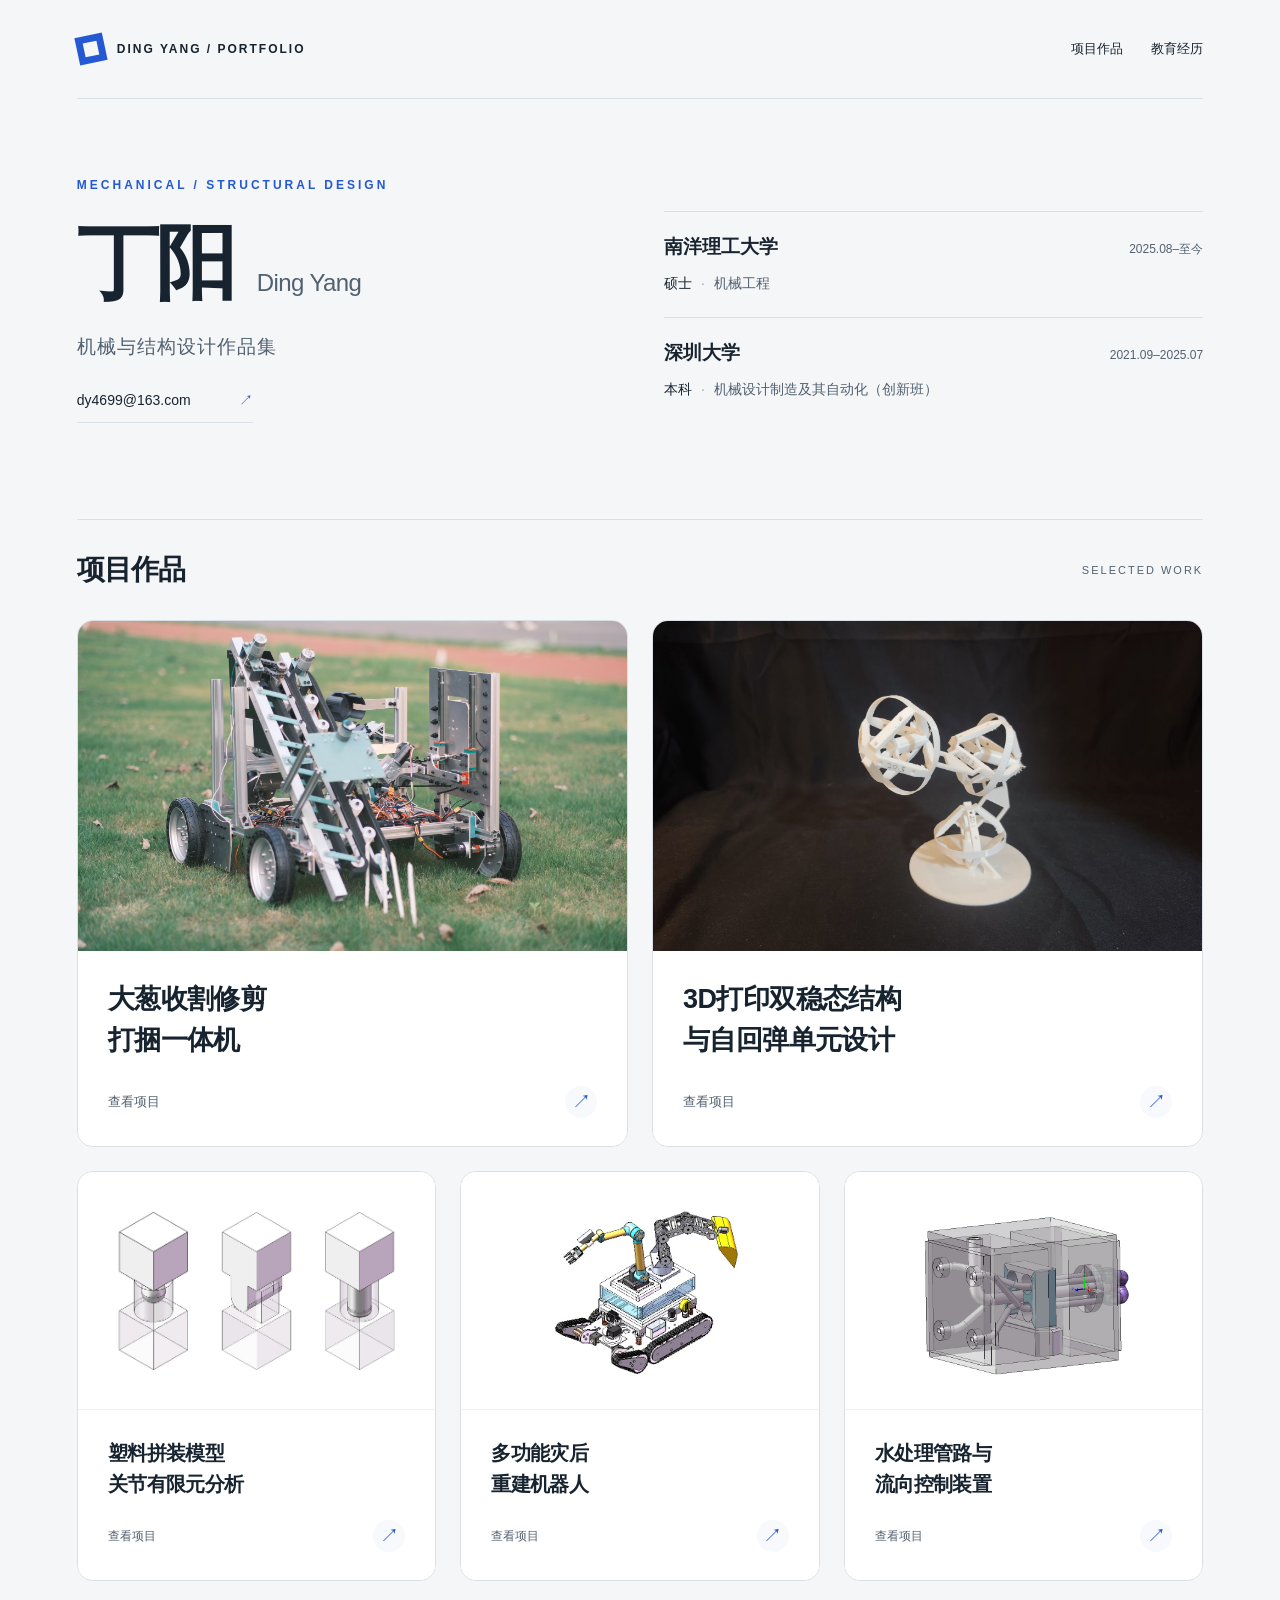
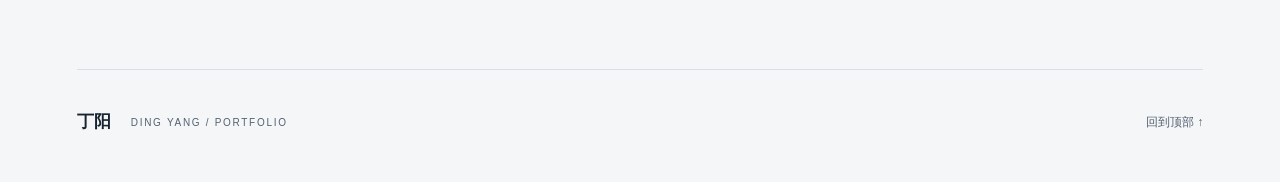
<file: index.html>
<!doctype html>
<html lang="zh-CN">
<head>
  <meta charset="utf-8">
  <meta name="viewport" content="width=device-width, initial-scale=1">
  <meta name="description" content="丁阳的机械与结构设计作品集。教育经历、项目作品及邮箱联系方式。">
  <title>丁阳 · 机械与结构设计作品集</title>
  <link rel="stylesheet" href="style.css?v=5">
  <link rel="stylesheet" href="home.css?v=8">
  <link rel="stylesheet" href="fea.css?v=5">
  <link rel="stylesheet" href="contest.css?v=5">
  <link rel="stylesheet" href="bistable.css?v=5">
<link rel="stylesheet" href="portfolio.css?v=2"><link rel="stylesheet" href="visual.css?v=20261017b"></head>
<body class="home-page"><a class="skip-link" href="#top">跳转到主要内容</a>
  <header class="home-topbar"><a class="home-brand" href="#top"><span class="brand-mark" aria-hidden="true"></span>DING YANG / PORTFOLIO</a><nav aria-label="首页导航"><a href="#projects">项目作品</a><a href="#education">教育经历</a></nav></header><main id="top">
    <section class="home-profile section-wrap">
      <div class="home-name"><p class="home-kicker">MECHANICAL / STRUCTURAL DESIGN</p><div class="home-name-heading"><h1>丁阳</h1><span class="home-name-en">Ding Yang</span></div><p class="home-descriptor">机械与结构设计作品集</p><a class="profile-email" id="contact" href="mailto:dy4699@163.com">dy4699@163.com</a></div>
      <div class="home-education" id="education" aria-label="学校与专业">
        <div class="education-entry"><div class="education-row"><h3>南洋理工大学</h3><time>2025.08–至今</time></div><p><span class="education-degree">硕士</span><span class="education-divider" aria-hidden="true"> · </span>机械工程</p></div>
        <div class="education-entry"><div class="education-row"><h3>深圳大学</h3><time>2021.09–2025.07</time></div><p><span class="education-degree">本科</span><span class="education-divider" aria-hidden="true"> · </span>机械设计制造及其自动化（创新班）</p></div>
      </div>
    </section>
    <section class="home-projects section-wrap" id="projects"><div class="home-projects-heading"><h2>项目作品</h2><span>SELECTED WORK</span></div>
      <a class="project-entry" href="scallion-harvester.html" aria-label="查看大葱收割修剪打捆一体机项目"><img src="assets__hero.jpg" alt="大葱收割修剪打捆一体机实物" fetchpriority="high"><div class="project-entry-copy"><h3>大葱收割修剪<br>打捆一体机</h3><span class="project-entry-link">查看项目<span aria-hidden="true">↗</span></span></div></a>
<a class="project-entry bistable-entry" href="bistable-structures.html" aria-label="查看双稳态结构与自回弹单元设计项目"><img src="assets__bistable__assembly-photo.jpg" alt="双稳态组合单元实物" loading="lazy"><div class="project-entry-copy"><h3>3D打印双稳态结构<br>与自回弹单元设计</h3><span class="project-entry-link">查看项目<span aria-hidden="true">↗</span></span></div></a>
      <div class="secondary-projects">
<a class="project-entry fea-entry" href="plastic-joint-fea.html" aria-label="查看塑料拼装模型关节有限元分析项目"><img src="assets__fea__cover.jpg?v=2" alt="球形关节、C型扣与桩—孔连接的三维模型" loading="lazy"><div class="project-entry-copy"><h3>塑料拼装模型<br>关节有限元分析</h3><span class="project-entry-link">查看项目<span aria-hidden="true">↗</span></span></div></a>
<a class="project-entry contest-entry" href="disaster-reconstruction-robot.html" aria-label="查看多功能灾后重建机器人项目"><img src="assets__contest__robot-whole.jpg" alt="多功能灾后重建机器人三维总装模型" loading="lazy"><div class="project-entry-copy"><h3>多功能灾后<br>重建机器人</h3><span class="project-entry-link">查看项目<span aria-hidden="true">↗</span></span></div></a>
<a class="project-entry contest-entry" href="additive-water-system.html" aria-label="查看水处理管路与流向控制装置项目"><img src="assets__contest__water-whole.jpg" alt="水处理管路与流向控制装置三维总装模型" loading="lazy"><div class="project-entry-copy"><h3>水处理管路与<br>流向控制装置</h3><span class="project-entry-link">查看项目<span aria-hidden="true">↗</span></span></div></a>
</div>
    </section>

  </main>
  <footer><a class="identity" href="#top">丁阳<span>DING YANG / PORTFOLIO</span></a><a class="text-link" href="#top">回到顶部 ↑</a></footer>
</body>
</html>
</file>
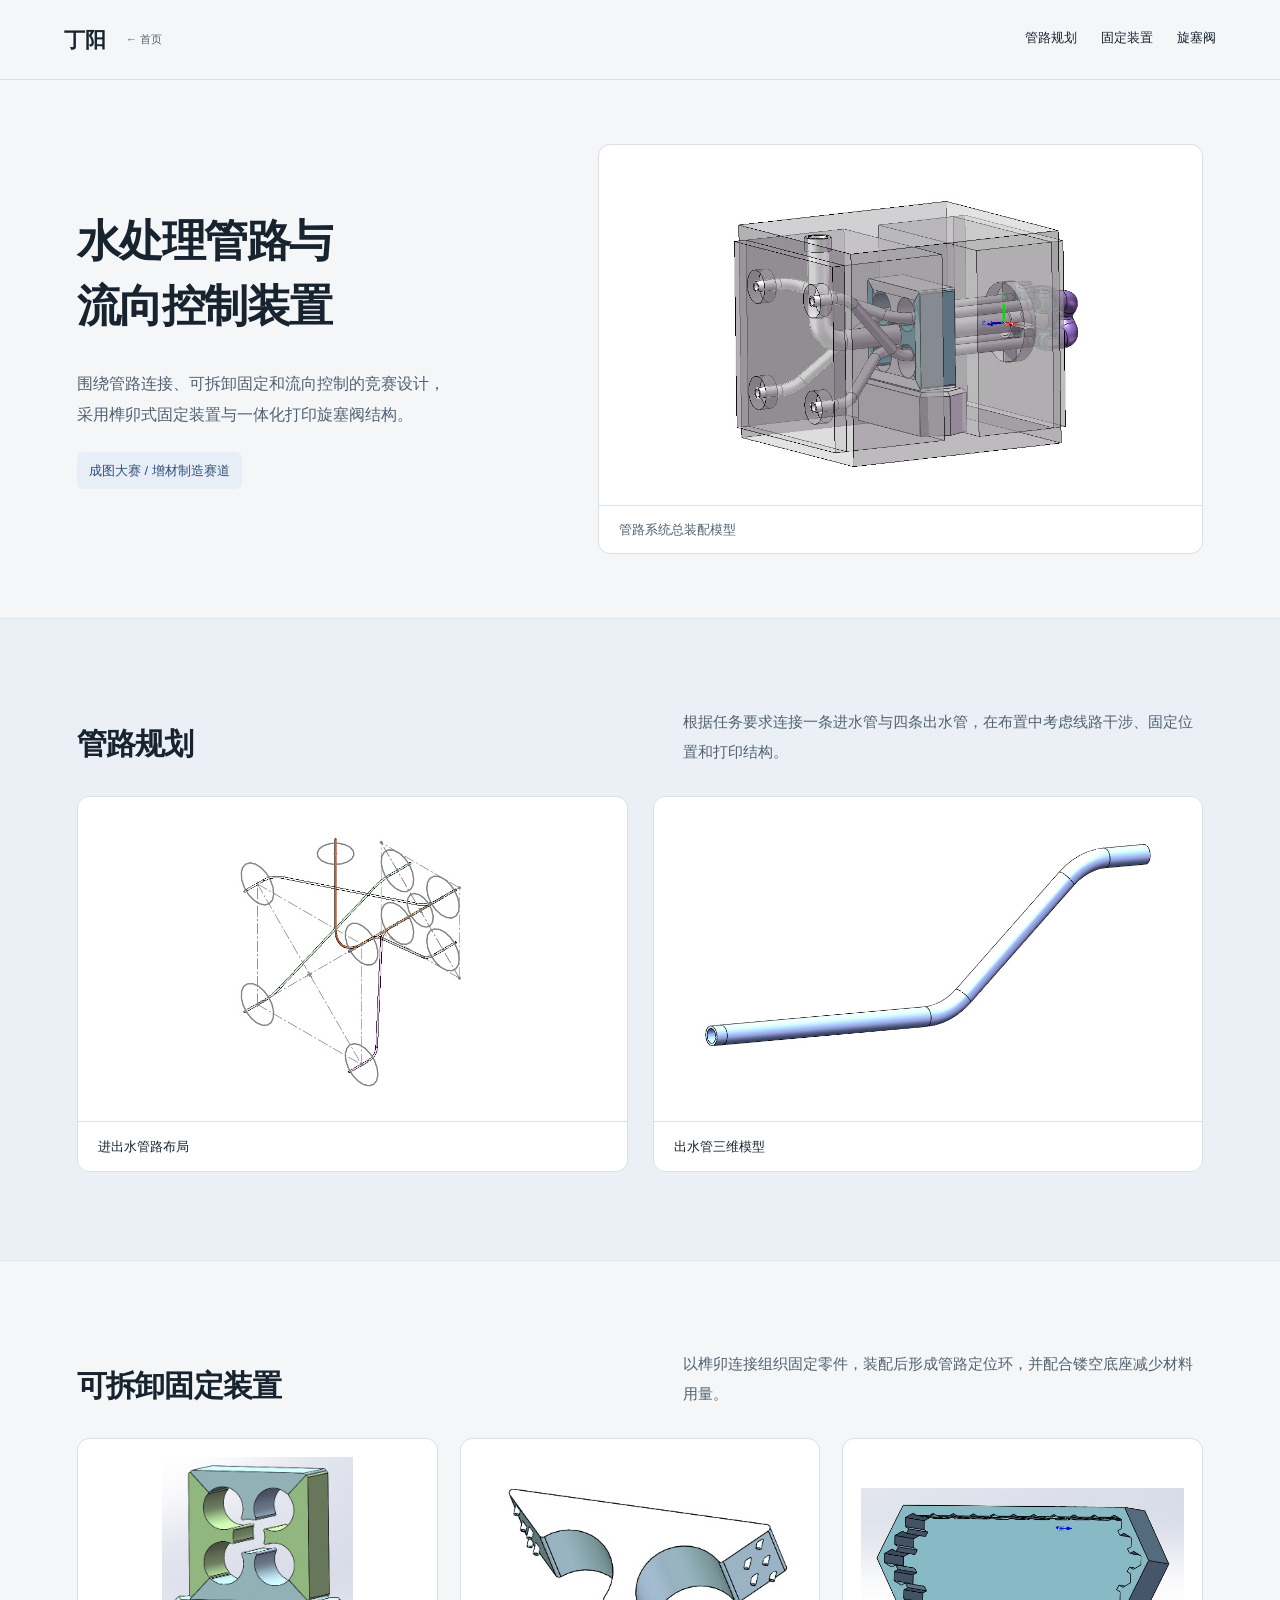
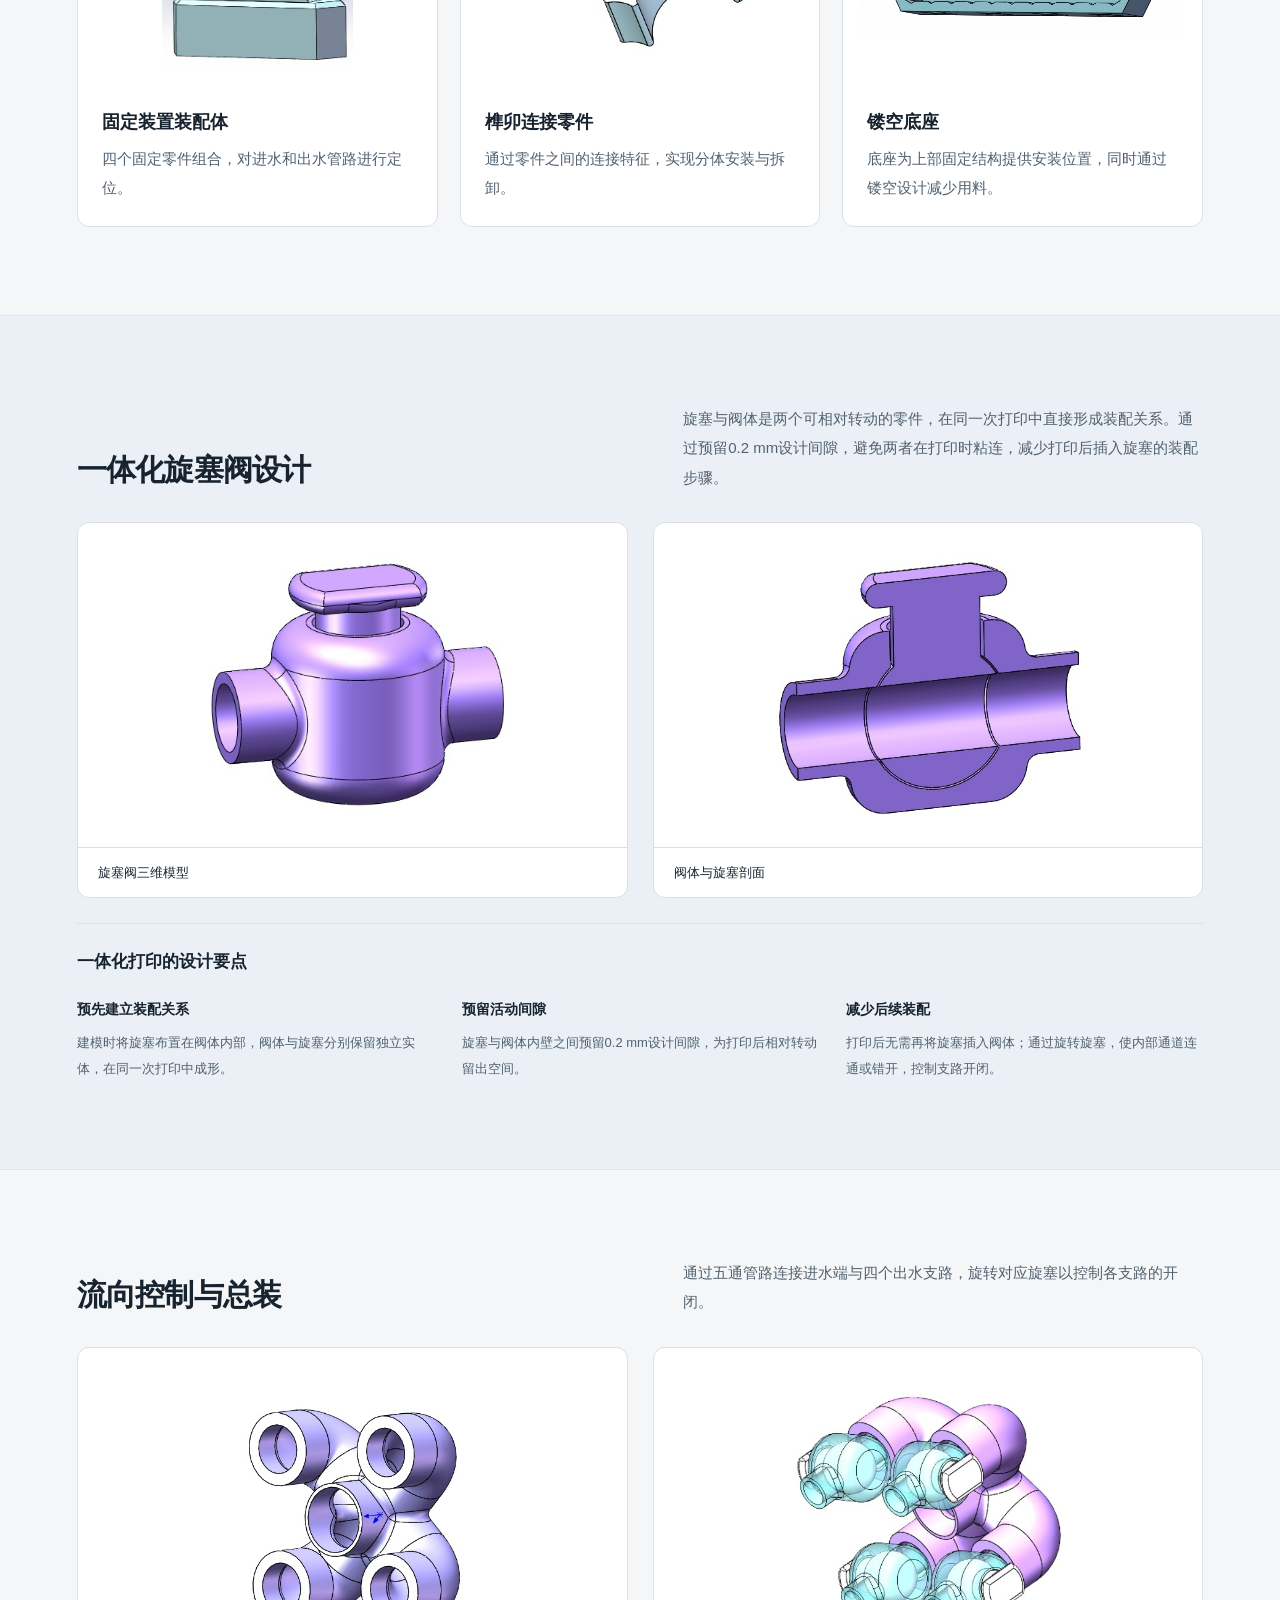
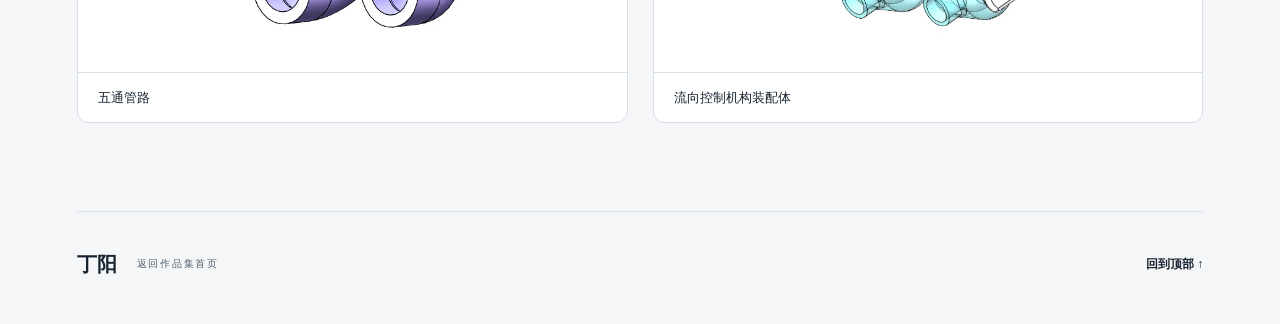
<file: additive-water-system.html>
<!doctype html><html lang="zh-CN"><head><meta charset="utf-8"><meta name="viewport" content="width=device-width, initial-scale=1"><meta name="description" content="水处理管路与流向控制装置：成图大赛项目作品展示。"><title>水处理管路与流向控制装置 · 丁阳作品集</title><link rel="stylesheet" href="style.css?v=5"><link rel="stylesheet" href="home.css?v=5"><link rel="stylesheet" href="contest.css?v=5"><link rel="stylesheet" href="portfolio.css?v=2"><link rel="stylesheet" href="visual.css?v=20261017b"></head><body class="project-page contest-page"><a class="skip-link" href="#top">跳转到主要内容</a><header class="header"><a class="identity" href="index.html" aria-label="返回作品集首页">丁阳<span>← 首页</span></a><nav aria-label="项目导航"><a href="#routing">管路规划</a><a href="#fixture">固定装置</a><a href="#valves">旋塞阀</a></nav></header><main id="top"><section class="contest-intro section-wrap"><div><h1>水处理管路与<br>流向控制装置</h1><p class="intro">围绕管路连接、可拆卸固定和流向控制的竞赛设计，采用榫卯式固定装置与一体化打印旋塞阀结构。</p><p class="contest-status">成图大赛 / 增材制造赛道</p></div><figure class="contest-cover"><button class="image-button" data-image="assets__contest__water-whole.jpg" data-caption="管路系统总装配模型" aria-label="放大管路系统总装配模型"><img src="assets__contest__water-whole.jpg" alt="管路系统总装配模型" loading="lazy"></button><figcaption>管路系统总装配模型</figcaption></figure></section><section id="routing" class="contest-band"><div class="contest-block section-wrap"><div class="contest-heading"><div><h2>管路规划</h2></div><p>根据任务要求连接一条进水管与四条出水管，在布置中考虑线路干涉、固定位置和打印结构。</p></div><div class="contest-pair"><figure><button class="image-button" data-image="assets__contest__water-routing.jpg" data-caption="进出水管路布局" aria-label="放大进出水管路布局"><img src="assets__contest__water-routing.jpg" alt="进出水管路布局" loading="lazy"></button><figcaption>进出水管路布局</figcaption></figure><figure><button class="image-button" data-image="assets__contest__water-outlet.jpg" data-caption="出水管三维模型" aria-label="放大出水管三维模型"><img src="assets__contest__water-outlet.jpg" alt="出水管三维模型" loading="lazy"></button><figcaption>出水管三维模型</figcaption></figure></div></div></section><section id="fixture"><div class="contest-block section-wrap"><div class="contest-heading"><div><h2>可拆卸固定装置</h2></div><p>以榫卯连接组织固定零件，装配后形成管路定位环，并配合镂空底座减少材料用量。</p></div><div class="contest-grid"><figure class="contest-card"><button class="image-button" data-image="assets__contest__water-fixture.jpg" data-caption="固定装置装配体" aria-label="放大固定装置装配体"><img src="assets__contest__water-fixture.jpg" alt="固定装置装配体" loading="lazy"></button><figcaption><h3>固定装置装配体</h3><p>四个固定零件组合，对进水和出水管路进行定位。</p></figcaption></figure><figure class="contest-card"><button class="image-button" data-image="assets__contest__water-fixture-top.jpg" data-caption="榫卯连接零件" aria-label="放大榫卯连接零件"><img src="assets__contest__water-fixture-top.jpg" alt="榫卯连接零件" loading="lazy"></button><figcaption><h3>榫卯连接零件</h3><p>通过零件之间的连接特征，实现分体安装与拆卸。</p></figcaption></figure><figure class="contest-card"><button class="image-button" data-image="assets__contest__water-base.jpg" data-caption="镂空底座" aria-label="放大镂空底座"><img src="assets__contest__water-base.jpg" alt="镂空底座" loading="lazy"></button><figcaption><h3>镂空底座</h3><p>底座为上部固定结构提供安装位置，同时通过镂空设计减少用料。</p></figcaption></figure></div></div></section><section id="valves" class="contest-band"><div class="contest-block section-wrap"><div class="contest-heading"><div><h2>一体化旋塞阀设计</h2></div><p>旋塞与阀体是两个可相对转动的零件，在同一次打印中直接形成装配关系。通过预留0.2 mm设计间隙，避免两者在打印时粘连，减少打印后插入旋塞的装配步骤。</p></div><div class="contest-pair"><figure><button class="image-button" data-image="assets__contest__water-valve.jpg" data-caption="旋塞阀三维模型" aria-label="放大旋塞阀三维模型"><img src="assets__contest__water-valve.jpg" alt="旋塞阀三维模型" loading="lazy"></button><figcaption>旋塞阀三维模型</figcaption></figure><figure><button class="image-button" data-image="assets__contest__water-valve-section.jpg" data-caption="阀体与旋塞剖面" aria-label="放大阀体与旋塞剖面"><img src="assets__contest__water-valve-section.jpg" alt="阀体与旋塞剖面" loading="lazy"></button><figcaption>阀体与旋塞剖面</figcaption></figure></div><div class="print-in-place"><h3>一体化打印的设计要点</h3><div class="print-points"><div><strong>预先建立装配关系</strong><p>建模时将旋塞布置在阀体内部，阀体与旋塞分别保留独立实体，在同一次打印中成形。</p></div><div><strong>预留活动间隙</strong><p>旋塞与阀体内壁之间预留0.2 mm设计间隙，为打印后相对转动留出空间。</p></div><div><strong>减少后续装配</strong><p>打印后无需再将旋塞插入阀体；通过旋转旋塞，使内部通道连通或错开，控制支路开闭。</p></div></div></div></div></section><section id="assembly"><div class="contest-block section-wrap"><div class="contest-heading"><div><h2>流向控制与总装</h2></div><p>通过五通管路连接进水端与四个出水支路，旋转对应旋塞以控制各支路的开闭。</p></div><div class="contest-pair"><figure><button class="image-button" data-image="assets__contest__water-manifold.jpg" data-caption="五通管路" aria-label="放大五通管路"><img src="assets__contest__water-manifold.jpg" alt="五通管路" loading="lazy"></button><figcaption>五通管路</figcaption></figure><figure><button class="image-button" data-image="assets__contest__water-flow-assembly.jpg" data-caption="流向控制机构装配体" aria-label="放大流向控制机构装配体"><img src="assets__contest__water-flow-assembly.jpg" alt="流向控制机构装配体" loading="lazy"></button><figcaption>流向控制机构装配体</figcaption></figure></div></div></section></main><footer><a class="identity" href="index.html">丁阳<span>返回作品集首页</span></a><a class="text-link" href="#top">回到顶部 ↑</a></footer><dialog id="lightbox" aria-label="图片放大查看"><div class="lightbox-bar"><p id="lightbox-caption"></p><div><a id="original-link" target="_blank" rel="noopener">打开原图</a><button id="close-lightbox" aria-label="关闭图片">关闭 ×</button></div></div><div class="lightbox-content"><img id="lightbox-image" alt=""></div></dialog><script src="app.js"></script></body></html>
</file>
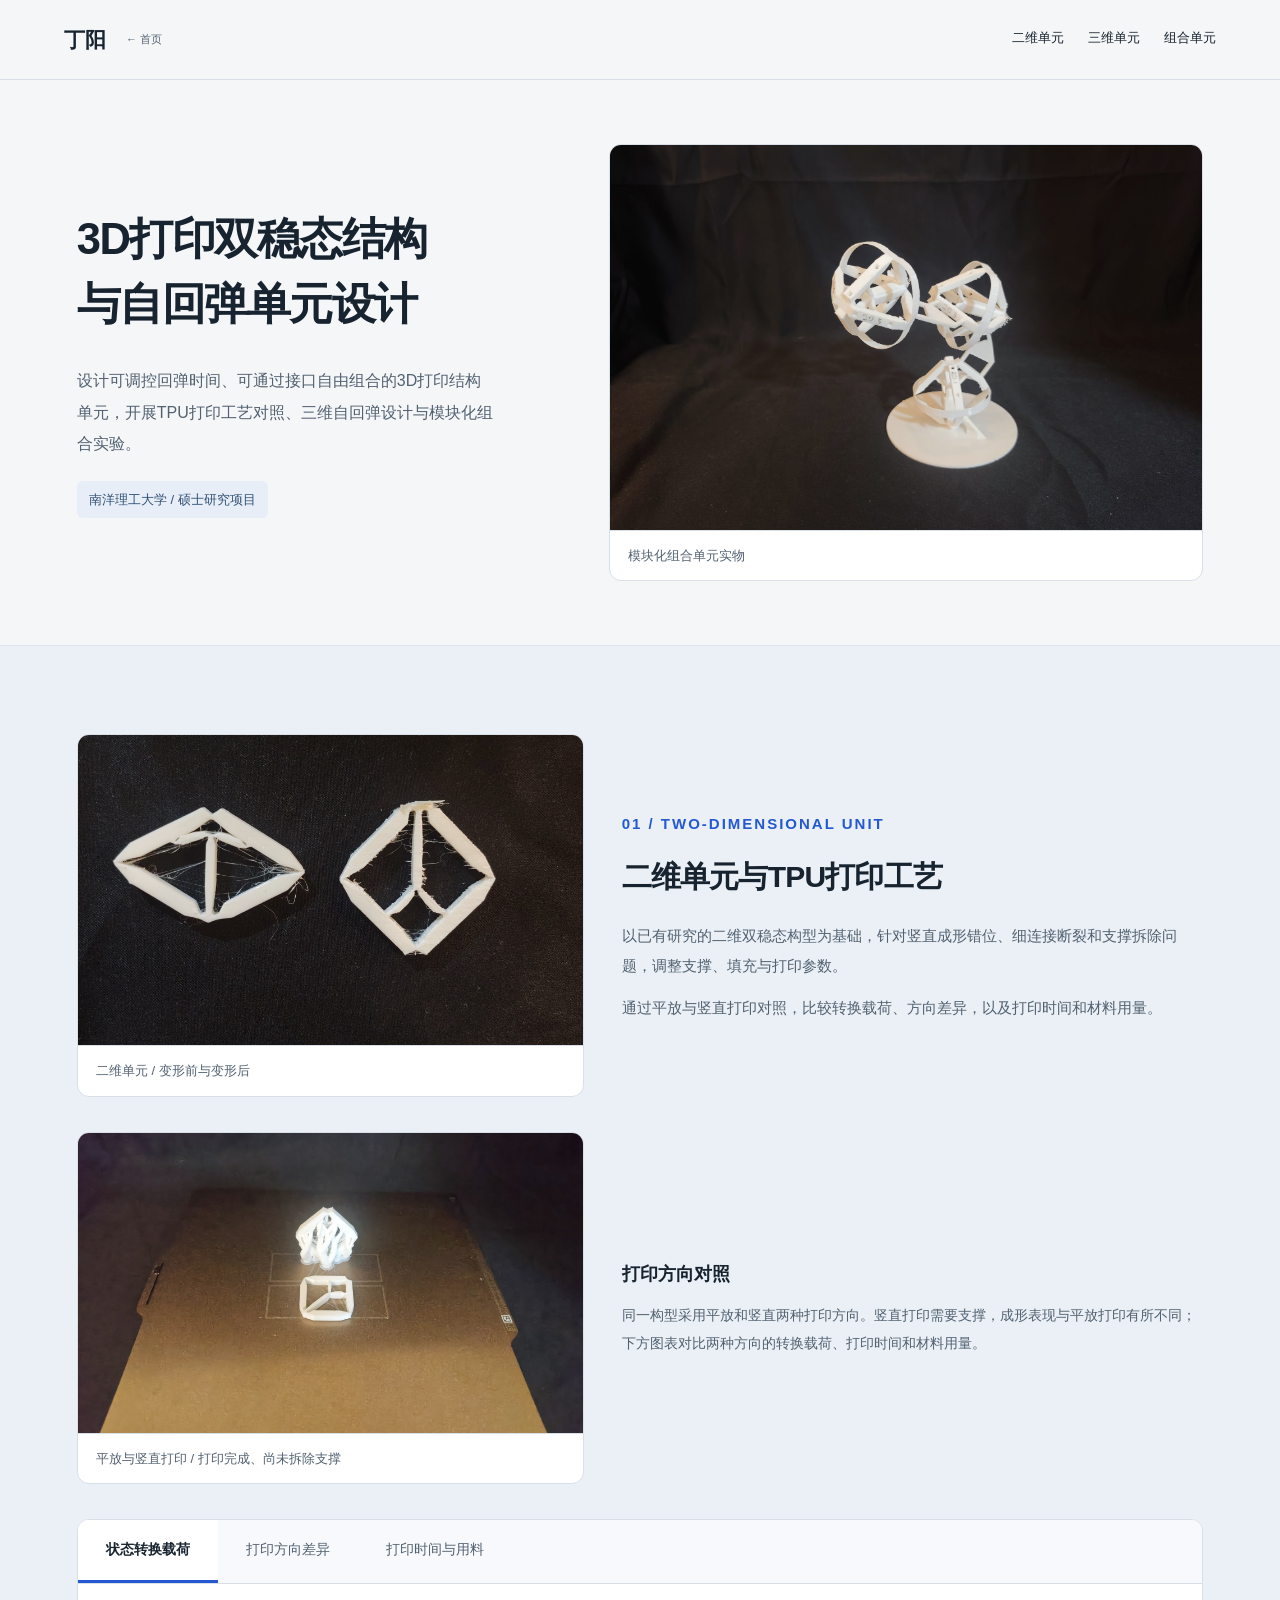
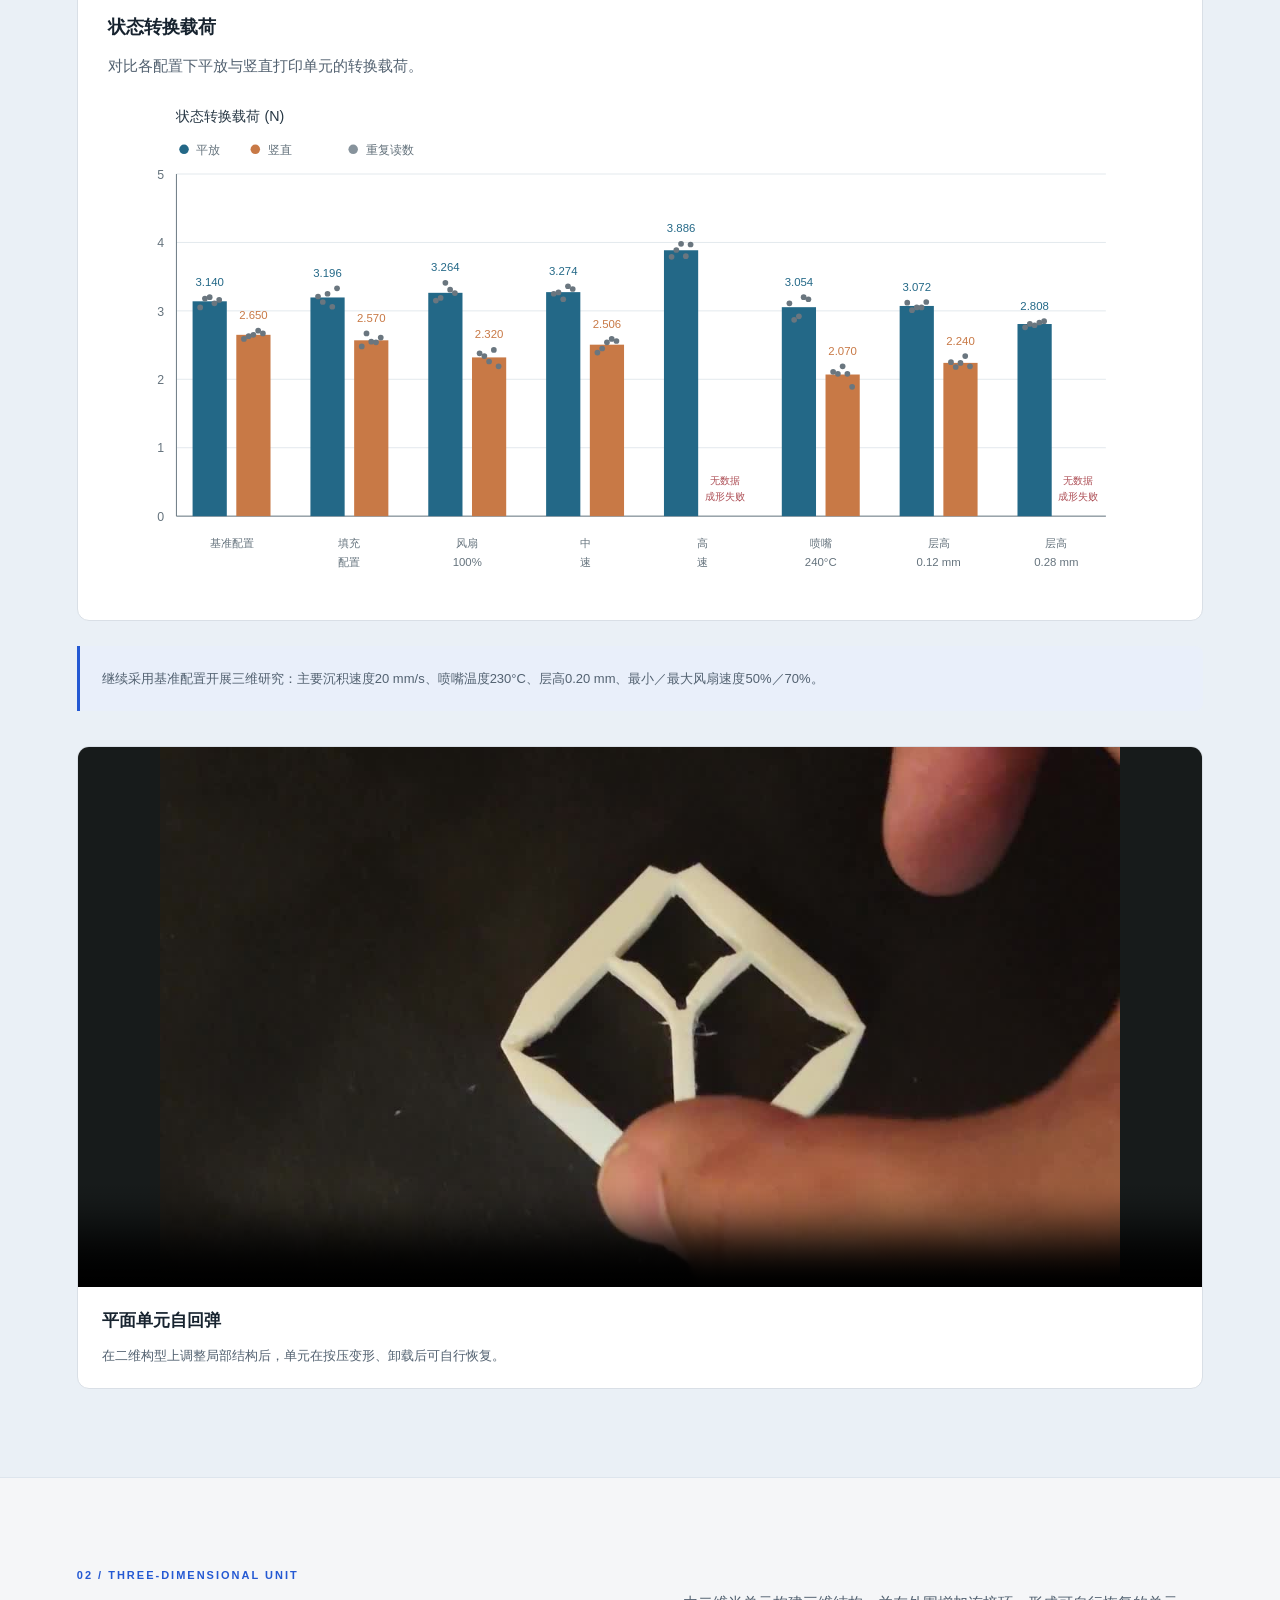
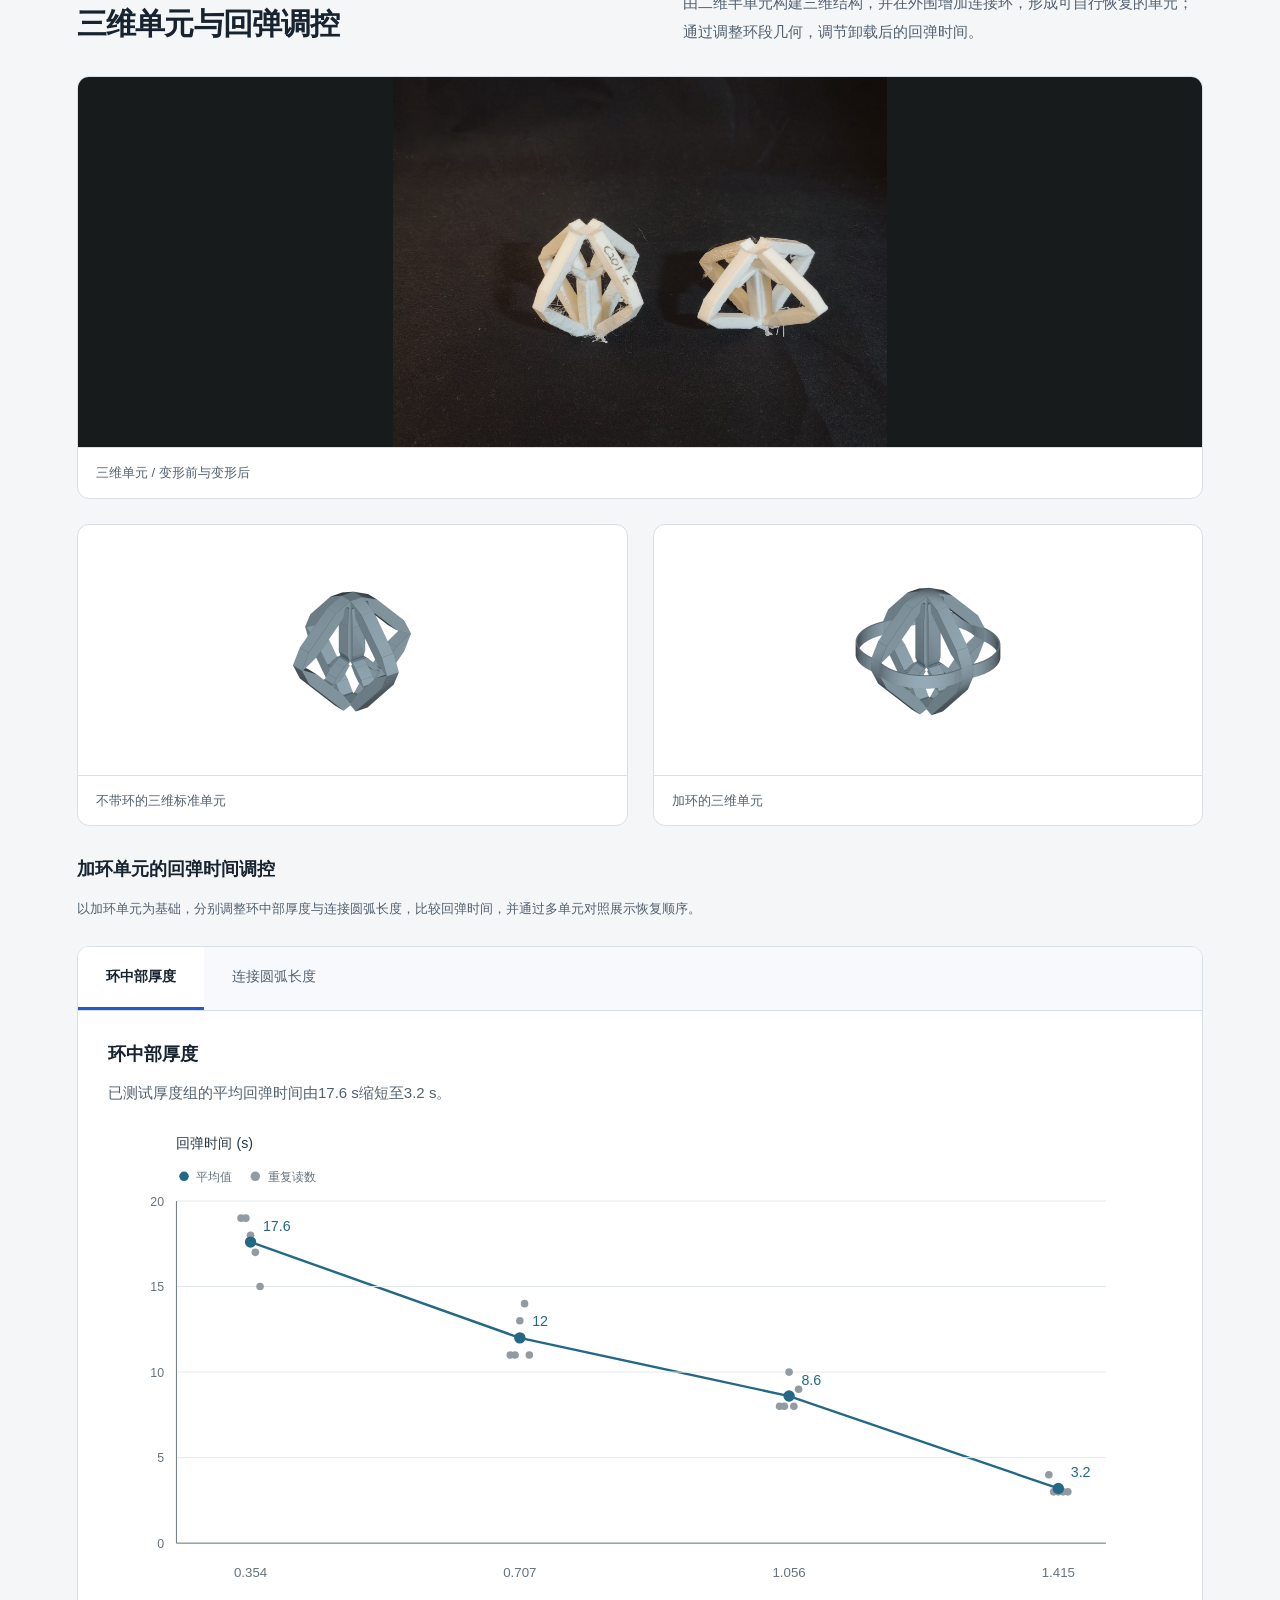
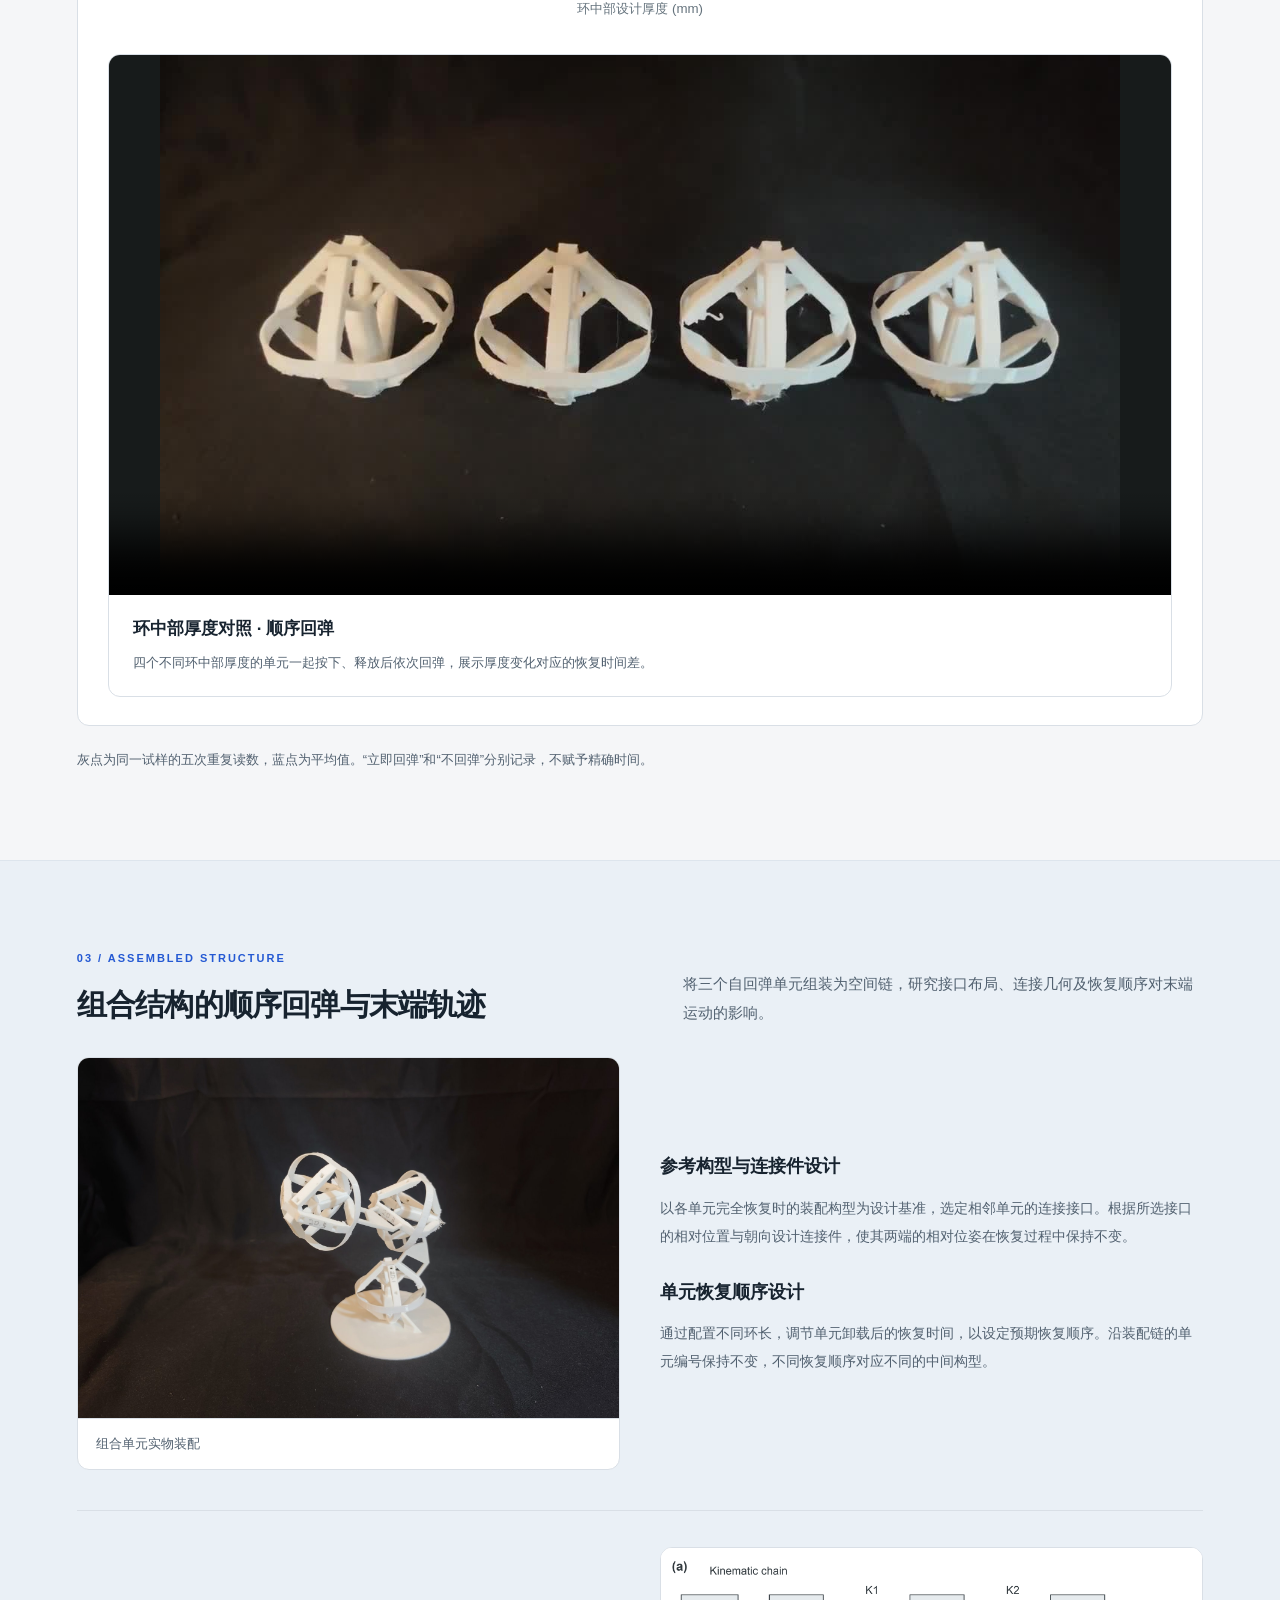
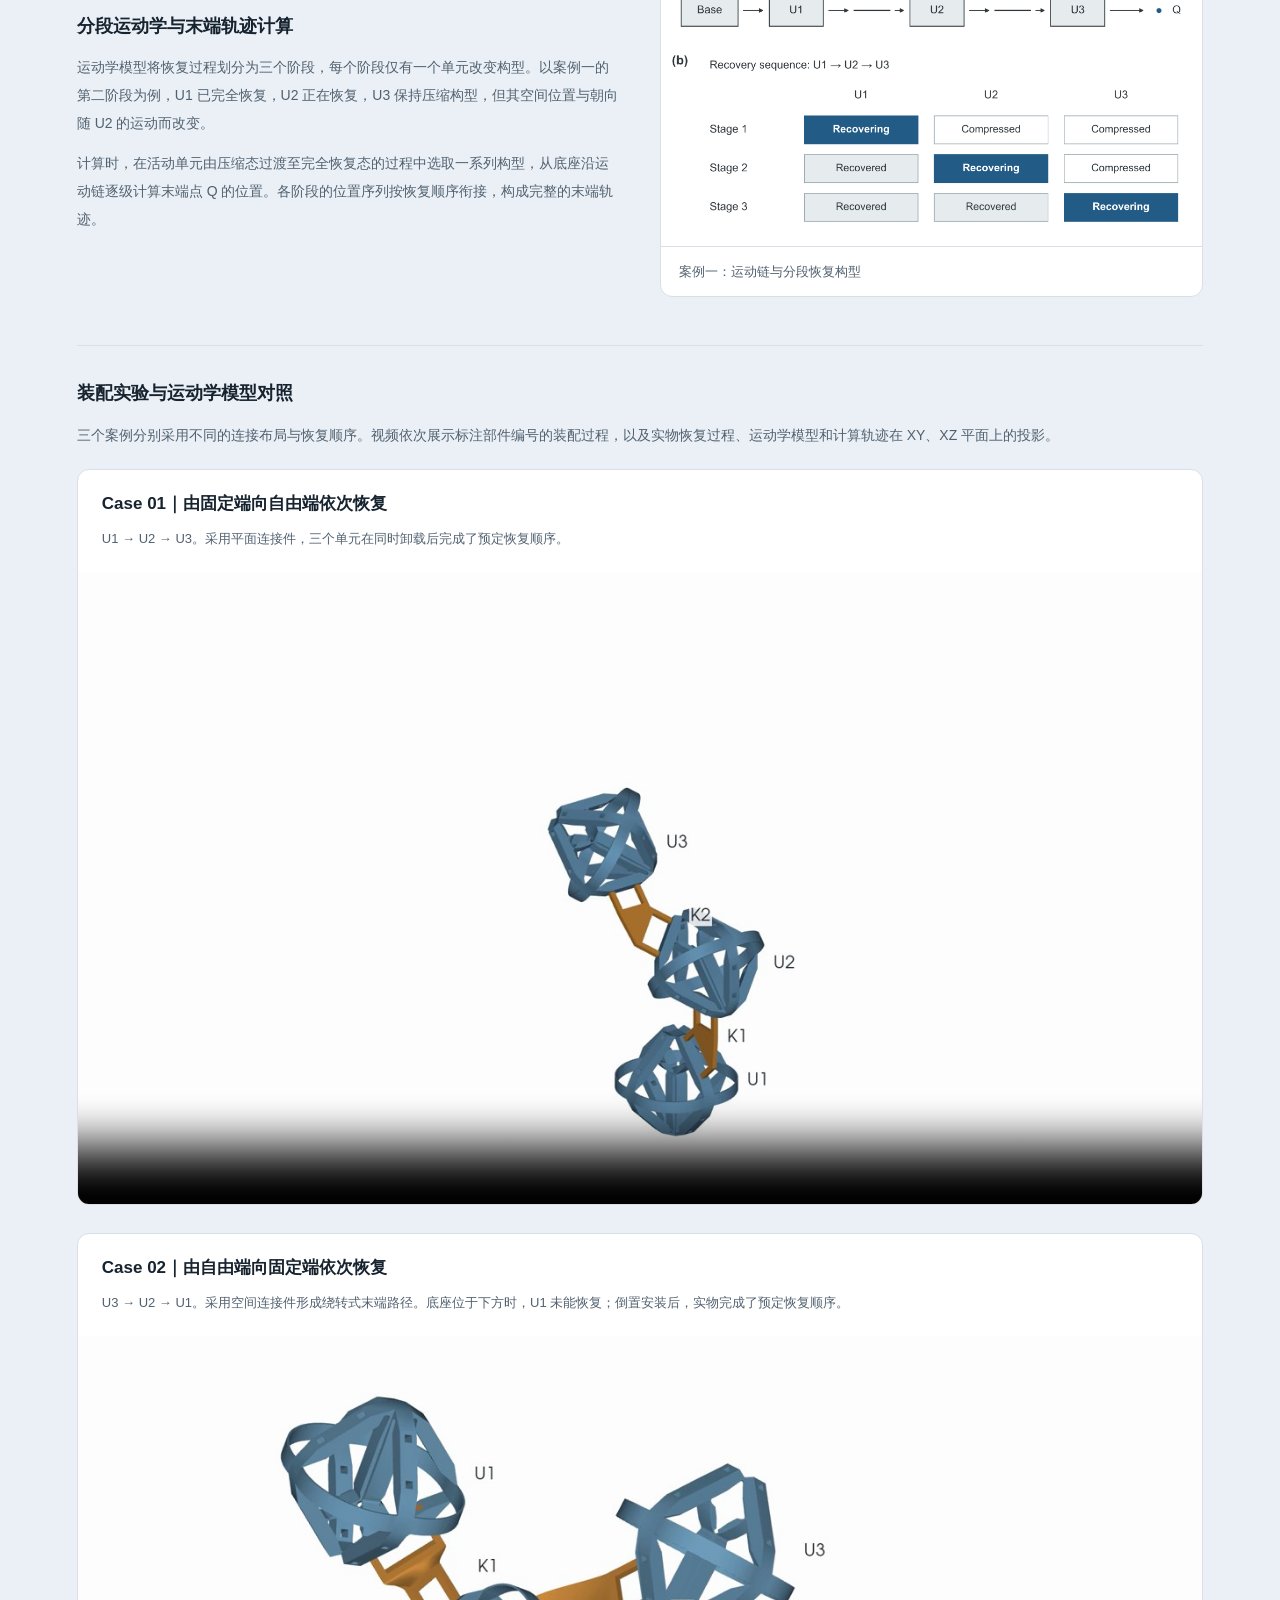
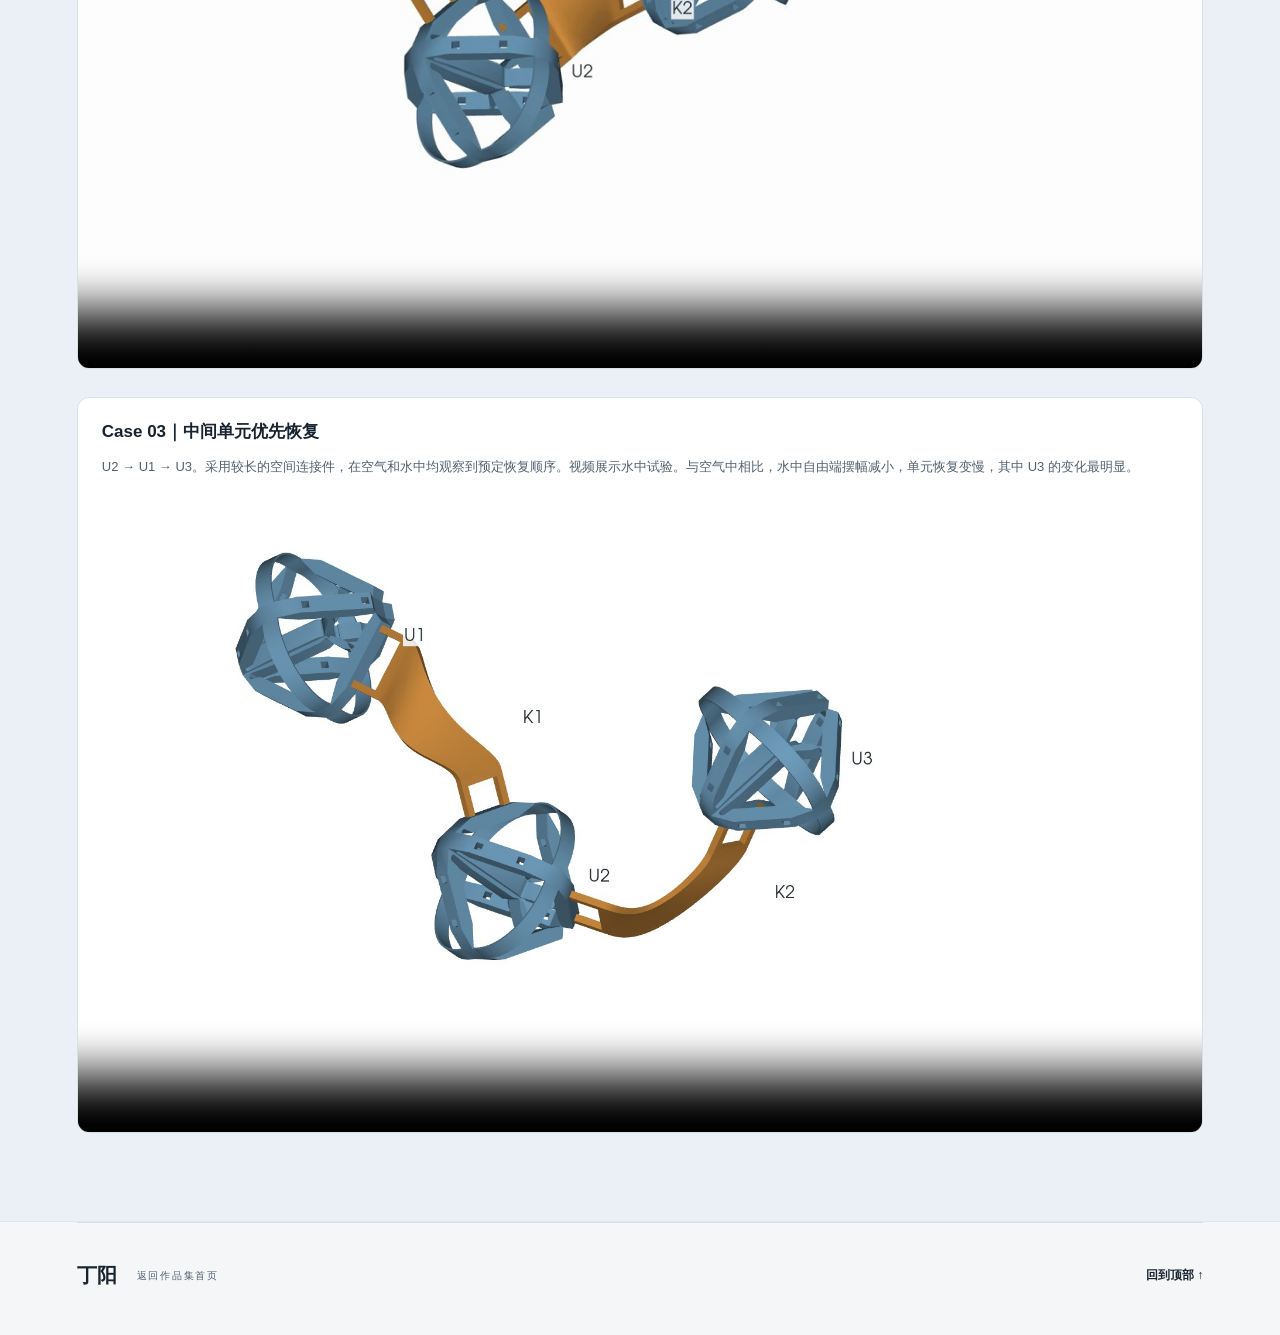
<file: bistable-structures.html>
<!doctype html><html lang="zh-CN"><head><meta charset="utf-8"><meta name="viewport" content="width=device-width, initial-scale=1"><meta name="description" content="3D打印双稳态结构与自回弹单元设计：硕士研究项目。"><title>双稳态结构与自回弹单元设计 · 丁阳作品集</title><link rel="stylesheet" href="style.css?v=5"><link rel="stylesheet" href="home.css?v=5"><link rel="stylesheet" href="contest.css?v=5"><link rel="stylesheet" href="bistable.css?v=7"><link rel="stylesheet" href="portfolio.css?v=2"><link rel="stylesheet" href="visual.css?v=20261017b"></head><body class="project-page"><a class="skip-link" href="#top">跳转到主要内容</a><header class="header"><a class="identity" href="index.html" aria-label="返回作品集首页">丁阳<span>← 首页</span></a><nav aria-label="项目导航"><a href="#printing">二维单元</a><a href="#response">三维单元</a><a href="#assembly">组合单元</a></nav></header><main id="top">
<section class="bistable-hero section-wrap"><div><h1>3D打印双稳态结构<br>与自回弹单元设计</h1><p class="intro">设计可调控回弹时间、可通过接口自由组合的3D打印结构单元，开展TPU打印工艺对照、三维自回弹设计与模块化组合实验。</p><p class="contest-status">南洋理工大学 / 硕士研究项目</p></div><figure class="bistable-photo bistable-cover-photo"><button class="image-button" data-image="assets__bistable__assembly-photo.jpg" data-caption="模块化组合单元实物" aria-label="放大模块化组合单元实物"><img src="assets__bistable__assembly-photo.jpg" alt="模块化组合单元实物" loading="lazy"></button><figcaption>模块化组合单元实物</figcaption></figure></section>
<section class="contest-band" id="printing"><div class="contest-block section-wrap"><div class="bistable-stage-intro"><figure class="bistable-photo "><button class="image-button" data-image="assets__bistable__states-2d.jpg" data-caption="二维单元 / 变形前与变形后" aria-label="放大二维单元 / 变形前与变形后"><img src="assets__bistable__states-2d.jpg" alt="二维单元 / 变形前与变形后" loading="lazy"></button><figcaption>二维单元 / 变形前与变形后</figcaption></figure><div><p class="eyebrow">01 / TWO-DIMENSIONAL UNIT</p><h2>二维单元与TPU打印工艺</h2><p>以已有研究的二维双稳态构型为基础，针对竖直成形错位、细连接断裂和支撑拆除问题，调整支撑、填充与打印参数。</p><p>通过平放与竖直打印对照，比较转换载荷、方向差异，以及打印时间和材料用量。</p></div></div><div class="bistable-evidence-grid"><figure class="bistable-photo "><button class="image-button" data-image="assets__bistable__printing-photo.jpg" data-caption="平放与竖直打印 / 打印完成、尚未拆除支撑" aria-label="放大平放与竖直打印 / 打印完成、尚未拆除支撑"><img src="assets__bistable__printing-photo.jpg" alt="平放与竖直打印 / 打印完成、尚未拆除支撑" loading="lazy"></button><figcaption>平放与竖直打印 / 打印完成、尚未拆除支撑</figcaption></figure><div class="bistable-evidence-copy"><h3>打印方向对照</h3><p>同一构型采用平放和竖直两种打印方向。竖直打印需要支撑，成形表现与平放打印有所不同；下方图表对比两种方向的转换载荷、打印时间和材料用量。</p></div></div><div class="chart-tabs" data-chart-tabs><div class="chart-tab-list" role="tablist" aria-label="二维打印工艺图表选择"><button type="button" role="tab" id="tab-load" aria-controls="panel-load" aria-selected="true" tabindex="0">状态转换载荷</button><button type="button" role="tab" id="tab-direction" aria-controls="panel-direction" aria-selected="false" tabindex="-1">打印方向差异</button><button type="button" role="tab" id="tab-manufacturing" aria-controls="panel-manufacturing" aria-selected="false" tabindex="-1">打印时间与用料</button></div><section role="tabpanel" id="panel-load" aria-labelledby="tab-load"><h3>状态转换载荷</h3><p class="chart-description">对比各配置下平放与竖直打印单元的转换载荷。</p><div class="native-chart"><svg xmlns="http://www.w3.org/2000/svg" role="img" aria-label="2D state-transition load by printing configuration" viewBox="0 0 1120 530"><title>2D state-transition load by printing configuration</title><rect width="1120" height="530" fill="white"/><g font-family="Arial,Helvetica,sans-serif"><text x="72.00" y="24.00" font-size="15" fill="#273744" text-anchor="start">状态转换载荷 (N)</text><line x1="72" y1="440.0" x2="1050" y2="440.0" stroke="#e2e8ed" stroke-width="1"/><text x="59.00" y="445.00" font-size="13" fill="#65737d" text-anchor="end">0</text><line x1="72" y1="368.0" x2="1050" y2="368.0" stroke="#e2e8ed" stroke-width="1"/><text x="59.00" y="373.00" font-size="13" fill="#65737d" text-anchor="end">1</text><line x1="72" y1="296.0" x2="1050" y2="296.0" stroke="#e2e8ed" stroke-width="1"/><text x="59.00" y="301.00" font-size="13" fill="#65737d" text-anchor="end">2</text><line x1="72" y1="224.0" x2="1050" y2="224.0" stroke="#e2e8ed" stroke-width="1"/><text x="59.00" y="229.00" font-size="13" fill="#65737d" text-anchor="end">3</text><line x1="72" y1="152.0" x2="1050" y2="152.0" stroke="#e2e8ed" stroke-width="1"/><text x="59.00" y="157.00" font-size="13" fill="#65737d" text-anchor="end">4</text><line x1="72" y1="80.0" x2="1050" y2="80.0" stroke="#e2e8ed" stroke-width="1"/><text x="59.00" y="85.00" font-size="13" fill="#65737d" text-anchor="end">5</text><line x1="72" y1="80" x2="72" y2="440" stroke="#65737d" stroke-width="1"/><line x1="72" y1="440" x2="1050" y2="440" stroke="#65737d" stroke-width="1"/><circle cx="80" cy="54" r="5" fill="#236887"><title></title></circle><text x="93.00" y="59.00" font-size="13" fill="#65737d" text-anchor="start">平放</text><circle cx="155" cy="54" r="5" fill="#c87946"><title></title></circle><text x="168.00" y="59.00" font-size="13" fill="#65737d" text-anchor="start">竖直</text><circle cx="258" cy="54" r="5" fill="#87939c"><title></title></circle><text x="271.00" y="59.00" font-size="13" fill="#65737d" text-anchor="start">重复读数</text><rect x="89" y="213.92" width="36" height="226.08" fill="#236887"><title>Baseline, Flat: 3.140 N</title></rect><circle cx="97" cy="220.4" r="3" fill="#6a767f"><title>Reading 1: 3.05 N</title></circle><circle cx="102" cy="211.04" r="3" fill="#6a767f"><title>Reading 2: 3.18 N</title></circle><circle cx="107" cy="209.6" r="3" fill="#6a767f"><title>Reading 3: 3.20 N</title></circle><circle cx="112" cy="216.08" r="3" fill="#6a767f"><title>Reading 4: 3.11 N</title></circle><circle cx="117" cy="212.48" r="3" fill="#6a767f"><title>Reading 5: 3.16 N</title></circle><text x="107.00" y="197.60" font-size="12" fill="#236887" text-anchor="middle">3.140</text><rect x="135" y="249.2" width="36" height="190.8" fill="#c87946"><title>Baseline, Vertical: 2.650 N</title></rect><circle cx="143" cy="253.51999999999998" r="3" fill="#6a767f"><title>Reading 1: 2.59 N</title></circle><circle cx="148" cy="250.64" r="3" fill="#6a767f"><title>Reading 2: 2.63 N</title></circle><circle cx="153" cy="249.2" r="3" fill="#6a767f"><title>Reading 3: 2.65 N</title></circle><circle cx="158" cy="244.88" r="3" fill="#6a767f"><title>Reading 4: 2.71 N</title></circle><circle cx="163" cy="247.76" r="3" fill="#6a767f"><title>Reading 5: 2.67 N</title></circle><text x="153.00" y="232.88" font-size="12" fill="#c87946" text-anchor="middle">2.650</text><text x="130.00" y="472.00" font-size="12" fill="#65737d" text-anchor="middle">基准配置</text><text x="130.00" y="492.00" font-size="12" fill="#65737d" text-anchor="middle"></text><rect x="213" y="209.888" width="36" height="230.112" fill="#236887"><title>Infill configuration, Flat: 3.196 N</title></rect><circle cx="221" cy="208.88" r="3" fill="#6a767f"><title>Reading 1: 3.21 N</title></circle><circle cx="226" cy="214.64" r="3" fill="#6a767f"><title>Reading 2: 3.13 N</title></circle><circle cx="231" cy="206.0" r="3" fill="#6a767f"><title>Reading 3: 3.25 N</title></circle><circle cx="236" cy="219.68" r="3" fill="#6a767f"><title>Reading 4: 3.06 N</title></circle><circle cx="241" cy="200.23999999999998" r="3" fill="#6a767f"><title>Reading 5: 3.33 N</title></circle><text x="231.00" y="188.24" font-size="12" fill="#236887" text-anchor="middle">3.196</text><rect x="259" y="254.96" width="36" height="185.04" fill="#c87946"><title>Infill configuration, Vertical: 2.570 N</title></rect><circle cx="267" cy="261.44" r="3" fill="#6a767f"><title>Reading 1: 2.48 N</title></circle><circle cx="272" cy="247.76" r="3" fill="#6a767f"><title>Reading 2: 2.67 N</title></circle><circle cx="277" cy="256.4" r="3" fill="#6a767f"><title>Reading 3: 2.55 N</title></circle><circle cx="282" cy="257.12" r="3" fill="#6a767f"><title>Reading 4: 2.54 N</title></circle><circle cx="287" cy="252.07999999999998" r="3" fill="#6a767f"><title>Reading 5: 2.61 N</title></circle><text x="277.00" y="235.76" font-size="12" fill="#c87946" text-anchor="middle">2.570</text><text x="254.00" y="472.00" font-size="12" fill="#65737d" text-anchor="middle">填充</text><text x="254.00" y="492.00" font-size="12" fill="#65737d" text-anchor="middle">配置</text><rect x="337" y="204.99200000000002" width="36" height="235.00799999999998" fill="#236887"><title>Fan 100%, Flat: 3.264 N</title></rect><circle cx="345" cy="213.2" r="3" fill="#6a767f"><title>Reading 1: 3.15 N</title></circle><circle cx="350" cy="210.32" r="3" fill="#6a767f"><title>Reading 2: 3.19 N</title></circle><circle cx="355" cy="194.48" r="3" fill="#6a767f"><title>Reading 3: 3.41 N</title></circle><circle cx="360" cy="201.67999999999998" r="3" fill="#6a767f"><title>Reading 4: 3.31 N</title></circle><circle cx="365" cy="205.28000000000003" r="3" fill="#6a767f"><title>Reading 5: 3.26 N</title></circle><text x="355.00" y="182.48" font-size="12" fill="#236887" text-anchor="middle">3.264</text><rect x="383" y="272.96000000000004" width="36" height="167.03999999999996" fill="#c87946"><title>Fan 100%, Vertical: 2.320 N</title></rect><circle cx="391" cy="268.64" r="3" fill="#6a767f"><title>Reading 1: 2.38 N</title></circle><circle cx="396" cy="271.52" r="3" fill="#6a767f"><title>Reading 2: 2.34 N</title></circle><circle cx="401" cy="277.28000000000003" r="3" fill="#6a767f"><title>Reading 3: 2.26 N</title></circle><circle cx="406" cy="265.03999999999996" r="3" fill="#6a767f"><title>Reading 4: 2.43 N</title></circle><circle cx="411" cy="282.32" r="3" fill="#6a767f"><title>Reading 5: 2.19 N</title></circle><text x="401.00" y="253.04" font-size="12" fill="#c87946" text-anchor="middle">2.320</text><text x="378.00" y="472.00" font-size="12" fill="#65737d" text-anchor="middle">风扇</text><text x="378.00" y="492.00" font-size="12" fill="#65737d" text-anchor="middle">100%</text><rect x="461" y="204.272" width="36" height="235.728" fill="#236887"><title>Medium speed, Flat: 3.274 N</title></rect><circle cx="469" cy="206.0" r="3" fill="#6a767f"><title>Reading 1: 3.25 N</title></circle><circle cx="474" cy="204.56" r="3" fill="#6a767f"><title>Reading 2: 3.27 N</title></circle><circle cx="479" cy="211.76" r="3" fill="#6a767f"><title>Reading 3: 3.17 N</title></circle><circle cx="484" cy="198.08" r="3" fill="#6a767f"><title>Reading 4: 3.36 N</title></circle><circle cx="489" cy="200.96000000000004" r="3" fill="#6a767f"><title>Reading 5: 3.32 N</title></circle><text x="479.00" y="186.08" font-size="12" fill="#236887" text-anchor="middle">3.274</text><rect x="507" y="259.568" width="36" height="180.43200000000002" fill="#c87946"><title>Medium speed, Vertical: 2.506 N</title></rect><circle cx="515" cy="267.91999999999996" r="3" fill="#6a767f"><title>Reading 1: 2.39 N</title></circle><circle cx="520" cy="263.6" r="3" fill="#6a767f"><title>Reading 2: 2.45 N</title></circle><circle cx="525" cy="257.12" r="3" fill="#6a767f"><title>Reading 3: 2.54 N</title></circle><circle cx="530" cy="253.51999999999998" r="3" fill="#6a767f"><title>Reading 4: 2.59 N</title></circle><circle cx="535" cy="255.68" r="3" fill="#6a767f"><title>Reading 5: 2.56 N</title></circle><text x="525.00" y="241.52" font-size="12" fill="#c87946" text-anchor="middle">2.506</text><text x="502.00" y="472.00" font-size="12" fill="#65737d" text-anchor="middle">中</text><text x="502.00" y="492.00" font-size="12" fill="#65737d" text-anchor="middle">速</text><rect x="585" y="160.20800000000003" width="36" height="279.792" fill="#236887"><title>High speed, Flat: 3.886 N</title></rect><circle cx="593" cy="167.12" r="3" fill="#6a767f"><title>Reading 1: 3.79 N</title></circle><circle cx="598" cy="159.92000000000002" r="3" fill="#6a767f"><title>Reading 2: 3.89 N</title></circle><circle cx="603" cy="153.44" r="3" fill="#6a767f"><title>Reading 3: 3.98 N</title></circle><circle cx="608" cy="166.39999999999998" r="3" fill="#6a767f"><title>Reading 4: 3.80 N</title></circle><circle cx="613" cy="154.15999999999997" r="3" fill="#6a767f"><title>Reading 5: 3.97 N</title></circle><text x="603.00" y="141.44" font-size="12" fill="#236887" text-anchor="middle">3.886</text><text x="649.00" y="406.00" font-size="11" fill="#ad4e55" text-anchor="middle">无数据</text><text x="649.00" y="423.00" font-size="11" fill="#ad4e55" text-anchor="middle">成形失败</text><text x="626.00" y="472.00" font-size="12" fill="#65737d" text-anchor="middle">高</text><text x="626.00" y="492.00" font-size="12" fill="#65737d" text-anchor="middle">速</text><rect x="709" y="220.112" width="36" height="219.888" fill="#236887"><title>Nozzle 240°C, Flat: 3.054 N</title></rect><circle cx="717" cy="216.08" r="3" fill="#6a767f"><title>Reading 1: 3.11 N</title></circle><circle cx="722" cy="233.35999999999999" r="3" fill="#6a767f"><title>Reading 2: 2.87 N</title></circle><circle cx="727" cy="229.76000000000002" r="3" fill="#6a767f"><title>Reading 3: 2.92 N</title></circle><circle cx="732" cy="209.6" r="3" fill="#6a767f"><title>Reading 4: 3.20 N</title></circle><circle cx="737" cy="211.76" r="3" fill="#6a767f"><title>Reading 5: 3.17 N</title></circle><text x="727.00" y="197.60" font-size="12" fill="#236887" text-anchor="middle">3.054</text><rect x="755" y="290.96000000000004" width="36" height="149.03999999999996" fill="#c87946"><title>Nozzle 240°C, Vertical: 2.070 N</title></rect><circle cx="763" cy="288.08000000000004" r="3" fill="#6a767f"><title>Reading 1: 2.11 N</title></circle><circle cx="768" cy="290.24" r="3" fill="#6a767f"><title>Reading 2: 2.08 N</title></circle><circle cx="773" cy="282.32" r="3" fill="#6a767f"><title>Reading 3: 2.19 N</title></circle><circle cx="778" cy="290.24" r="3" fill="#6a767f"><title>Reading 4: 2.08 N</title></circle><circle cx="783" cy="303.91999999999996" r="3" fill="#6a767f"><title>Reading 5: 1.89 N</title></circle><text x="773.00" y="270.32" font-size="12" fill="#c87946" text-anchor="middle">2.070</text><text x="750.00" y="472.00" font-size="12" fill="#65737d" text-anchor="middle">喷嘴</text><text x="750.00" y="492.00" font-size="12" fill="#65737d" text-anchor="middle">240°C</text><rect x="833" y="218.81599999999997" width="36" height="221.18400000000003" fill="#236887"><title>Layer 0.12 mm, Flat: 3.072 N</title></rect><circle cx="841" cy="215.36" r="3" fill="#6a767f"><title>Reading 1: 3.12 N</title></circle><circle cx="846" cy="223.28" r="3" fill="#6a767f"><title>Reading 2: 3.01 N</title></circle><circle cx="851" cy="220.4" r="3" fill="#6a767f"><title>Reading 3: 3.05 N</title></circle><circle cx="856" cy="220.4" r="3" fill="#6a767f"><title>Reading 4: 3.05 N</title></circle><circle cx="861" cy="214.64" r="3" fill="#6a767f"><title>Reading 5: 3.13 N</title></circle><text x="851.00" y="202.64" font-size="12" fill="#236887" text-anchor="middle">3.072</text><rect x="879" y="278.71999999999997" width="36" height="161.28000000000003" fill="#c87946"><title>Layer 0.12 mm, Vertical: 2.240 N</title></rect><circle cx="887" cy="278.0" r="3" fill="#6a767f"><title>Reading 1: 2.25 N</title></circle><circle cx="892" cy="283.03999999999996" r="3" fill="#6a767f"><title>Reading 2: 2.18 N</title></circle><circle cx="897" cy="278.71999999999997" r="3" fill="#6a767f"><title>Reading 3: 2.24 N</title></circle><circle cx="902" cy="271.52" r="3" fill="#6a767f"><title>Reading 4: 2.34 N</title></circle><circle cx="907" cy="282.32" r="3" fill="#6a767f"><title>Reading 5: 2.19 N</title></circle><text x="897.00" y="259.52" font-size="12" fill="#c87946" text-anchor="middle">2.240</text><text x="874.00" y="472.00" font-size="12" fill="#65737d" text-anchor="middle">层高</text><text x="874.00" y="492.00" font-size="12" fill="#65737d" text-anchor="middle">0.12 mm</text><rect x="957" y="237.824" width="36" height="202.176" fill="#236887"><title>Layer 0.28 mm, Flat: 2.808 N</title></rect><circle cx="965" cy="241.28000000000003" r="3" fill="#6a767f"><title>Reading 1: 2.76 N</title></circle><circle cx="970" cy="237.67999999999998" r="3" fill="#6a767f"><title>Reading 2: 2.81 N</title></circle><circle cx="975" cy="239.11999999999998" r="3" fill="#6a767f"><title>Reading 3: 2.79 N</title></circle><circle cx="980" cy="236.23999999999998" r="3" fill="#6a767f"><title>Reading 4: 2.83 N</title></circle><circle cx="985" cy="234.79999999999998" r="3" fill="#6a767f"><title>Reading 5: 2.85 N</title></circle><text x="975.00" y="222.80" font-size="12" fill="#236887" text-anchor="middle">2.808</text><text x="1021.00" y="406.00" font-size="11" fill="#ad4e55" text-anchor="middle">无数据</text><text x="1021.00" y="423.00" font-size="11" fill="#ad4e55" text-anchor="middle">成形失败</text><text x="998.00" y="472.00" font-size="12" fill="#65737d" text-anchor="middle">层高</text><text x="998.00" y="492.00" font-size="12" fill="#65737d" text-anchor="middle">0.28 mm</text></g></svg></div></section><section role="tabpanel" id="panel-direction" aria-labelledby="tab-direction" hidden><h3>打印方向差异</h3><p class="chart-description">基准配置在本次可比较组中的方向差异较小。</p><div class="native-chart"><svg xmlns="http://www.w3.org/2000/svg" role="img" aria-label="Relative orientation differences at three test stages" viewBox="0 0 1120 530"><title>Relative orientation differences at three test stages</title><rect width="1120" height="530" fill="white"/><g font-family="Arial,Helvetica,sans-serif"><text x="72.00" y="24.00" font-size="15" fill="#273744" text-anchor="start">打印方向相对差异 (%)</text><line x1="72" y1="440.0" x2="1050" y2="440.0" stroke="#e2e8ed" stroke-width="1"/><text x="59.00" y="445.00" font-size="13" fill="#65737d" text-anchor="end">0</text><line x1="72" y1="395.0" x2="1050" y2="395.0" stroke="#e2e8ed" stroke-width="1"/><text x="59.00" y="400.00" font-size="13" fill="#65737d" text-anchor="end">5</text><line x1="72" y1="350.0" x2="1050" y2="350.0" stroke="#e2e8ed" stroke-width="1"/><text x="59.00" y="355.00" font-size="13" fill="#65737d" text-anchor="end">10</text><line x1="72" y1="305.0" x2="1050" y2="305.0" stroke="#e2e8ed" stroke-width="1"/><text x="59.00" y="310.00" font-size="13" fill="#65737d" text-anchor="end">15</text><line x1="72" y1="260.0" x2="1050" y2="260.0" stroke="#e2e8ed" stroke-width="1"/><text x="59.00" y="265.00" font-size="13" fill="#65737d" text-anchor="end">20</text><line x1="72" y1="215.0" x2="1050" y2="215.0" stroke="#e2e8ed" stroke-width="1"/><text x="59.00" y="220.00" font-size="13" fill="#65737d" text-anchor="end">25</text><line x1="72" y1="170.0" x2="1050" y2="170.0" stroke="#e2e8ed" stroke-width="1"/><text x="59.00" y="175.00" font-size="13" fill="#65737d" text-anchor="end">30</text><line x1="72" y1="125.0" x2="1050" y2="125.0" stroke="#e2e8ed" stroke-width="1"/><text x="59.00" y="130.00" font-size="13" fill="#65737d" text-anchor="end">35</text><line x1="72" y1="80.0" x2="1050" y2="80.0" stroke="#e2e8ed" stroke-width="1"/><text x="59.00" y="85.00" font-size="13" fill="#65737d" text-anchor="end">40</text><line x1="72" y1="80" x2="72" y2="440" stroke="#65737d" stroke-width="1"/><line x1="72" y1="440" x2="1050" y2="440" stroke="#65737d" stroke-width="1"/><circle cx="82" cy="49" r="4" fill="#236887"><title></title></circle><text x="94.00" y="54.00" font-size="12" fill="#65737d" text-anchor="start">基准配置</text><circle cx="417" cy="49" r="4" fill="#619479"><title></title></circle><text x="429.00" y="54.00" font-size="12" fill="#65737d" text-anchor="start">填充配置</text><circle cx="752" cy="49" r="4" fill="#c87946"><title></title></circle><text x="764.00" y="54.00" font-size="12" fill="#65737d" text-anchor="start">风扇 100%</text><circle cx="82" cy="70" r="4" fill="#8067a3"><title></title></circle><text x="94.00" y="75.00" font-size="12" fill="#65737d" text-anchor="start">中速</text><circle cx="417" cy="70" r="4" fill="#b74d5c"><title></title></circle><text x="429.00" y="75.00" font-size="12" fill="#65737d" text-anchor="start">喷嘴 240°C</text><circle cx="752" cy="70" r="4" fill="#6f818e"><title></title></circle><text x="764.00" y="75.00" font-size="12" fill="#65737d" text-anchor="start">层高 0.12 mm</text><polyline points="170,308.46153846153845 535,320.6181584030908 900,299.5541401273885" fill="none" stroke="#236887" stroke-width="3"/><circle cx="170" cy="308.46153846153845" r="5" fill="#236887"><title>Baseline: 14.6%</title></circle><circle cx="535" cy="320.6181584030908" r="5" fill="#236887"><title>Baseline: 13.3%</title></circle><circle cx="900" cy="299.5541401273885" r="5" fill="#236887"><title>Baseline: 15.6%</title></circle><text x="917.00" y="304.55" font-size="13" fill="#236887" text-anchor="start">15.6%</text><polyline points="170,267.0935960591133 535,269.3971410814171 900,263.7171464330412" fill="none" stroke="#619479" stroke-width="2"/><circle cx="170" cy="267.0935960591133" r="5" fill="#619479"><title>Infill configuration: 19.2%</title></circle><circle cx="535" cy="269.3971410814171" r="5" fill="#619479"><title>Infill configuration: 19.0%</title></circle><circle cx="900" cy="263.7171464330412" r="5" fill="#619479"><title>Infill configuration: 19.6%</title></circle><text x="917.00" y="268.72" font-size="13" fill="#619479" text-anchor="start">19.6%</text><polyline points="170,213.04347826086948 535,201.46616541353384 900,179.70588235294116" fill="none" stroke="#c87946" stroke-width="2"/><circle cx="170" cy="213.04347826086948" r="5" fill="#c87946"><title>Fan 100%: 25.2%</title></circle><circle cx="535" cy="201.46616541353384" r="5" fill="#c87946"><title>Fan 100%: 26.5%</title></circle><circle cx="900" cy="179.70588235294116" r="5" fill="#c87946"><title>Fan 100%: 28.9%</title></circle><text x="917.00" y="184.71" font-size="13" fill="#c87946" text-anchor="start">28.9%</text><polyline points="170,225.50368550368555 535,253.94769613947705 900,228.88210140500925" fill="none" stroke="#8067a3" stroke-width="2"/><circle cx="170" cy="225.50368550368555" r="5" fill="#8067a3"><title>Medium speed: 23.8%</title></circle><circle cx="535" cy="253.94769613947705" r="5" fill="#8067a3"><title>Medium speed: 20.7%</title></circle><circle cx="900" cy="228.88210140500925" r="5" fill="#8067a3"><title>Medium speed: 23.5%</title></circle><text x="917.00" y="233.88" font-size="13" fill="#8067a3" text-anchor="start">23.5%</text><polyline points="170,132.56844850065193 535,110.99871959026882 900,150.01964636542237" fill="none" stroke="#b74d5c" stroke-width="2"/><circle cx="170" cy="132.56844850065193" r="5" fill="#b74d5c"><title>Nozzle 240°C: 34.2%</title></circle><circle cx="535" cy="110.99871959026882" r="5" fill="#b74d5c"><title>Nozzle 240°C: 36.6%</title></circle><circle cx="900" cy="150.01964636542237" r="5" fill="#b74d5c"><title>Nozzle 240°C: 32.2%</title></circle><text x="917.00" y="155.02" font-size="13" fill="#b74d5c" text-anchor="start">32.2%</text><polyline points="170,202.81800391389433 535,219.34362934362937 900,196.25000000000006" fill="none" stroke="#6f818e" stroke-width="2"/><circle cx="170" cy="202.81800391389433" r="5" fill="#6f818e"><title>Layer 0.12 mm: 26.4%</title></circle><circle cx="535" cy="219.34362934362937" r="5" fill="#6f818e"><title>Layer 0.12 mm: 24.5%</title></circle><circle cx="900" cy="196.25000000000006" r="5" fill="#6f818e"><title>Layer 0.12 mm: 27.1%</title></circle><text x="917.00" y="201.25" font-size="13" fill="#6f818e" text-anchor="start">27.1%</text><text x="170.00" y="473.00" font-size="14" fill="#65737d" text-anchor="middle">~6 h</text><text x="535.00" y="473.00" font-size="14" fill="#65737d" text-anchor="middle">~24 h</text><text x="900.00" y="473.00" font-size="14" fill="#65737d" text-anchor="middle">&gt;48 h</text><text x="560.00" y="513.00" font-size="14" fill="#65737d" text-anchor="middle">打印后测试阶段</text></g></svg></div></section><section role="tabpanel" id="panel-manufacturing" aria-labelledby="tab-manufacturing" hidden><h3>打印时间与用料</h3><p class="chart-description">时间和用料结合成形完整性、载荷响应一起评价。</p><div class="native-chart"><svg xmlns="http://www.w3.org/2000/svg" role="img" aria-label="Printing time" viewBox="0 0 1120 530"><title>Printing time</title><rect width="1120" height="530" fill="white"/><g font-family="Arial,Helvetica,sans-serif"><text x="72.00" y="24.00" font-size="15" fill="#273744" text-anchor="start">打印时间 (min)</text><line x1="72" y1="440.0" x2="1050" y2="440.0" stroke="#e2e8ed" stroke-width="1"/><text x="59.00" y="445.00" font-size="13" fill="#65737d" text-anchor="end">0</text><line x1="72" y1="350.0" x2="1050" y2="350.0" stroke="#e2e8ed" stroke-width="1"/><text x="59.00" y="355.00" font-size="13" fill="#65737d" text-anchor="end">40</text><line x1="72" y1="260.0" x2="1050" y2="260.0" stroke="#e2e8ed" stroke-width="1"/><text x="59.00" y="265.00" font-size="13" fill="#65737d" text-anchor="end">80</text><line x1="72" y1="170.0" x2="1050" y2="170.0" stroke="#e2e8ed" stroke-width="1"/><text x="59.00" y="175.00" font-size="13" fill="#65737d" text-anchor="end">120</text><line x1="72" y1="80.0" x2="1050" y2="80.0" stroke="#e2e8ed" stroke-width="1"/><text x="59.00" y="85.00" font-size="13" fill="#65737d" text-anchor="end">160</text><line x1="72" y1="80" x2="72" y2="440" stroke="#65737d" stroke-width="1"/><line x1="72" y1="440" x2="1050" y2="440" stroke="#65737d" stroke-width="1"/><circle cx="80" cy="54" r="5" fill="#236887"><title></title></circle><text x="93.00" y="59.00" font-size="13" fill="#65737d" text-anchor="start">平放</text><circle cx="155" cy="54" r="5" fill="#c87946"><title></title></circle><text x="168.00" y="59.00" font-size="13" fill="#65737d" text-anchor="start">竖直</text><defs><pattern id="failed-3" width="7" height="7" patternUnits="userSpaceOnUse"><path d="M0 7 L7 0" stroke="#804a39" stroke-width="1.5"/></pattern></defs><rect x="104" y="338.8625" width="40" height="101.13749999999999" fill="#236887"/><text x="124.00" y="328.86" font-size="12" fill="#236887" text-anchor="middle">45.0</text><rect x="156" y="257.75" width="40" height="182.25" fill="#c87946"/><text x="176.00" y="247.75" font-size="12" fill="#c87946" text-anchor="middle">81.0</text><text x="150.00" y="473.00" font-size="12" fill="#65737d" text-anchor="middle">基准配置</text><text x="150.00" y="493.00" font-size="12" fill="#65737d" text-anchor="middle"></text><rect x="269" y="355.6625" width="40" height="84.33749999999998" fill="#236887"/><text x="289.00" y="345.66" font-size="12" fill="#236887" text-anchor="middle">37.5</text><rect x="321" y="278.0" width="40" height="162.0" fill="#c87946"/><text x="341.00" y="268.00" font-size="12" fill="#c87946" text-anchor="middle">72.0</text><text x="315.00" y="473.00" font-size="12" fill="#65737d" text-anchor="middle">填充</text><text x="315.00" y="493.00" font-size="12" fill="#65737d" text-anchor="middle">配置</text><rect x="434" y="369.2375" width="40" height="70.76249999999999" fill="#236887"/><text x="454.00" y="359.24" font-size="12" fill="#236887" text-anchor="middle">31.4</text><rect x="486" y="287.0" width="40" height="153.0" fill="#c87946"/><text x="506.00" y="277.00" font-size="12" fill="#c87946" text-anchor="middle">68.0</text><text x="480.00" y="473.00" font-size="12" fill="#65737d" text-anchor="middle">中</text><text x="480.00" y="493.00" font-size="12" fill="#65737d" text-anchor="middle">速</text><rect x="599" y="409.175" width="40" height="30.82499999999999" fill="#236887"/><text x="619.00" y="399.18" font-size="12" fill="#236887" text-anchor="middle">13.7</text><rect x="651" y="341.45" width="40" height="98.55000000000001" fill="#c87946"/><rect x="651" y="341.45" width="40" height="98.55000000000001" fill="url(#failed-3)"/><text x="671.00" y="331.45" font-size="12" fill="#c87946" text-anchor="middle">43.8</text><text x="645.00" y="473.00" font-size="12" fill="#65737d" text-anchor="middle">高</text><text x="645.00" y="493.00" font-size="12" fill="#65737d" text-anchor="middle">速</text><rect x="764" y="275.75" width="40" height="164.25" fill="#236887"/><text x="784.00" y="265.75" font-size="12" fill="#236887" text-anchor="middle">73.0</text><rect x="816" y="143.0" width="40" height="297.0" fill="#c87946"/><text x="836.00" y="133.00" font-size="12" fill="#c87946" text-anchor="middle">132.0</text><text x="810.00" y="473.00" font-size="12" fill="#65737d" text-anchor="middle">层高</text><text x="810.00" y="493.00" font-size="12" fill="#65737d" text-anchor="middle">0.12 mm</text><rect x="929" y="365.675" width="40" height="74.32499999999999" fill="#236887"/><text x="949.00" y="355.68" font-size="12" fill="#236887" text-anchor="middle">33.0</text><rect x="981" y="302.75" width="40" height="137.25" fill="#c87946"/><rect x="981" y="302.75" width="40" height="137.25" fill="url(#failed-3)"/><text x="1001.00" y="292.75" font-size="12" fill="#c87946" text-anchor="middle">61.0</text><text x="975.00" y="473.00" font-size="12" fill="#65737d" text-anchor="middle">层高</text><text x="975.00" y="493.00" font-size="12" fill="#65737d" text-anchor="middle">0.28 mm</text></g></svg></div><div class="native-chart"><svg xmlns="http://www.w3.org/2000/svg" role="img" aria-label="Total material, including supports" viewBox="0 0 1120 530"><title>Total material, including supports</title><rect width="1120" height="530" fill="white"/><g font-family="Arial,Helvetica,sans-serif"><text x="72.00" y="24.00" font-size="15" fill="#273744" text-anchor="start">总用料（含支撑）(g)</text><line x1="72" y1="440.0" x2="1050" y2="440.0" stroke="#e2e8ed" stroke-width="1"/><text x="59.00" y="445.00" font-size="13" fill="#65737d" text-anchor="end">0</text><line x1="72" y1="368.0" x2="1050" y2="368.0" stroke="#e2e8ed" stroke-width="1"/><text x="59.00" y="373.00" font-size="13" fill="#65737d" text-anchor="end">2</text><line x1="72" y1="296.0" x2="1050" y2="296.0" stroke="#e2e8ed" stroke-width="1"/><text x="59.00" y="301.00" font-size="13" fill="#65737d" text-anchor="end">4</text><line x1="72" y1="224.0" x2="1050" y2="224.0" stroke="#e2e8ed" stroke-width="1"/><text x="59.00" y="229.00" font-size="13" fill="#65737d" text-anchor="end">6</text><line x1="72" y1="152.0" x2="1050" y2="152.0" stroke="#e2e8ed" stroke-width="1"/><text x="59.00" y="157.00" font-size="13" fill="#65737d" text-anchor="end">8</text><line x1="72" y1="80.0" x2="1050" y2="80.0" stroke="#e2e8ed" stroke-width="1"/><text x="59.00" y="85.00" font-size="13" fill="#65737d" text-anchor="end">10</text><line x1="72" y1="80" x2="72" y2="440" stroke="#65737d" stroke-width="1"/><line x1="72" y1="440" x2="1050" y2="440" stroke="#65737d" stroke-width="1"/><circle cx="80" cy="54" r="5" fill="#236887"><title></title></circle><text x="93.00" y="59.00" font-size="13" fill="#65737d" text-anchor="start">平放</text><circle cx="155" cy="54" r="5" fill="#c87946"><title></title></circle><text x="168.00" y="59.00" font-size="13" fill="#65737d" text-anchor="start">竖直</text><defs><pattern id="failed-4" width="7" height="7" patternUnits="userSpaceOnUse"><path d="M0 7 L7 0" stroke="#804a39" stroke-width="1.5"/></pattern></defs><rect x="104" y="258.56" width="40" height="181.44" fill="#236887"/><text x="124.00" y="248.56" font-size="12" fill="#236887" text-anchor="middle">5.04</text><rect x="156" y="142.28000000000003" width="40" height="297.71999999999997" fill="#c87946"/><text x="176.00" y="132.28" font-size="12" fill="#c87946" text-anchor="middle">8.27</text><text x="150.00" y="473.00" font-size="12" fill="#65737d" text-anchor="middle">基准配置</text><text x="150.00" y="493.00" font-size="12" fill="#65737d" text-anchor="middle"></text><rect x="269" y="296.36" width="40" height="143.64" fill="#236887"/><text x="289.00" y="286.36" font-size="12" fill="#236887" text-anchor="middle">3.99</text><rect x="321" y="171.07999999999998" width="40" height="268.92" fill="#c87946"/><text x="341.00" y="161.08" font-size="12" fill="#c87946" text-anchor="middle">7.47</text><text x="315.00" y="473.00" font-size="12" fill="#65737d" text-anchor="middle">填充</text><text x="315.00" y="493.00" font-size="12" fill="#65737d" text-anchor="middle">配置</text><rect x="434" y="258.56" width="40" height="181.44" fill="#236887"/><text x="454.00" y="248.56" font-size="12" fill="#236887" text-anchor="middle">5.04</text><rect x="486" y="142.28000000000003" width="40" height="297.71999999999997" fill="#c87946"/><text x="506.00" y="132.28" font-size="12" fill="#c87946" text-anchor="middle">8.27</text><text x="480.00" y="473.00" font-size="12" fill="#65737d" text-anchor="middle">中</text><text x="480.00" y="493.00" font-size="12" fill="#65737d" text-anchor="middle">速</text><rect x="599" y="258.56" width="40" height="181.44" fill="#236887"/><text x="619.00" y="248.56" font-size="12" fill="#236887" text-anchor="middle">5.04</text><rect x="651" y="142.28000000000003" width="40" height="297.71999999999997" fill="#c87946"/><rect x="651" y="142.28000000000003" width="40" height="297.71999999999997" fill="url(#failed-4)"/><text x="671.00" y="132.28" font-size="12" fill="#c87946" text-anchor="middle">8.27</text><text x="645.00" y="473.00" font-size="12" fill="#65737d" text-anchor="middle">高</text><text x="645.00" y="493.00" font-size="12" fill="#65737d" text-anchor="middle">速</text><rect x="764" y="256.4" width="40" height="183.60000000000002" fill="#236887"/><text x="784.00" y="246.40" font-size="12" fill="#236887" text-anchor="middle">5.10</text><rect x="816" y="133.64" width="40" height="306.36" fill="#c87946"/><text x="836.00" y="123.64" font-size="12" fill="#c87946" text-anchor="middle">8.51</text><text x="810.00" y="473.00" font-size="12" fill="#65737d" text-anchor="middle">层高</text><text x="810.00" y="493.00" font-size="12" fill="#65737d" text-anchor="middle">0.12 mm</text><rect x="929" y="263.6" width="40" height="176.39999999999998" fill="#236887"/><text x="949.00" y="253.60" font-size="12" fill="#236887" text-anchor="middle">4.90</text><rect x="981" y="152.0" width="40" height="288.0" fill="#c87946"/><rect x="981" y="152.0" width="40" height="288.0" fill="url(#failed-4)"/><text x="1001.00" y="142.00" font-size="12" fill="#c87946" text-anchor="middle">8.00</text><text x="975.00" y="473.00" font-size="12" fill="#65737d" text-anchor="middle">层高</text><text x="975.00" y="493.00" font-size="12" fill="#65737d" text-anchor="middle">0.28 mm</text></g></svg></div></section></div><div class="bistable-route">继续采用基准配置开展三维研究：主要沉积速度20 mm/s、喷嘴温度230°C、层高0.20 mm、最小／最大风扇速度50%／70%。</div><figure class="bistable-video"><video controls playsinline preload="none" poster="assets__bistable__recovery-2d-poster.jpg" aria-label="平面单元自回弹"><source src="assets__bistable__recovery-2d.mp4" type="video/mp4"></video><figcaption><h3>平面单元自回弹</h3><p>在二维构型上调整局部结构后，单元在按压变形、卸载后可自行恢复。</p></figcaption></figure></div></section>
<section id="response"><div class="contest-block section-wrap"><div class="contest-heading"><div><p class="eyebrow">02 / THREE-DIMENSIONAL UNIT</p><h2>三维单元与回弹调控</h2></div><p>由二维半单元构建三维结构，并在外围增加连接环，形成可自行恢复的单元；通过调整环段几何，调节卸载后的回弹时间。</p></div><div class="bistable-physical-states"><figure class="bistable-photo "><button class="image-button" data-image="assets__bistable__states-3d.jpg" data-caption="三维单元 / 变形前与变形后" aria-label="放大三维单元 / 变形前与变形后"><img src="assets__bistable__states-3d.jpg" alt="三维单元 / 变形前与变形后" loading="lazy"></button><figcaption>三维单元 / 变形前与变形后</figcaption></figure></div><div class="bistable-model-comparison"><figure class="bistable-photo geometry-photo"><button class="image-button" data-image="assets__bistable__unit-3d.png" data-caption="不带环的三维标准单元" aria-label="放大不带环的三维标准单元"><img src="assets__bistable__unit-3d.png" alt="不带环的三维标准单元" loading="lazy"></button><figcaption>不带环的三维标准单元</figcaption></figure><figure class="bistable-photo geometry-photo"><button class="image-button" data-image="assets__bistable__unit-ring.png" data-caption="加环的三维单元" aria-label="放大加环的三维单元"><img src="assets__bistable__unit-ring.png" alt="加环的三维单元" loading="lazy"></button><figcaption>加环的三维单元</figcaption></figure></div><div class="bistable-response-lead"><h3>加环单元的回弹时间调控</h3><p>以加环单元为基础，分别调整环中部厚度与连接圆弧长度，比较回弹时间，并通过多单元对照展示恢复顺序。</p></div><div class="chart-tabs" data-chart-tabs><div class="chart-tab-list" role="tablist" aria-label="三维回弹调控图表选择"><button type="button" role="tab" id="tab-thickness" aria-controls="panel-thickness" aria-selected="true" tabindex="0">环中部厚度</button><button type="button" role="tab" id="tab-arc" aria-controls="panel-arc" aria-selected="false" tabindex="-1">连接圆弧长度</button></div><section role="tabpanel" id="panel-thickness" aria-labelledby="tab-thickness"><h3>环中部厚度</h3><p class="chart-description">已测试厚度组的平均回弹时间由17.6 s缩短至3.2 s。</p><div class="native-chart"><svg xmlns="http://www.w3.org/2000/svg" role="img" aria-label="3D recovery: ring midsection thickness" viewBox="0 0 1120 530"><title>3D recovery: ring midsection thickness</title><rect width="1120" height="530" fill="white"/><g font-family="Arial,Helvetica,sans-serif"><polyline points="150.0,123.19999999999993 433.3333333333333,224.0 716.6666666666666,285.2 1000.0,382.4" fill="none" stroke="#236887" stroke-width="2.5"/><text x="72.00" y="24.00" font-size="15" fill="#273744" text-anchor="start">回弹时间 (s)</text><line x1="72" y1="440.0" x2="1050" y2="440.0" stroke="#e2e8ed" stroke-width="1"/><text x="59.00" y="445.00" font-size="13" fill="#65737d" text-anchor="end">0</text><line x1="72" y1="350.0" x2="1050" y2="350.0" stroke="#e2e8ed" stroke-width="1"/><text x="59.00" y="355.00" font-size="13" fill="#65737d" text-anchor="end">5</text><line x1="72" y1="260.0" x2="1050" y2="260.0" stroke="#e2e8ed" stroke-width="1"/><text x="59.00" y="265.00" font-size="13" fill="#65737d" text-anchor="end">10</text><line x1="72" y1="170.0" x2="1050" y2="170.0" stroke="#e2e8ed" stroke-width="1"/><text x="59.00" y="175.00" font-size="13" fill="#65737d" text-anchor="end">15</text><line x1="72" y1="80.0" x2="1050" y2="80.0" stroke="#e2e8ed" stroke-width="1"/><text x="59.00" y="85.00" font-size="13" fill="#65737d" text-anchor="end">20</text><line x1="72" y1="80" x2="72" y2="440" stroke="#65737d" stroke-width="1"/><line x1="72" y1="440" x2="1050" y2="440" stroke="#65737d" stroke-width="1"/><circle cx="80" cy="54" r="5" fill="#236887"><title></title></circle><text x="93.00" y="59.00" font-size="13" fill="#65737d" text-anchor="start">平均值</text><circle cx="155" cy="54" r="5" fill="#929ba2"><title></title></circle><text x="168.00" y="59.00" font-size="13" fill="#65737d" text-anchor="start">重复读数</text><text x="150.00" y="476.00" font-size="14" fill="#65737d" text-anchor="middle">0.354</text><circle cx="140.0" cy="98.0" r="4" fill="#929ba2"><title>Reading 1: 19 s</title></circle><circle cx="145.0" cy="98.0" r="4" fill="#929ba2"><title>Reading 2: 19 s</title></circle><circle cx="150.0" cy="116.0" r="4" fill="#929ba2"><title>Reading 3: 18 s</title></circle><circle cx="155.0" cy="134.0" r="4" fill="#929ba2"><title>Reading 4: 17 s</title></circle><circle cx="160.0" cy="170.0" r="4" fill="#929ba2"><title>Reading 5: 15 s</title></circle><circle cx="150.0" cy="123.19999999999993" r="6" fill="#236887"><title>Mean: 17.6 s</title></circle><text x="163.00" y="111.20" font-size="15" fill="#236887" text-anchor="start">17.6</text><text x="433.33" y="476.00" font-size="14" fill="#65737d" text-anchor="middle">0.707</text><circle cx="423.3333333333333" cy="241.99999999999997" r="4" fill="#929ba2"><title>Reading 1: 11 s</title></circle><circle cx="428.3333333333333" cy="241.99999999999997" r="4" fill="#929ba2"><title>Reading 2: 11 s</title></circle><circle cx="433.3333333333333" cy="206.0" r="4" fill="#929ba2"><title>Reading 3: 13 s</title></circle><circle cx="438.3333333333333" cy="188.00000000000003" r="4" fill="#929ba2"><title>Reading 4: 14 s</title></circle><circle cx="443.3333333333333" cy="241.99999999999997" r="4" fill="#929ba2"><title>Reading 5: 11 s</title></circle><circle cx="433.3333333333333" cy="224.0" r="6" fill="#236887"><title>Mean: 12 s</title></circle><text x="446.33" y="212.00" font-size="15" fill="#236887" text-anchor="start">12</text><text x="716.67" y="476.00" font-size="14" fill="#65737d" text-anchor="middle">1.056</text><circle cx="706.6666666666666" cy="296.0" r="4" fill="#929ba2"><title>Reading 1: 8 s</title></circle><circle cx="711.6666666666666" cy="296.0" r="4" fill="#929ba2"><title>Reading 2: 8 s</title></circle><circle cx="716.6666666666666" cy="260.0" r="4" fill="#929ba2"><title>Reading 3: 10 s</title></circle><circle cx="721.6666666666666" cy="296.0" r="4" fill="#929ba2"><title>Reading 4: 8 s</title></circle><circle cx="726.6666666666666" cy="278.0" r="4" fill="#929ba2"><title>Reading 5: 9 s</title></circle><circle cx="716.6666666666666" cy="285.2" r="6" fill="#236887"><title>Mean: 8.6 s</title></circle><text x="729.67" y="273.20" font-size="15" fill="#236887" text-anchor="start">8.6</text><text x="1000.00" y="476.00" font-size="14" fill="#65737d" text-anchor="middle">1.415</text><circle cx="990.0" cy="368.0" r="4" fill="#929ba2"><title>Reading 1: 4 s</title></circle><circle cx="995.0" cy="386.0" r="4" fill="#929ba2"><title>Reading 2: 3 s</title></circle><circle cx="1000.0" cy="386.0" r="4" fill="#929ba2"><title>Reading 3: 3 s</title></circle><circle cx="1005.0" cy="386.0" r="4" fill="#929ba2"><title>Reading 4: 3 s</title></circle><circle cx="1010.0" cy="386.0" r="4" fill="#929ba2"><title>Reading 5: 3 s</title></circle><circle cx="1000.0" cy="382.4" r="6" fill="#236887"><title>Mean: 3.2 s</title></circle><text x="1013.00" y="370.40" font-size="15" fill="#236887" text-anchor="start">3.2</text><text x="560.00" y="513.00" font-size="14" fill="#65737d" text-anchor="middle">环中部设计厚度 (mm)</text></g></svg></div><figure class="bistable-video"><video controls playsinline preload="none" poster="assets__bistable__recovery-thickness-poster.jpg" aria-label="环中部厚度对照 · 顺序回弹"><source src="assets__bistable__recovery-thickness.mp4" type="video/mp4"></video><figcaption><h3>环中部厚度对照 · 顺序回弹</h3><p>四个不同环中部厚度的单元一起按下、释放后依次回弹，展示厚度变化对应的恢复时间差。</p></figcaption></figure></section><section role="tabpanel" id="panel-arc" aria-labelledby="tab-arc" hidden><h3>连接圆弧长度</h3><p class="chart-description">弧长调整呈现立即回弹、延迟回弹和观察时间内保持第二构型三类响应。</p><div class="native-chart"><svg xmlns="http://www.w3.org/2000/svg" role="img" aria-label="3D recovery: connecting-arc length" viewBox="0 0 1120 530"><title>3D recovery: connecting-arc length</title><rect width="1120" height="530" fill="white"/><g font-family="Arial,Helvetica,sans-serif"><polyline points="320.0,152.0 490.0,286.4 660.0,387.2 830.0,440 1000.0,440" fill="none" stroke="#236887" stroke-width="2.5"/><text x="72.00" y="24.00" font-size="15" fill="#273744" text-anchor="start">回弹时间 (s)</text><line x1="72" y1="440.0" x2="1050" y2="440.0" stroke="#e2e8ed" stroke-width="1"/><text x="59.00" y="445.00" font-size="13" fill="#65737d" text-anchor="end">0</text><line x1="72" y1="368.0" x2="1050" y2="368.0" stroke="#e2e8ed" stroke-width="1"/><text x="59.00" y="373.00" font-size="13" fill="#65737d" text-anchor="end">3</text><line x1="72" y1="296.0" x2="1050" y2="296.0" stroke="#e2e8ed" stroke-width="1"/><text x="59.00" y="301.00" font-size="13" fill="#65737d" text-anchor="end">6</text><line x1="72" y1="224.0" x2="1050" y2="224.0" stroke="#e2e8ed" stroke-width="1"/><text x="59.00" y="229.00" font-size="13" fill="#65737d" text-anchor="end">9</text><line x1="72" y1="152.0" x2="1050" y2="152.0" stroke="#e2e8ed" stroke-width="1"/><text x="59.00" y="157.00" font-size="13" fill="#65737d" text-anchor="end">12</text><line x1="72" y1="80.0" x2="1050" y2="80.0" stroke="#e2e8ed" stroke-width="1"/><text x="59.00" y="85.00" font-size="13" fill="#65737d" text-anchor="end">15</text><line x1="72" y1="80" x2="72" y2="440" stroke="#65737d" stroke-width="1"/><line x1="72" y1="440" x2="1050" y2="440" stroke="#65737d" stroke-width="1"/><circle cx="80" cy="54" r="5" fill="#236887"><title></title></circle><text x="93.00" y="59.00" font-size="13" fill="#65737d" text-anchor="start">平均值</text><circle cx="155" cy="54" r="5" fill="#929ba2"><title></title></circle><text x="168.00" y="59.00" font-size="13" fill="#65737d" text-anchor="start">重复读数</text><text x="150.00" y="476.00" font-size="14" fill="#65737d" text-anchor="middle">41.2</text><line x1="150.0" y1="88" x2="150.0" y2="440" stroke="#e4c6c8" stroke-width="1"/><text x="150.00" y="99.00" font-size="13" fill="#ad4e55" text-anchor="middle">未观察到</text><text x="150.00" y="119.00" font-size="13" fill="#ad4e55" text-anchor="middle">回弹</text><text x="320.00" y="476.00" font-size="14" fill="#65737d" text-anchor="middle">41.0</text><circle cx="310.0" cy="176.0" r="4" fill="#929ba2"><title>Reading 1: 11 s</title></circle><circle cx="315.0" cy="176.0" r="4" fill="#929ba2"><title>Reading 2: 11 s</title></circle><circle cx="320.0" cy="128.0" r="4" fill="#929ba2"><title>Reading 3: 13 s</title></circle><circle cx="325.0" cy="104.0" r="4" fill="#929ba2"><title>Reading 4: 14 s</title></circle><circle cx="330.0" cy="176.0" r="4" fill="#929ba2"><title>Reading 5: 11 s</title></circle><circle cx="320.0" cy="152.0" r="6" fill="#236887"><title>Mean: 12 s</title></circle><text x="333.00" y="140.00" font-size="15" fill="#236887" text-anchor="start">12</text><text x="490.00" y="476.00" font-size="14" fill="#65737d" text-anchor="middle">40.8</text><circle cx="480.0" cy="248.0" r="4" fill="#929ba2"><title>Reading 1: 8 s</title></circle><circle cx="485.0" cy="296.0" r="4" fill="#929ba2"><title>Reading 2: 6 s</title></circle><circle cx="490.0" cy="296.0" r="4" fill="#929ba2"><title>Reading 3: 6 s</title></circle><circle cx="495.0" cy="272.0" r="4" fill="#929ba2"><title>Reading 4: 7 s</title></circle><circle cx="500.0" cy="320.0" r="4" fill="#929ba2"><title>Reading 5: 5 s</title></circle><circle cx="490.0" cy="286.4" r="6" fill="#236887"><title>Mean: 6.4 s</title></circle><text x="503.00" y="274.40" font-size="15" fill="#236887" text-anchor="start">6.4</text><text x="660.00" y="476.00" font-size="14" fill="#65737d" text-anchor="middle">40.6</text><circle cx="650.0" cy="368.0" r="4" fill="#929ba2"><title>Reading 1: 3 s</title></circle><circle cx="655.0" cy="392.0" r="4" fill="#929ba2"><title>Reading 2: 2 s</title></circle><circle cx="660.0" cy="392.0" r="4" fill="#929ba2"><title>Reading 3: 2 s</title></circle><circle cx="665.0" cy="392.0" r="4" fill="#929ba2"><title>Reading 4: 2 s</title></circle><circle cx="670.0" cy="392.0" r="4" fill="#929ba2"><title>Reading 5: 2 s</title></circle><circle cx="660.0" cy="387.2" r="6" fill="#236887"><title>Mean: 2.2 s</title></circle><text x="673.00" y="375.20" font-size="15" fill="#236887" text-anchor="start">2.2</text><text x="830.00" y="476.00" font-size="14" fill="#65737d" text-anchor="middle">40.4</text><circle cx="830.0" cy="440" r="6" fill="#236887"><title>Immediate return; not a measured zero time</title></circle><text x="830.00" y="410.00" font-size="13" fill="#236887" text-anchor="middle">立即回弹</text><text x="1000.00" y="476.00" font-size="14" fill="#65737d" text-anchor="middle">40.2</text><circle cx="1000.0" cy="440" r="6" fill="#236887"><title>Immediate return; not a measured zero time</title></circle><text x="1000.00" y="410.00" font-size="13" fill="#236887" text-anchor="middle">立即回弹</text><text x="560.00" y="513.00" font-size="14" fill="#65737d" text-anchor="middle">连接圆弧外缘长度 (mm)</text></g></svg></div><figure class="bistable-video"><video controls playsinline preload="none" poster="assets__bistable__recovery-arc-poster.jpg" aria-label="连接圆弧长度对照 · 顺序回弹"><source src="assets__bistable__recovery-arc.mp4" type="video/mp4"></video><figcaption><h3>连接圆弧长度对照 · 顺序回弹</h3><p>四个不同连接圆弧长度的单元一起按下、释放后呈现不同的回弹时间，对应上方的弧长对照结果。</p></figcaption></figure></section></div><p class="bistable-note">灰点为同一试样的五次重复读数，蓝点为平均值。“立即回弹”和“不回弹”分别记录，不赋予精确时间。</p></div></section>
<section id="assembly" class="contest-band">
<div class="contest-block section-wrap">
<div class="contest-heading">
  <div><p class="eyebrow">03 / ASSEMBLED STRUCTURE</p><h2>组合结构的顺序回弹与末端轨迹</h2></div>
  <p>将三个自回弹单元组装为空间链，研究接口布局、连接几何及恢复顺序对末端运动的影响。</p>
</div>
<div class="bistable-assembly-grid assembly-layout">
  <figure class="bistable-photo">
    <button class="image-button" data-image="assets__bistable__assembly-photo.jpg" data-caption="组合单元实物装配" aria-label="放大组合单元实物装配"><img src="assets__bistable__assembly-photo.jpg" alt="三个自回弹单元连接成链的装配实物" loading="lazy"></button>
    <figcaption>组合单元实物装配</figcaption>
  </figure>
  <div class="bistable-evidence-copy">
    <h3>参考构型与连接件设计</h3>
    <p>以各单元完全恢复时的装配构型为设计基准，选定相邻单元的连接接口。根据所选接口的相对位置与朝向设计连接件，使其两端的相对位姿在恢复过程中保持不变。</p>
    <h3>单元恢复顺序设计</h3>
    <p>通过配置不同环长，调节单元卸载后的恢复时间，以设定预期恢复顺序。沿装配链的单元编号保持不变，不同恢复顺序对应不同的中间构型。</p>
  </div>
</div>
<div class="bistable-assembly-grid assembly-method">
  <div class="bistable-evidence-copy">
    <h3>分段运动学与末端轨迹计算</h3>
    <p>运动学模型将恢复过程划分为三个阶段，每个阶段仅有一个单元改变构型。以案例一的第二阶段为例，U1 已完全恢复，U2 正在恢复，U3 保持压缩构型，但其空间位置与朝向随 U2 的运动而改变。</p>
    <p>计算时，在活动单元由压缩态过渡至完全恢复态的过程中选取一系列构型，从底座沿运动链逐级计算末端点 Q 的位置。各阶段的位置序列按恢复顺序衔接，构成完整的末端轨迹。</p>
  </div>
  <figure class="bistable-photo">
    <button class="image-button" data-image="assets__bistable__assembly-recovery-order.png" data-caption="案例一：运动链与分段恢复构型" aria-label="放大运动链与三个回弹阶段示意图"><img src="assets__bistable__assembly-recovery-order.png" alt="底座依次连接 U1、U2 和 U3，Q 是末端点。案例一的三个阶段中，U1、U2、U3 依次回弹。" loading="lazy"></button>
    <figcaption>案例一：运动链与分段恢复构型</figcaption>
  </figure>
</div>
<div class="bistable-evidence-copy assembly-results">
  <h3>装配实验与运动学模型对照</h3>
  <p>三个案例分别采用不同的连接布局与恢复顺序。视频依次展示标注部件编号的装配过程，以及实物恢复过程、运动学模型和计算轨迹在 XY、XZ 平面上的投影。</p>
</div>
<figure class="bistable-video">
  <figcaption><h3>Case 01｜由固定端向自由端依次恢复</h3><p>U1 → U2 → U3。采用平面连接件，三个单元在同时卸载后完成了预定恢复顺序。</p></figcaption>
  <video controls playsinline preload="none" poster="assets__bistable__case01-assembly-poster.jpg" width="1920" height="1080" aria-label="案例一：固定端先回弹"><source src="assets__bistable__case01-assembly-recovery.mp4" type="video/mp4"></video>
</figure>
<figure class="bistable-video">
  <figcaption><h3>Case 02｜由自由端向固定端依次恢复</h3><p>U3 → U2 → U1。采用空间连接件形成绕转式末端路径。底座位于下方时，U1 未能恢复；倒置安装后，实物完成了预定恢复顺序。</p></figcaption>
  <video controls playsinline preload="none" poster="assets__bistable__case02-assembly-poster.jpg" width="1920" height="1080" aria-label="案例二：倒置装配与回弹"><source src="assets__bistable__case02-assembly-recovery.mp4" type="video/mp4"></video>
</figure>
<figure class="bistable-video">
  <figcaption><h3>Case 03｜中间单元优先恢复</h3><p>U2 → U1 → U3。采用较长的空间连接件，在空气和水中均观察到预定恢复顺序。视频展示水中试验。与空气中相比，水中自由端摆幅减小，单元恢复变慢，其中 U3 的变化最明显。</p></figcaption>
  <video controls playsinline preload="none" poster="assets__bistable__case03-assembly-poster.jpg" width="1920" height="1080" aria-label="案例三：装配与水中恢复试验"><source src="assets__bistable__case03-assembly-recovery.mp4" type="video/mp4"></video>
</figure>
</div>
</section>
</main><footer><a class="identity" href="index.html">丁阳<span>返回作品集首页</span></a><a class="text-link" href="#top">回到顶部 ↑</a></footer><dialog id="lightbox" aria-label="图片放大查看"><div class="lightbox-bar"><p id="lightbox-caption"></p><div><a id="original-link" target="_blank" rel="noopener">打开原图</a><button id="close-lightbox" aria-label="关闭图片">关闭 ×</button></div></div><div class="lightbox-content"><img id="lightbox-image" alt=""></div></dialog><script src="app.js"></script><script src="bistable.js?v=2"></script></body></html>
</file>
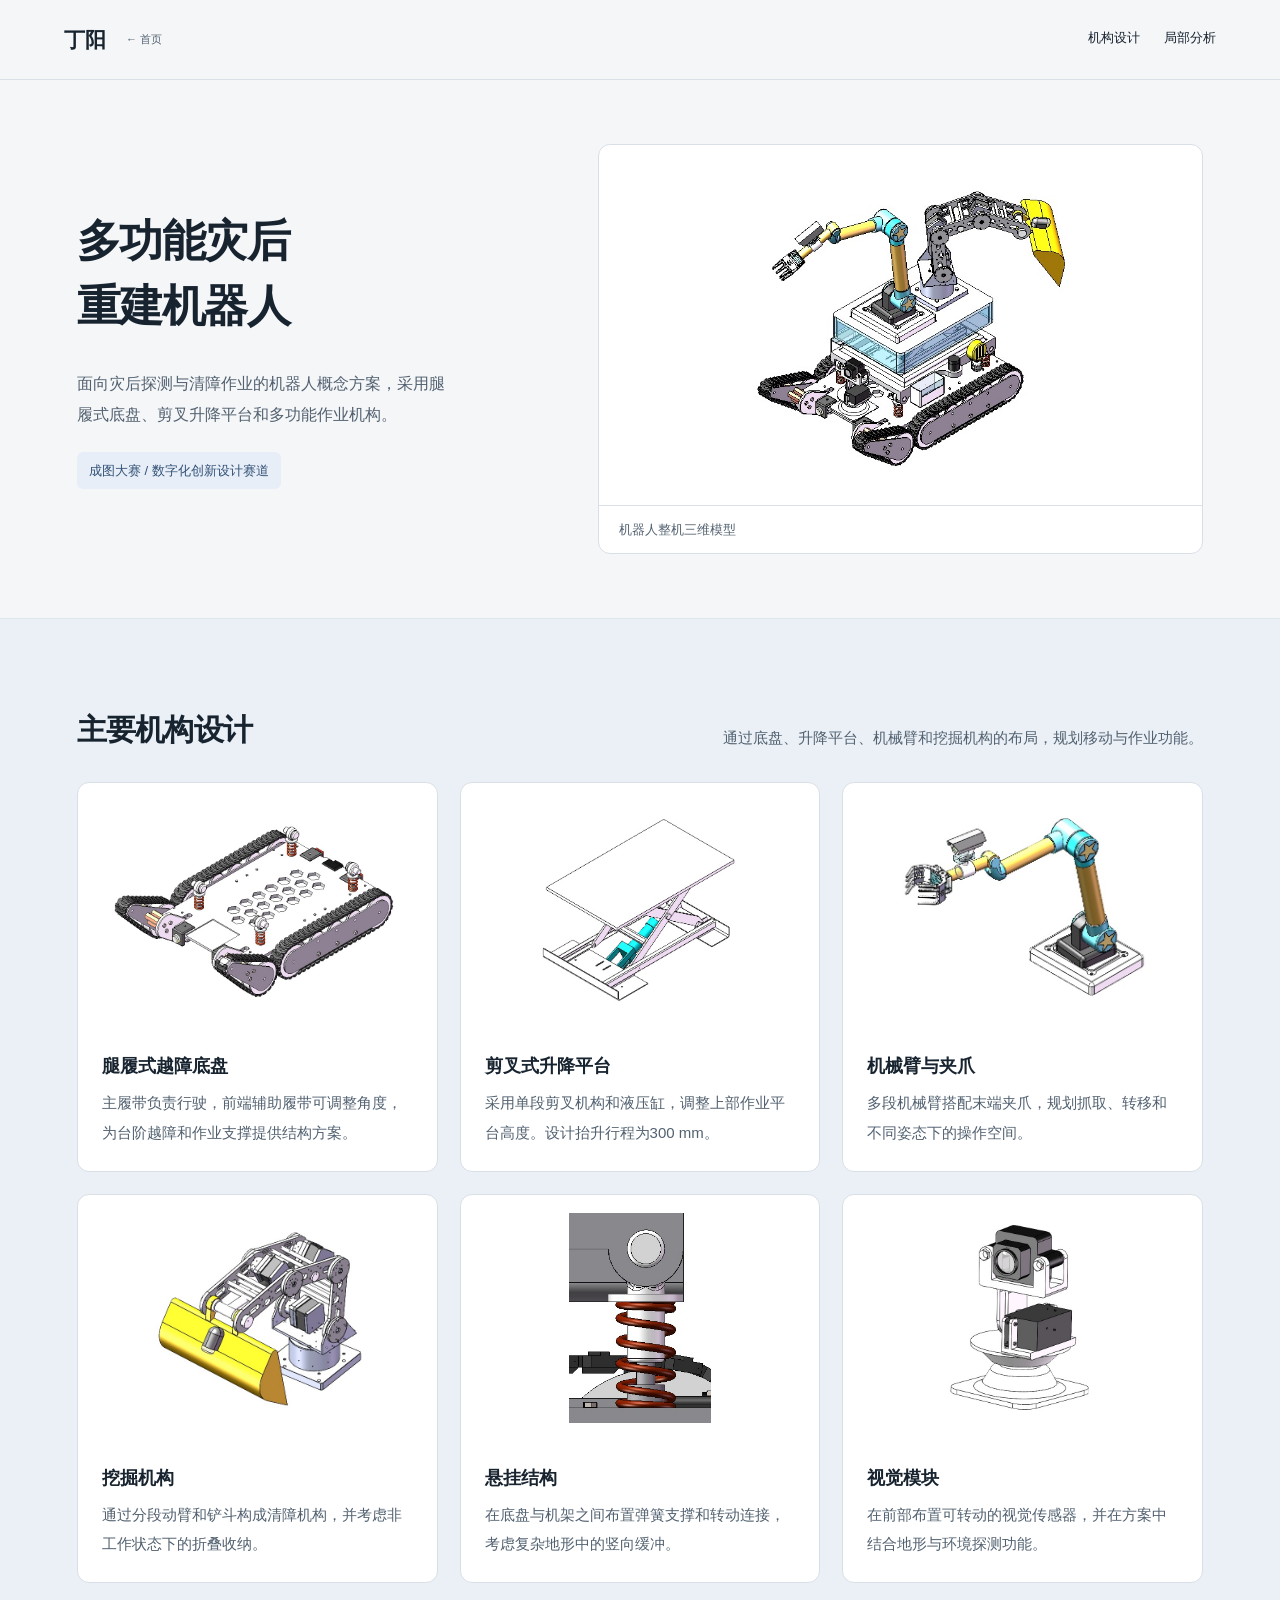
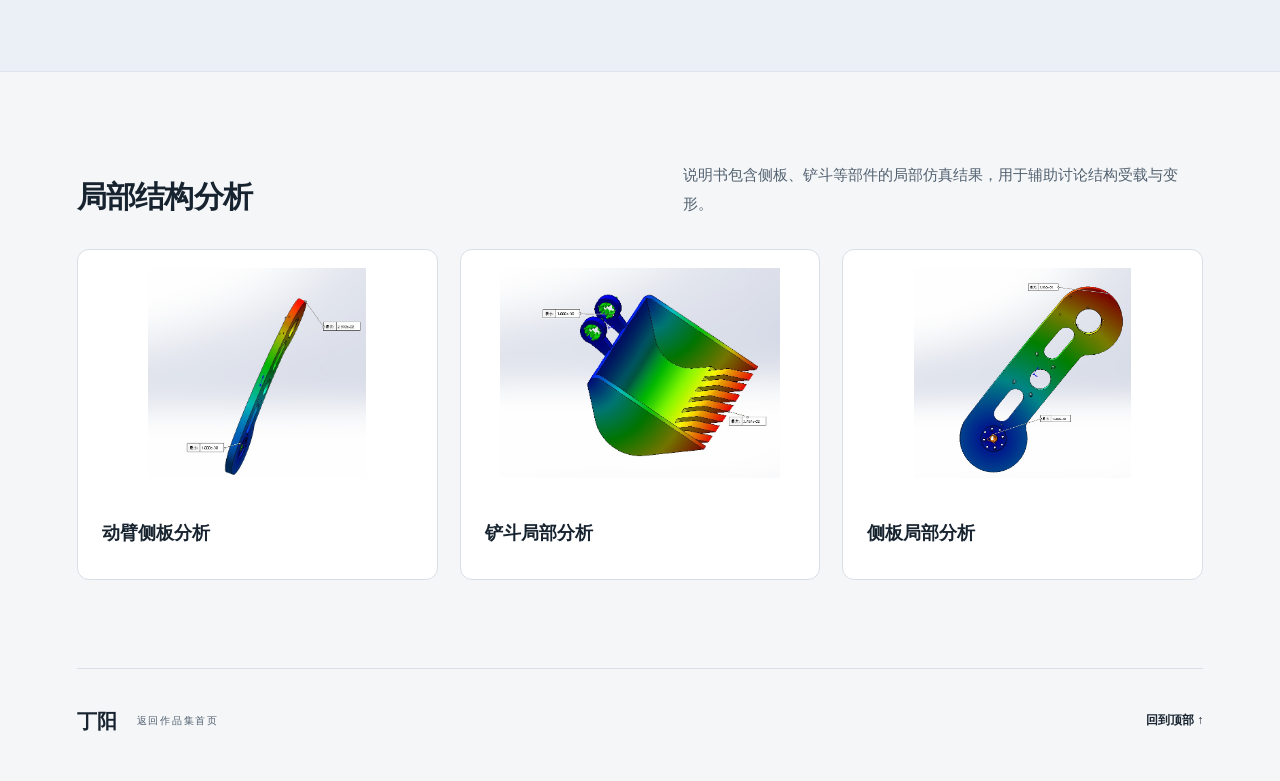
<file: disaster-reconstruction-robot.html>
<!doctype html><html lang="zh-CN"><head><meta charset="utf-8"><meta name="viewport" content="width=device-width, initial-scale=1"><meta name="description" content="多功能灾后重建机器人：成图大赛项目作品展示。"><title>多功能灾后重建机器人 · 丁阳作品集</title><link rel="stylesheet" href="style.css?v=5"><link rel="stylesheet" href="home.css?v=5"><link rel="stylesheet" href="contest.css?v=5"><link rel="stylesheet" href="portfolio.css?v=2"><link rel="stylesheet" href="visual.css?v=20261017b"></head><body class="project-page contest-page"><a class="skip-link" href="#top">跳转到主要内容</a><header class="header"><a class="identity" href="index.html" aria-label="返回作品集首页">丁阳<span>← 首页</span></a><nav aria-label="项目导航"><a href="#mechanisms">机构设计</a><a href="#verification">局部分析</a></nav></header><main id="top"><section class="contest-intro section-wrap"><div><h1>多功能灾后<br>重建机器人</h1><p class="intro">面向灾后探测与清障作业的机器人概念方案，采用腿履式底盘、剪叉升降平台和多功能作业机构。</p><p class="contest-status">成图大赛 / 数字化创新设计赛道</p></div><figure class="contest-cover"><button class="image-button" data-image="assets__contest__robot-whole.jpg" data-caption="机器人整机三维模型" aria-label="放大机器人整机三维模型"><img src="assets__contest__robot-whole.jpg" alt="机器人整机三维模型" loading="lazy"></button><figcaption>机器人整机三维模型</figcaption></figure></section><section id="mechanisms" class="contest-band"><div class="contest-block section-wrap"><div class="contest-heading"><div><h2>主要机构设计</h2></div><p>通过底盘、升降平台、机械臂和挖掘机构的布局，规划移动与作业功能。</p></div><div class="contest-grid"><figure class="contest-card"><button class="image-button" data-image="assets__contest__robot-chassis.jpg" data-caption="腿履式越障底盘" aria-label="放大腿履式越障底盘"><img src="assets__contest__robot-chassis.jpg" alt="腿履式越障底盘" loading="lazy"></button><figcaption><h3>腿履式越障底盘</h3><p>主履带负责行驶，前端辅助履带可调整角度，为台阶越障和作业支撑提供结构方案。</p></figcaption></figure><figure class="contest-card"><button class="image-button" data-image="assets__contest__robot-lift.jpg" data-caption="剪叉式升降平台" aria-label="放大剪叉式升降平台"><img src="assets__contest__robot-lift.jpg" alt="剪叉式升降平台" loading="lazy"></button><figcaption><h3>剪叉式升降平台</h3><p>采用单段剪叉机构和液压缸，调整上部作业平台高度。设计抬升行程为300 mm。</p></figcaption></figure><figure class="contest-card"><button class="image-button" data-image="assets__contest__robot-arm.jpg" data-caption="机械臂与夹爪" aria-label="放大机械臂与夹爪"><img src="assets__contest__robot-arm.jpg" alt="机械臂与夹爪" loading="lazy"></button><figcaption><h3>机械臂与夹爪</h3><p>多段机械臂搭配末端夹爪，规划抓取、转移和不同姿态下的操作空间。</p></figcaption></figure><figure class="contest-card"><button class="image-button" data-image="assets__contest__robot-excavator.jpg" data-caption="挖掘机构" aria-label="放大挖掘机构"><img src="assets__contest__robot-excavator.jpg" alt="挖掘机构" loading="lazy"></button><figcaption><h3>挖掘机构</h3><p>通过分段动臂和铲斗构成清障机构，并考虑非工作状态下的折叠收纳。</p></figcaption></figure><figure class="contest-card"><button class="image-button" data-image="assets__contest__robot-suspension.jpg" data-caption="悬挂结构" aria-label="放大悬挂结构"><img src="assets__contest__robot-suspension.jpg" alt="悬挂结构" loading="lazy"></button><figcaption><h3>悬挂结构</h3><p>在底盘与机架之间布置弹簧支撑和转动连接，考虑复杂地形中的竖向缓冲。</p></figcaption></figure><figure class="contest-card"><button class="image-button" data-image="assets__contest__robot-vision.jpg" data-caption="视觉模块" aria-label="放大视觉模块"><img src="assets__contest__robot-vision.jpg" alt="视觉模块" loading="lazy"></button><figcaption><h3>视觉模块</h3><p>在前部布置可转动的视觉传感器，并在方案中结合地形与环境探测功能。</p></figcaption></figure></div></div></section><section id="verification"><div class="contest-block section-wrap"><div class="contest-heading"><div><h2>局部结构分析</h2></div><p>说明书包含侧板、铲斗等部件的局部仿真结果，用于辅助讨论结构受载与变形。</p></div><div class="contest-grid"><figure class="contest-card"><button class="image-button" data-image="assets__contest__robot-fea-side.jpg" data-caption="动臂侧板分析" aria-label="放大动臂侧板分析"><img src="assets__contest__robot-fea-side.jpg" alt="动臂侧板分析" loading="lazy"></button><figcaption><h3>动臂侧板分析</h3></figcaption></figure><figure class="contest-card"><button class="image-button" data-image="assets__contest__robot-fea-bucket.jpg" data-caption="铲斗局部分析" aria-label="放大铲斗局部分析"><img src="assets__contest__robot-fea-bucket.jpg" alt="铲斗局部分析" loading="lazy"></button><figcaption><h3>铲斗局部分析</h3></figcaption></figure><figure class="contest-card"><button class="image-button" data-image="assets__contest__robot-fea-plate.jpg" data-caption="侧板局部分析" aria-label="放大侧板局部分析"><img src="assets__contest__robot-fea-plate.jpg" alt="侧板局部分析" loading="lazy"></button><figcaption><h3>侧板局部分析</h3></figcaption></figure></div></div></section></main><footer><a class="identity" href="index.html">丁阳<span>返回作品集首页</span></a><a class="text-link" href="#top">回到顶部 ↑</a></footer><dialog id="lightbox" aria-label="图片放大查看"><div class="lightbox-bar"><p id="lightbox-caption"></p><div><a id="original-link" target="_blank" rel="noopener">打开原图</a><button id="close-lightbox" aria-label="关闭图片">关闭 ×</button></div></div><div class="lightbox-content"><img id="lightbox-image" alt=""></div></dialog><script src="app.js"></script></body></html>
</file>
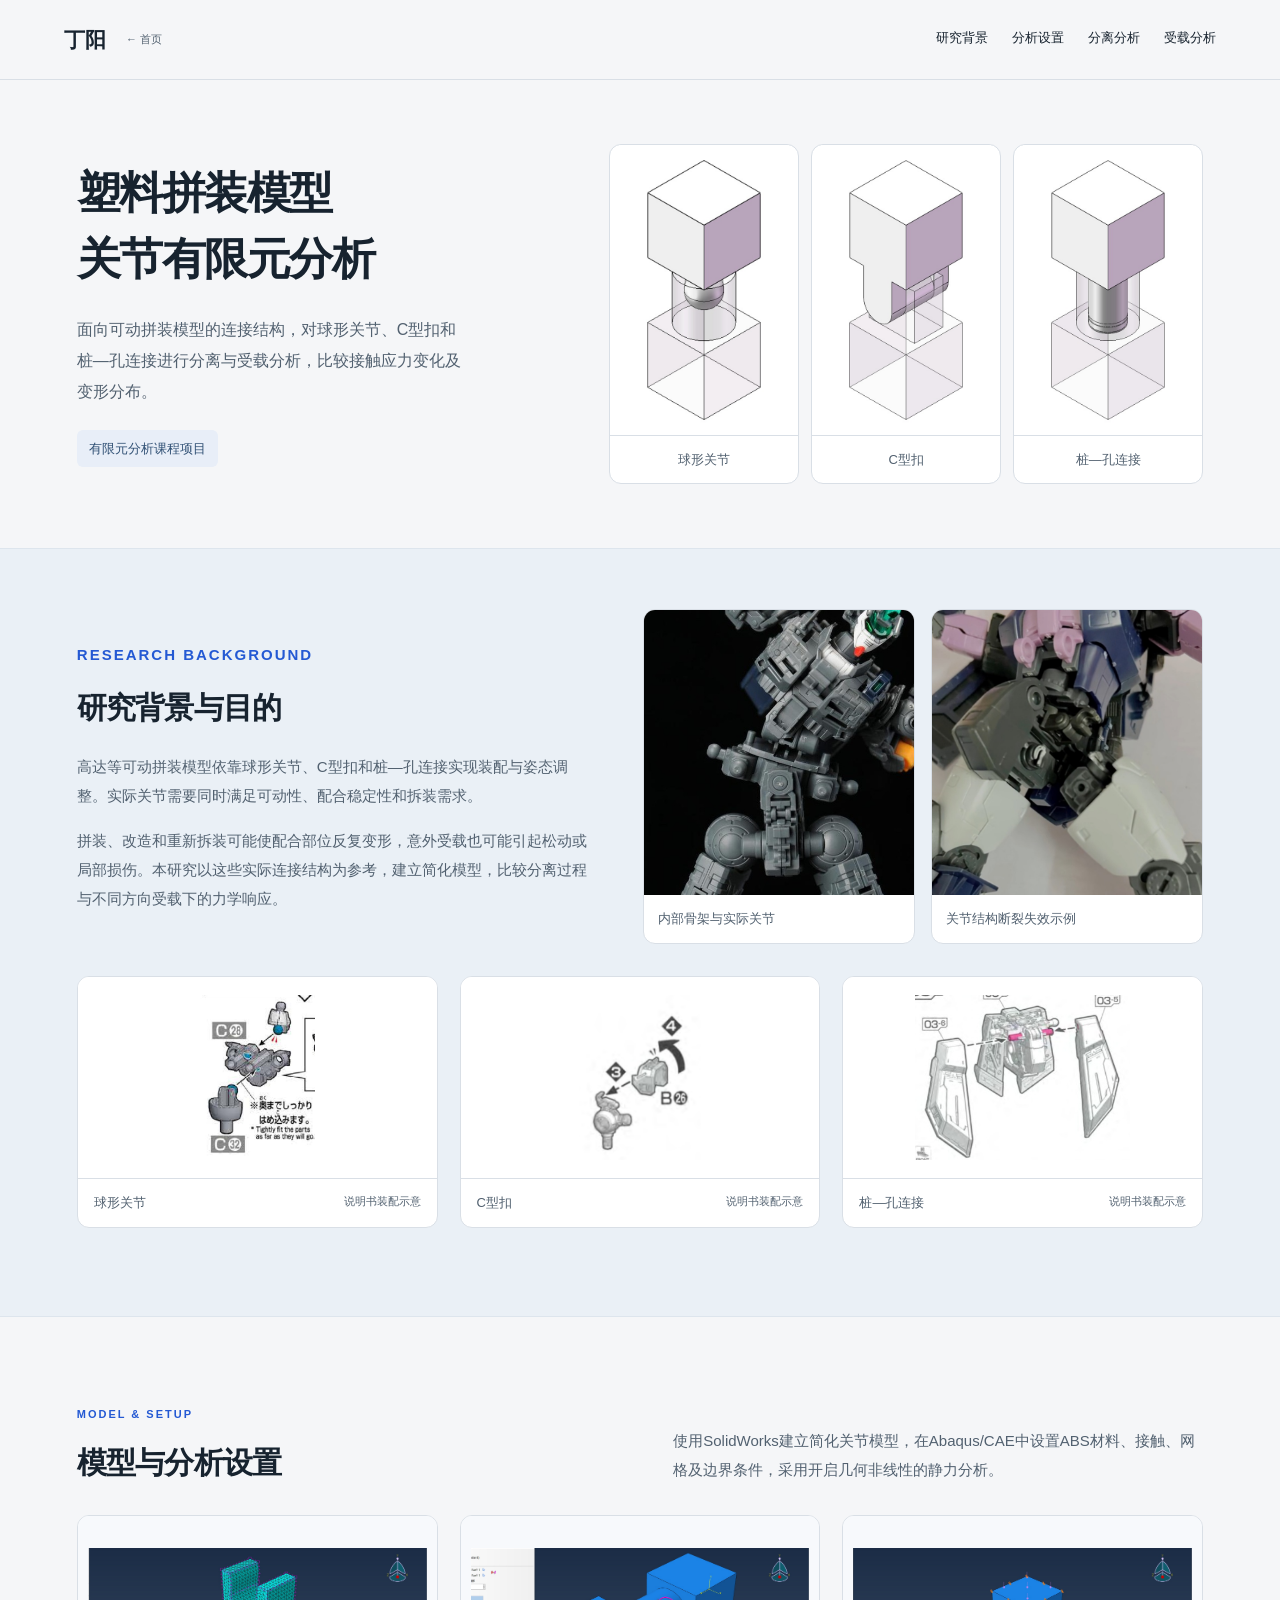
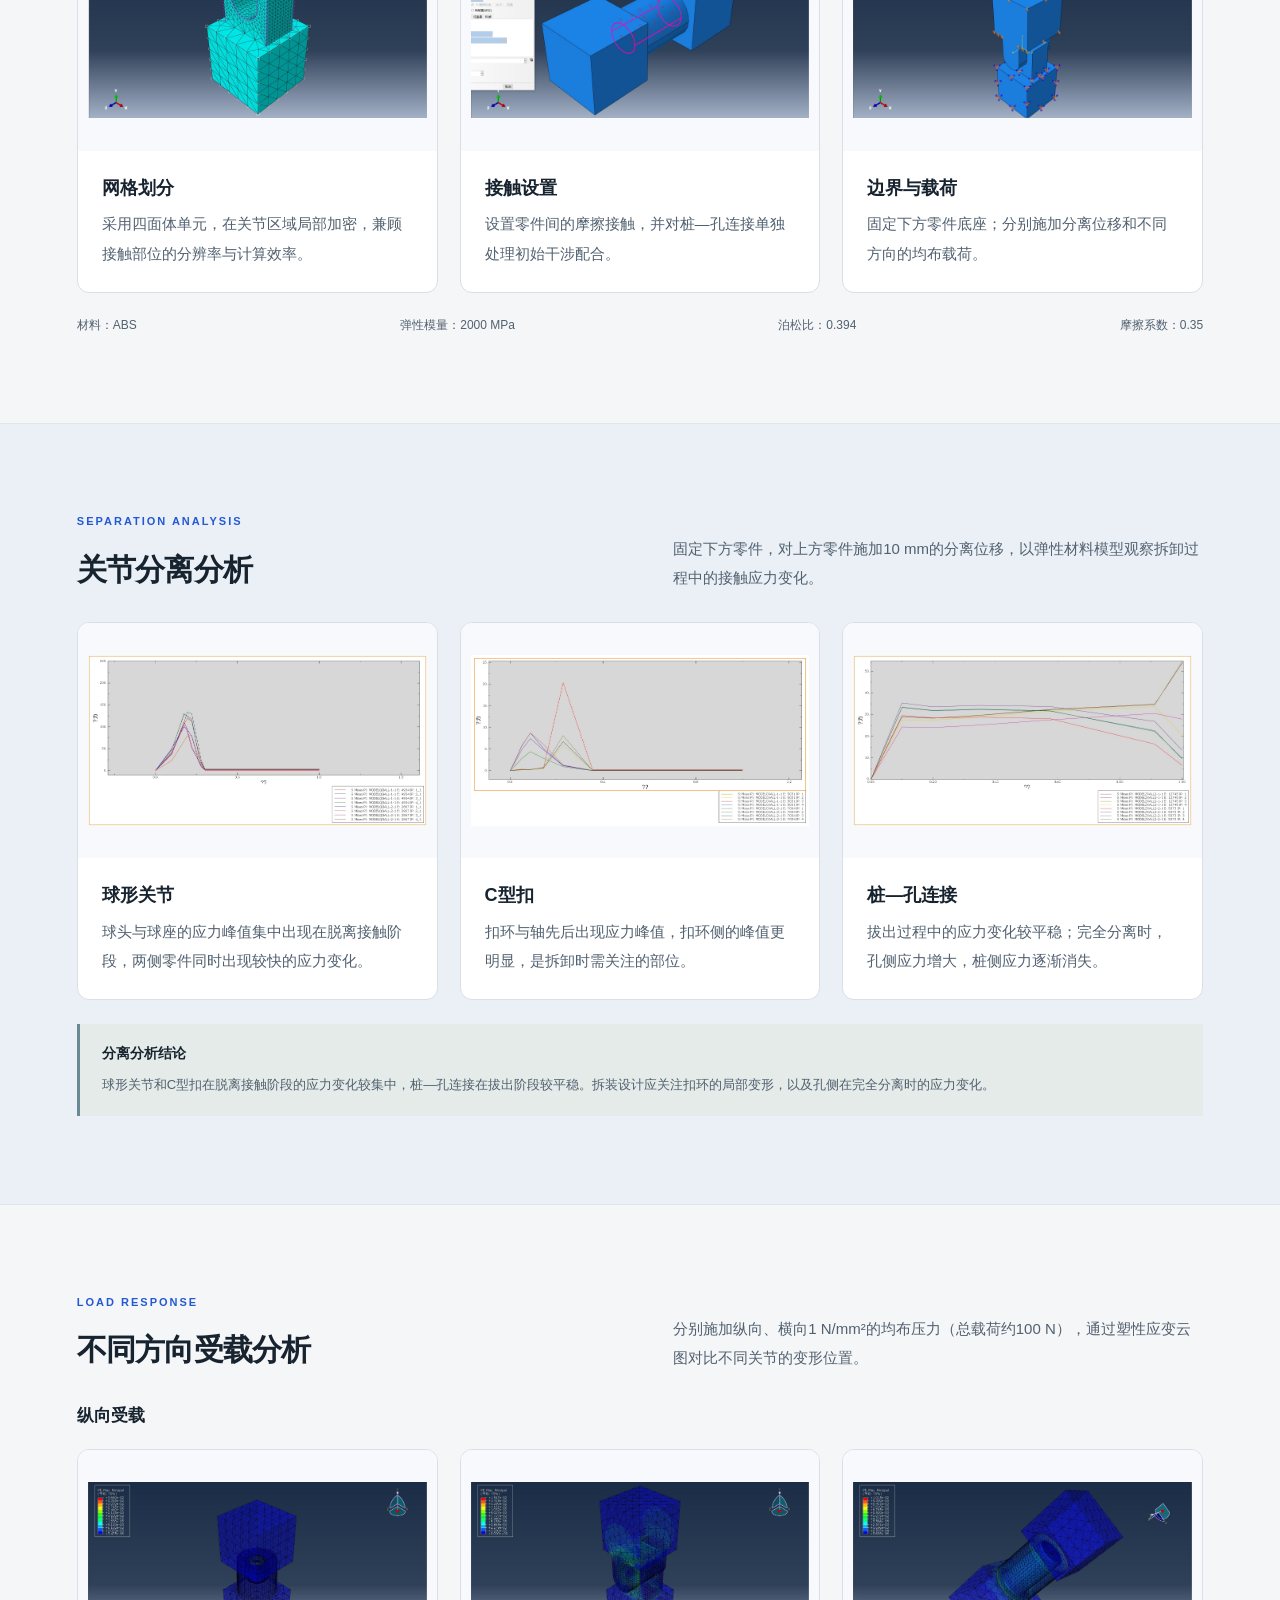
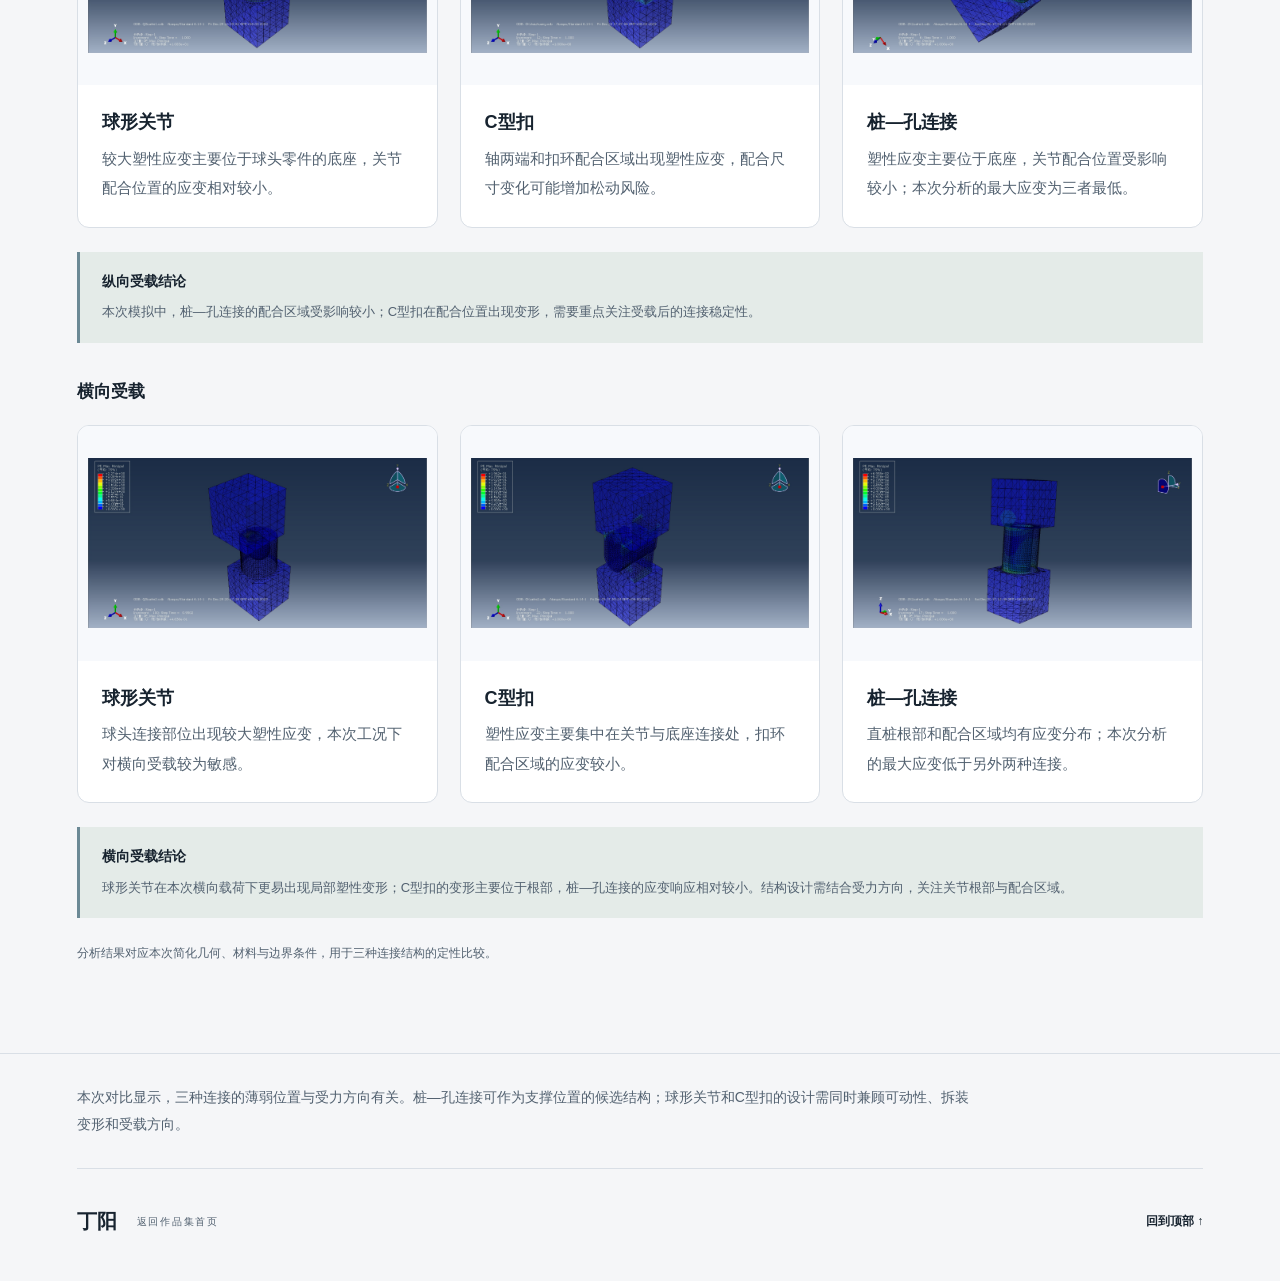
<file: plastic-joint-fea.html>
<!doctype html><html lang="zh-CN"><head><meta charset="utf-8"><meta name="viewport" content="width=device-width, initial-scale=1"><meta name="description" content="塑料拼装模型关节有限元分析：三种连接结构的分离与受载对比。"><title>塑料拼装模型关节有限元分析 · 丁阳作品集</title><link rel="stylesheet" href="style.css?v=5"><link rel="stylesheet" href="home.css?v=5"><link rel="stylesheet" href="fea.css?v=5"><link rel="stylesheet" href="portfolio.css?v=2"><link rel="stylesheet" href="visual.css?v=20261017b"></head><body class="project-page fea-page"><a class="skip-link" href="#top">跳转到主要内容</a>
<header class="header"><a class="identity" href="index.html" aria-label="返回作品集首页">丁阳<span>← 首页</span></a><nav aria-label="项目导航"><a href="#background">研究背景</a><a href="#setup">分析设置</a><a href="#separation">分离分析</a><a href="#loads">受载分析</a></nav></header>
<main id="top"><section class="fea-intro section-wrap"><div><h1>塑料拼装模型<br>关节有限元分析</h1><p class="intro">面向可动拼装模型的连接结构，对球形关节、C型扣和桩—孔连接进行分离与受载分析，比较接触应力变化及变形分布。</p><p class="fea-meta">有限元分析课程项目</p></div><div class="fea-models">
<figure><img src="assets__fea__ball-model.jpg?v=2" alt="球形关节SolidWorks模型"><figcaption>球形关节</figcaption></figure><figure><img src="assets__fea__clip-model.jpg?v=2" alt="C型扣SolidWorks模型"><figcaption>C型扣</figcaption></figure><figure><img src="assets__fea__pin-model.jpg?v=2" alt="桩—孔连接SolidWorks模型"><figcaption>桩—孔连接</figcaption></figure></div></section>
<div class="chapter-tint"><section class="fea-background section-wrap" id="background"><div class="background-top"><div><p class="eyebrow">RESEARCH BACKGROUND</p><h2>研究背景与目的</h2><p>高达等可动拼装模型依靠球形关节、C型扣和桩—孔连接实现装配与姿态调整。实际关节需要同时满足可动性、配合稳定性和拆装需求。</p><p>拼装、改造和重新拆装可能使配合部位反复变形，意外受载也可能引起松动或局部损伤。本研究以这些实际连接结构为参考，建立简化模型，比较分离过程与不同方向受载下的力学响应。</p></div><div class="background-photos"><figure><button class="image-button" data-image="assets__fea__actual-frame.jpg" data-caption="高达模型内部骨架与关节" aria-label="放大高达模型内部骨架与关节"><img src="assets__fea__actual-frame.jpg" alt="高达模型内部骨架与实际关节结构" loading="lazy"></button><figcaption>内部骨架与实际关节</figcaption></figure><figure><button class="image-button" data-image="assets__fea__joint-separated.jpg" data-caption="模型关节结构断裂失效示例" aria-label="放大模型关节结构断裂失效示例"><img src="assets__fea__joint-separated.jpg" alt="模型关节结构断裂失效示例" loading="lazy"></button><figcaption>关节结构断裂失效示例</figcaption></figure></div></div><div class="background-manuals">
<figure><button class="image-button" data-image="assets__fea__manual-ball.jpg" data-caption="球形关节说明书装配示意" aria-label="放大球形关节说明书装配示意"><img src="assets__fea__manual-ball.jpg" alt="实际模型说明书中的球形关节装配示意" loading="lazy"></button><figcaption>球形关节<span>说明书装配示意</span></figcaption></figure><figure><button class="image-button" data-image="assets__fea__manual-clip.jpg" data-caption="C型扣说明书装配示意" aria-label="放大C型扣说明书装配示意"><img src="assets__fea__manual-clip.jpg" alt="实际模型说明书中的C型扣装配示意" loading="lazy"></button><figcaption>C型扣<span>说明书装配示意</span></figcaption></figure><figure><button class="image-button" data-image="assets__fea__manual-pin.jpg" data-caption="桩—孔连接说明书装配示意" aria-label="放大桩—孔连接说明书装配示意"><img src="assets__fea__manual-pin.jpg" alt="实际模型说明书中的桩—孔连接装配示意" loading="lazy"></button><figcaption>桩—孔连接<span>说明书装配示意</span></figcaption></figure></div></section></div>

<section id="setup"><div class="fea-block section-wrap"><div class="fea-heading"><div><p class="eyebrow">MODEL &amp; SETUP</p><h2>模型与分析设置</h2></div><p>使用SolidWorks建立简化关节模型，在Abaqus/CAE中设置ABS材料、接触、网格及边界条件，采用开启几何非线性的静力分析。</p></div><div class="fea-grid"><figure class="fea-card"><button class="image-button" data-image="assets__fea__mesh.jpg" data-caption="C型扣有限元网格" aria-label="放大C型扣有限元网格"><img src="assets__fea__mesh.jpg" alt="C型扣有限元网格" loading="lazy"></button><figcaption><h3>网格划分</h3><p>采用四面体单元，在关节区域局部加密，兼顾接触部位的分辨率与计算效率。</p></figcaption></figure><figure class="fea-card"><button class="image-button" data-image="assets__fea__contact.jpg" data-caption="桩—孔连接接触设置" aria-label="放大桩—孔连接接触设置"><img src="assets__fea__contact.jpg" alt="桩—孔连接接触设置" loading="lazy"></button><figcaption><h3>接触设置</h3><p>设置零件间的摩擦接触，并对桩—孔连接单独处理初始干涉配合。</p></figcaption></figure><figure class="fea-card"><button class="image-button" data-image="assets__fea__boundary.jpg" data-caption="纵向载荷边界条件" aria-label="放大纵向载荷边界条件"><img src="assets__fea__boundary.jpg" alt="纵向载荷边界条件" loading="lazy"></button><figcaption><h3>边界与载荷</h3><p>固定下方零件底座；分别施加分离位移和不同方向的均布载荷。</p></figcaption></figure></div><div class="fea-parameters"><span>材料：ABS</span><span>弹性模量：2000 MPa</span><span>泊松比：0.394</span><span>摩擦系数：0.35</span></div></div></section>
<div class="chapter-tint"><section class="fea-block section-wrap" id="separation"><div class="fea-heading"><div><p class="eyebrow">SEPARATION ANALYSIS</p><h2>关节分离分析</h2></div><p>固定下方零件，对上方零件施加10 mm的分离位移，以弹性材料模型观察拆卸过程中的接触应力变化。</p></div><div class="fea-grid"><figure class="fea-card"><button class="image-button" data-image="assets__fea__curve-ball.jpg" data-caption="球形关节分离过程应力变化曲线" aria-label="放大球形关节分离过程应力变化曲线"><img src="assets__fea__curve-ball.jpg" alt="球形关节分离过程应力变化曲线" loading="lazy"></button><figcaption><h3>球形关节</h3><p>球头与球座的应力峰值集中出现在脱离接触阶段，两侧零件同时出现较快的应力变化。</p></figcaption></figure><figure class="fea-card"><button class="image-button" data-image="assets__fea__curve-clip.jpg" data-caption="C型扣分离过程应力变化曲线" aria-label="放大C型扣分离过程应力变化曲线"><img src="assets__fea__curve-clip.jpg" alt="C型扣分离过程应力变化曲线" loading="lazy"></button><figcaption><h3>C型扣</h3><p>扣环与轴先后出现应力峰值，扣环侧的峰值更明显，是拆卸时需关注的部位。</p></figcaption></figure><figure class="fea-card"><button class="image-button" data-image="assets__fea__curve-pin.jpg" data-caption="桩—孔连接分离过程应力变化曲线" aria-label="放大桩—孔连接分离过程应力变化曲线"><img src="assets__fea__curve-pin.jpg" alt="桩—孔连接分离过程应力变化曲线" loading="lazy"></button><figcaption><h3>桩—孔连接</h3><p>拔出过程中的应力变化较平稳；完全分离时，孔侧应力增大，桩侧应力逐渐消失。</p></figcaption></figure></div><div class="fea-conclusion"><h3>分离分析结论</h3><p>球形关节和C型扣在脱离接触阶段的应力变化较集中，桩—孔连接在拔出阶段较平稳。拆装设计应关注扣环的局部变形，以及孔侧在完全分离时的应力变化。</p></div></section></div>
<section id="loads"><div class="fea-block section-wrap"><div class="fea-heading"><div><p class="eyebrow">LOAD RESPONSE</p><h2>不同方向受载分析</h2></div><p>分别施加纵向、横向1 N/mm²的均布压力（总载荷约100 N），通过塑性应变云图对比不同关节的变形位置。</p></div><h3 class="fea-load-heading">纵向受载</h3><div class="fea-grid"><figure class="fea-card"><button class="image-button" data-image="assets__fea__axial-ball.jpg" data-caption="球形关节纵向受载塑性应变云图" aria-label="放大球形关节纵向受载塑性应变云图"><img src="assets__fea__axial-ball.jpg" alt="球形关节纵向受载塑性应变云图" loading="lazy"></button><figcaption><h3>球形关节</h3><p>较大塑性应变主要位于球头零件的底座，关节配合位置的应变相对较小。</p></figcaption></figure><figure class="fea-card"><button class="image-button" data-image="assets__fea__axial-clip.jpg" data-caption="C型扣纵向受载塑性应变云图" aria-label="放大C型扣纵向受载塑性应变云图"><img src="assets__fea__axial-clip.jpg" alt="C型扣纵向受载塑性应变云图" loading="lazy"></button><figcaption><h3>C型扣</h3><p>轴两端和扣环配合区域出现塑性应变，配合尺寸变化可能增加松动风险。</p></figcaption></figure><figure class="fea-card"><button class="image-button" data-image="assets__fea__axial-pin.jpg" data-caption="桩—孔连接纵向受载塑性应变云图" aria-label="放大桩—孔连接纵向受载塑性应变云图"><img src="assets__fea__axial-pin.jpg" alt="桩—孔连接纵向受载塑性应变云图" loading="lazy"></button><figcaption><h3>桩—孔连接</h3><p>塑性应变主要位于底座，关节配合位置受影响较小；本次分析的最大应变为三者最低。</p></figcaption></figure></div><div class="fea-conclusion"><h3>纵向受载结论</h3><p>本次模拟中，桩—孔连接的配合区域受影响较小；C型扣在配合位置出现变形，需要重点关注受载后的连接稳定性。</p></div><h3 class="fea-load-heading second">横向受载</h3><div class="fea-grid"><figure class="fea-card"><button class="image-button" data-image="assets__fea__lateral-ball.jpg" data-caption="球形关节横向受载塑性应变云图" aria-label="放大球形关节横向受载塑性应变云图"><img src="assets__fea__lateral-ball.jpg" alt="球形关节横向受载塑性应变云图" loading="lazy"></button><figcaption><h3>球形关节</h3><p>球头连接部位出现较大塑性应变，本次工况下对横向受载较为敏感。</p></figcaption></figure><figure class="fea-card"><button class="image-button" data-image="assets__fea__lateral-clip.jpg" data-caption="C型扣横向受载塑性应变云图" aria-label="放大C型扣横向受载塑性应变云图"><img src="assets__fea__lateral-clip.jpg" alt="C型扣横向受载塑性应变云图" loading="lazy"></button><figcaption><h3>C型扣</h3><p>塑性应变主要集中在关节与底座连接处，扣环配合区域的应变较小。</p></figcaption></figure><figure class="fea-card"><button class="image-button" data-image="assets__fea__lateral-pin.jpg" data-caption="桩—孔连接横向受载塑性应变云图" aria-label="放大桩—孔连接横向受载塑性应变云图"><img src="assets__fea__lateral-pin.jpg" alt="桩—孔连接横向受载塑性应变云图" loading="lazy"></button><figcaption><h3>桩—孔连接</h3><p>直桩根部和配合区域均有应变分布；本次分析的最大应变低于另外两种连接。</p></figcaption></figure></div><div class="fea-conclusion"><h3>横向受载结论</h3><p>球形关节在本次横向载荷下更易出现局部塑性变形；C型扣的变形主要位于根部，桩—孔连接的应变响应相对较小。结构设计需结合受力方向，关注关节根部与配合区域。</p></div><p class="fea-note">分析结果对应本次简化几何、材料与边界条件，用于三种连接结构的定性比较。</p></div></section>
<div class="fea-ending"><div class="section-wrap"><p>本次对比显示，三种连接的薄弱位置与受力方向有关。桩—孔连接可作为支撑位置的候选结构；球形关节和C型扣的设计需同时兼顾可动性、拆装变形和受载方向。</p></div></div></main>
<footer><a class="identity" href="index.html">丁阳<span>返回作品集首页</span></a><a class="text-link" href="#top">回到顶部 ↑</a></footer>
<dialog id="lightbox" aria-label="图片放大查看"><div class="lightbox-bar"><p id="lightbox-caption"></p><div><a id="original-link" target="_blank" rel="noopener">打开原图</a><button id="close-lightbox" aria-label="关闭图片">关闭 ×</button></div></div><div class="lightbox-content"><img id="lightbox-image" alt=""></div></dialog><script src="app.js"></script></body></html>
</file>
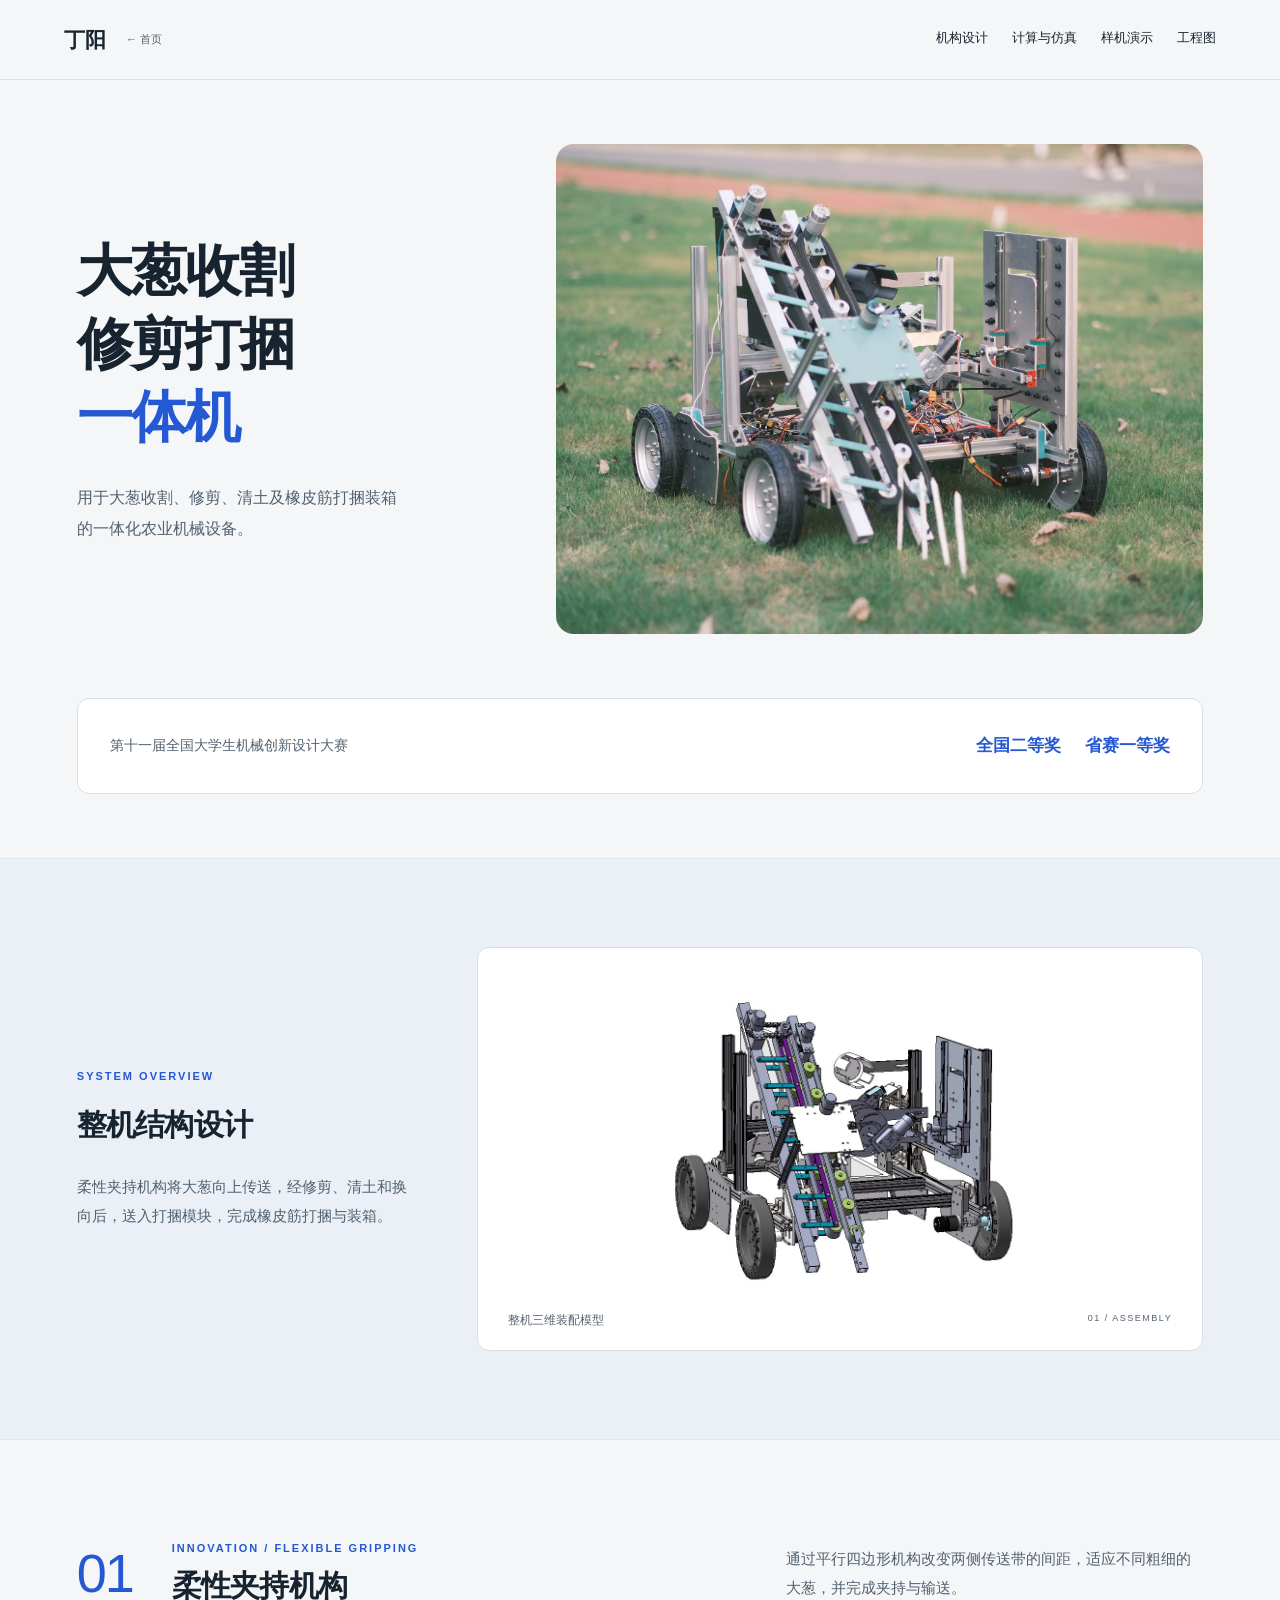
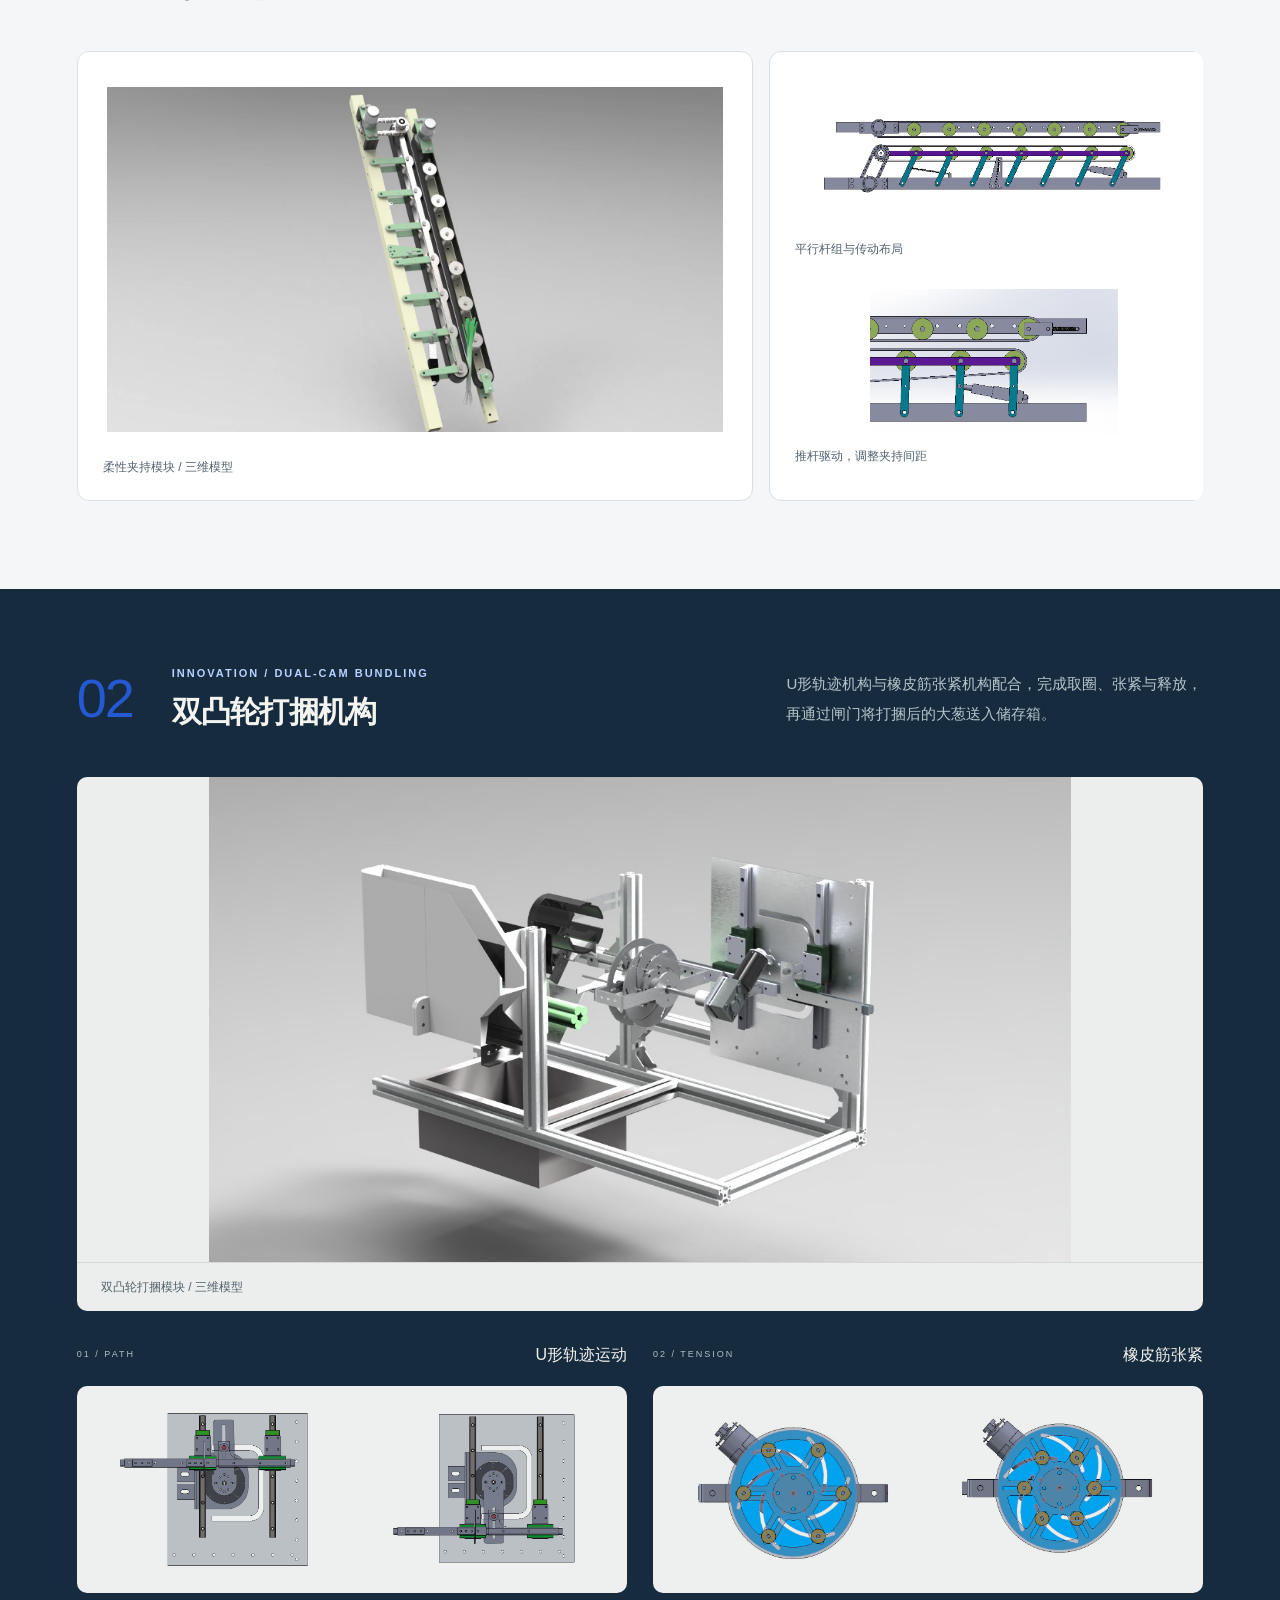
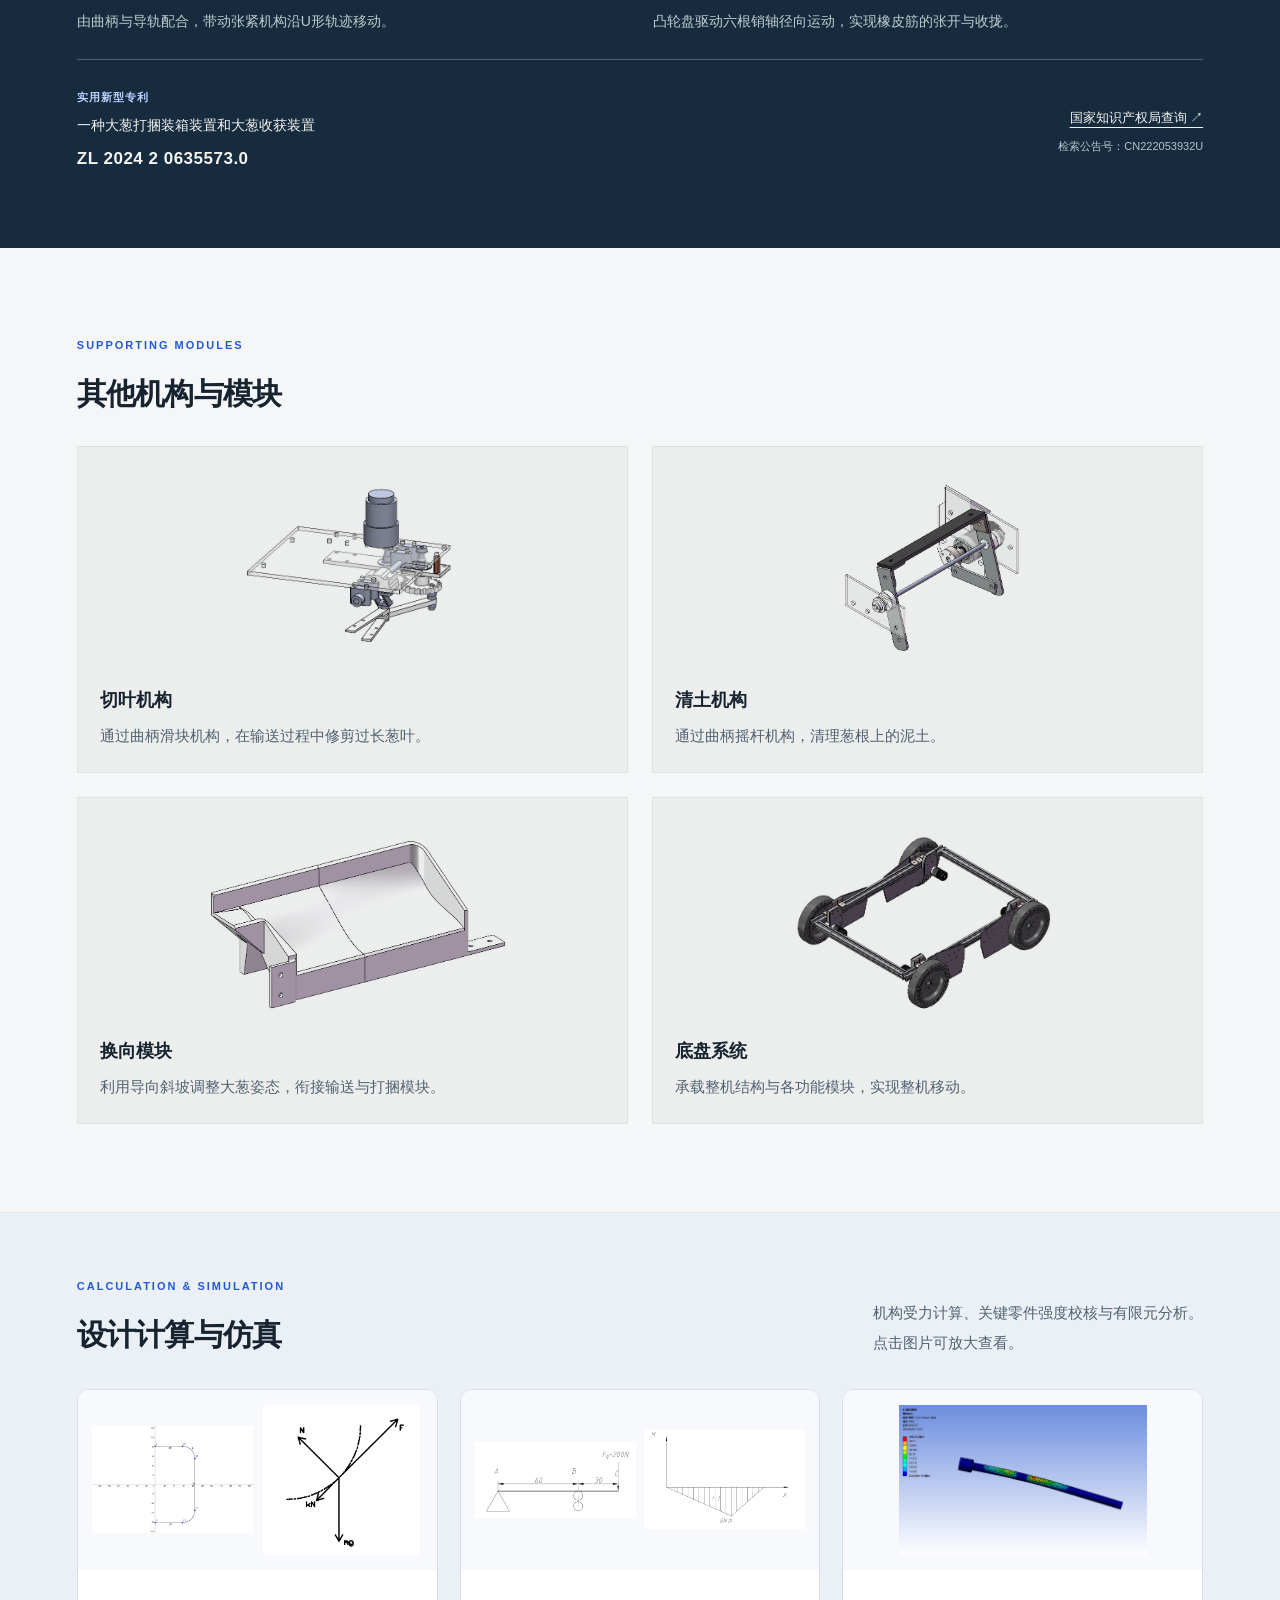
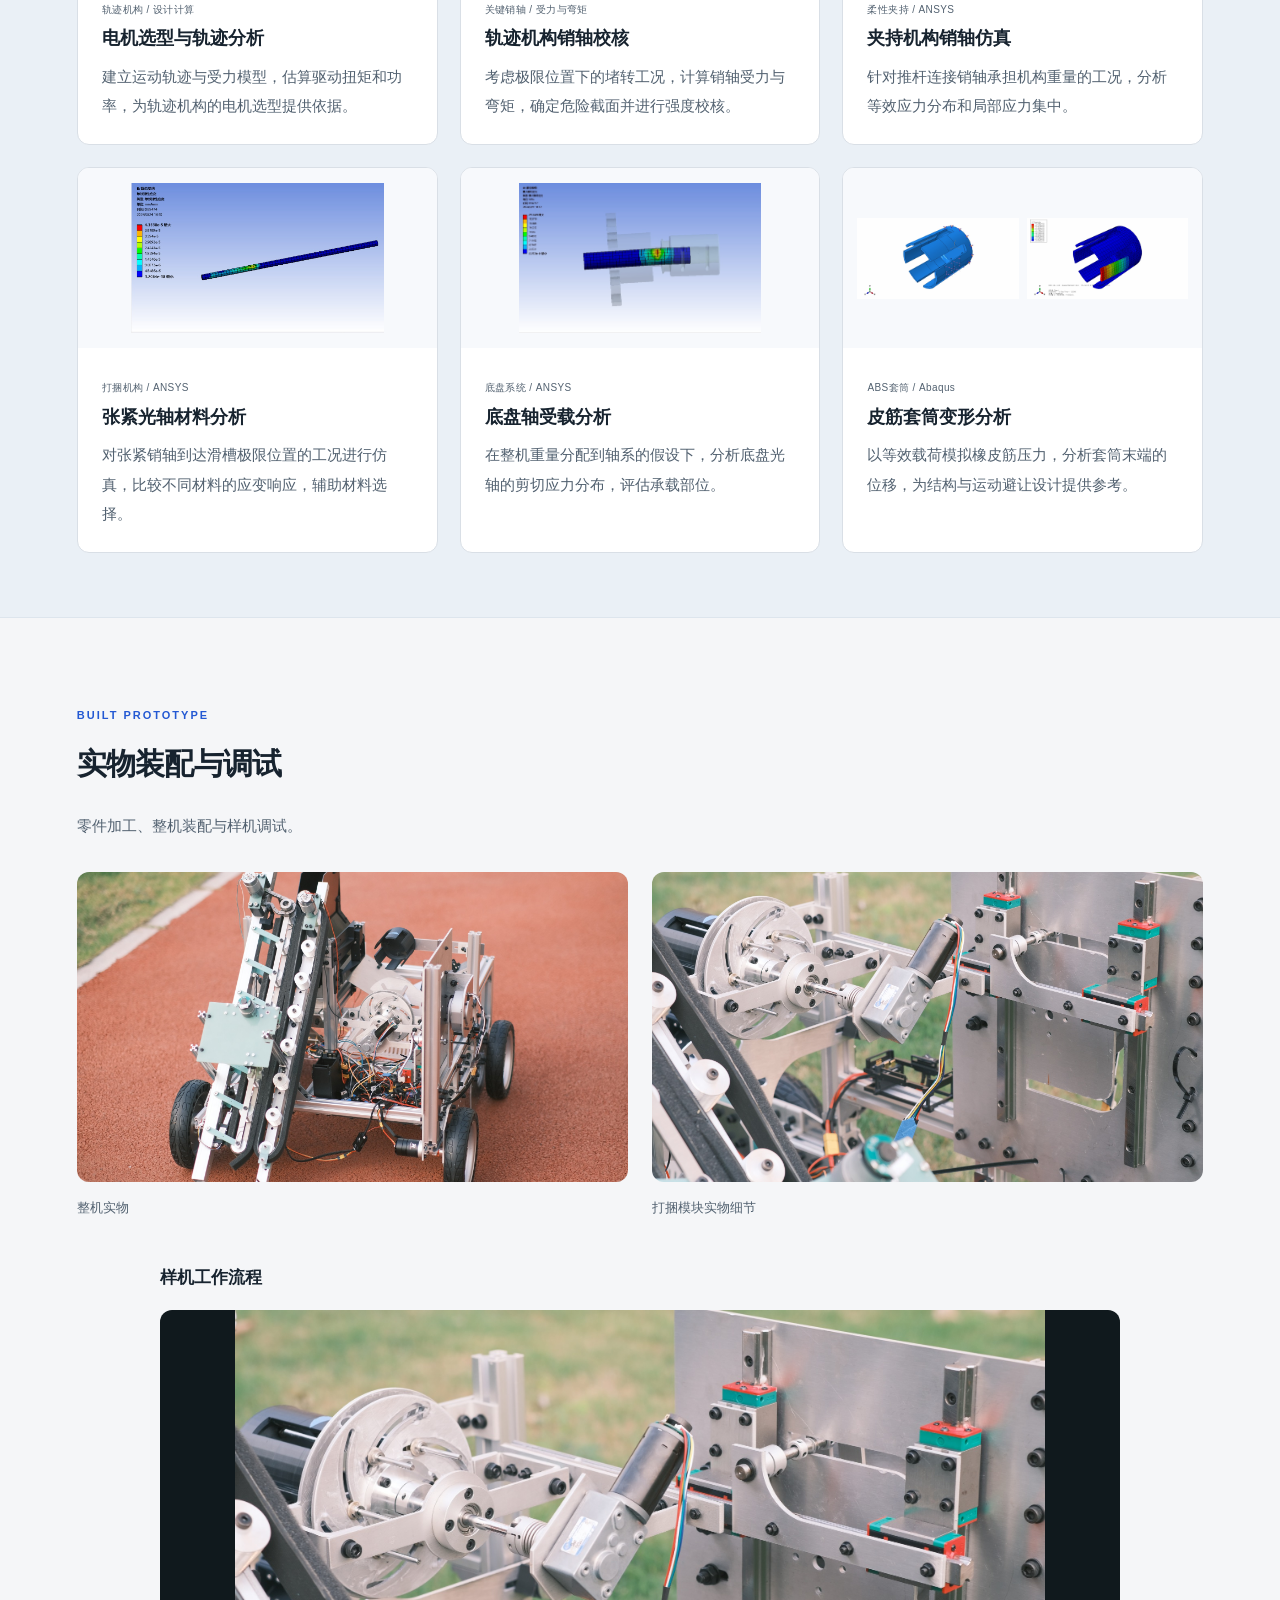
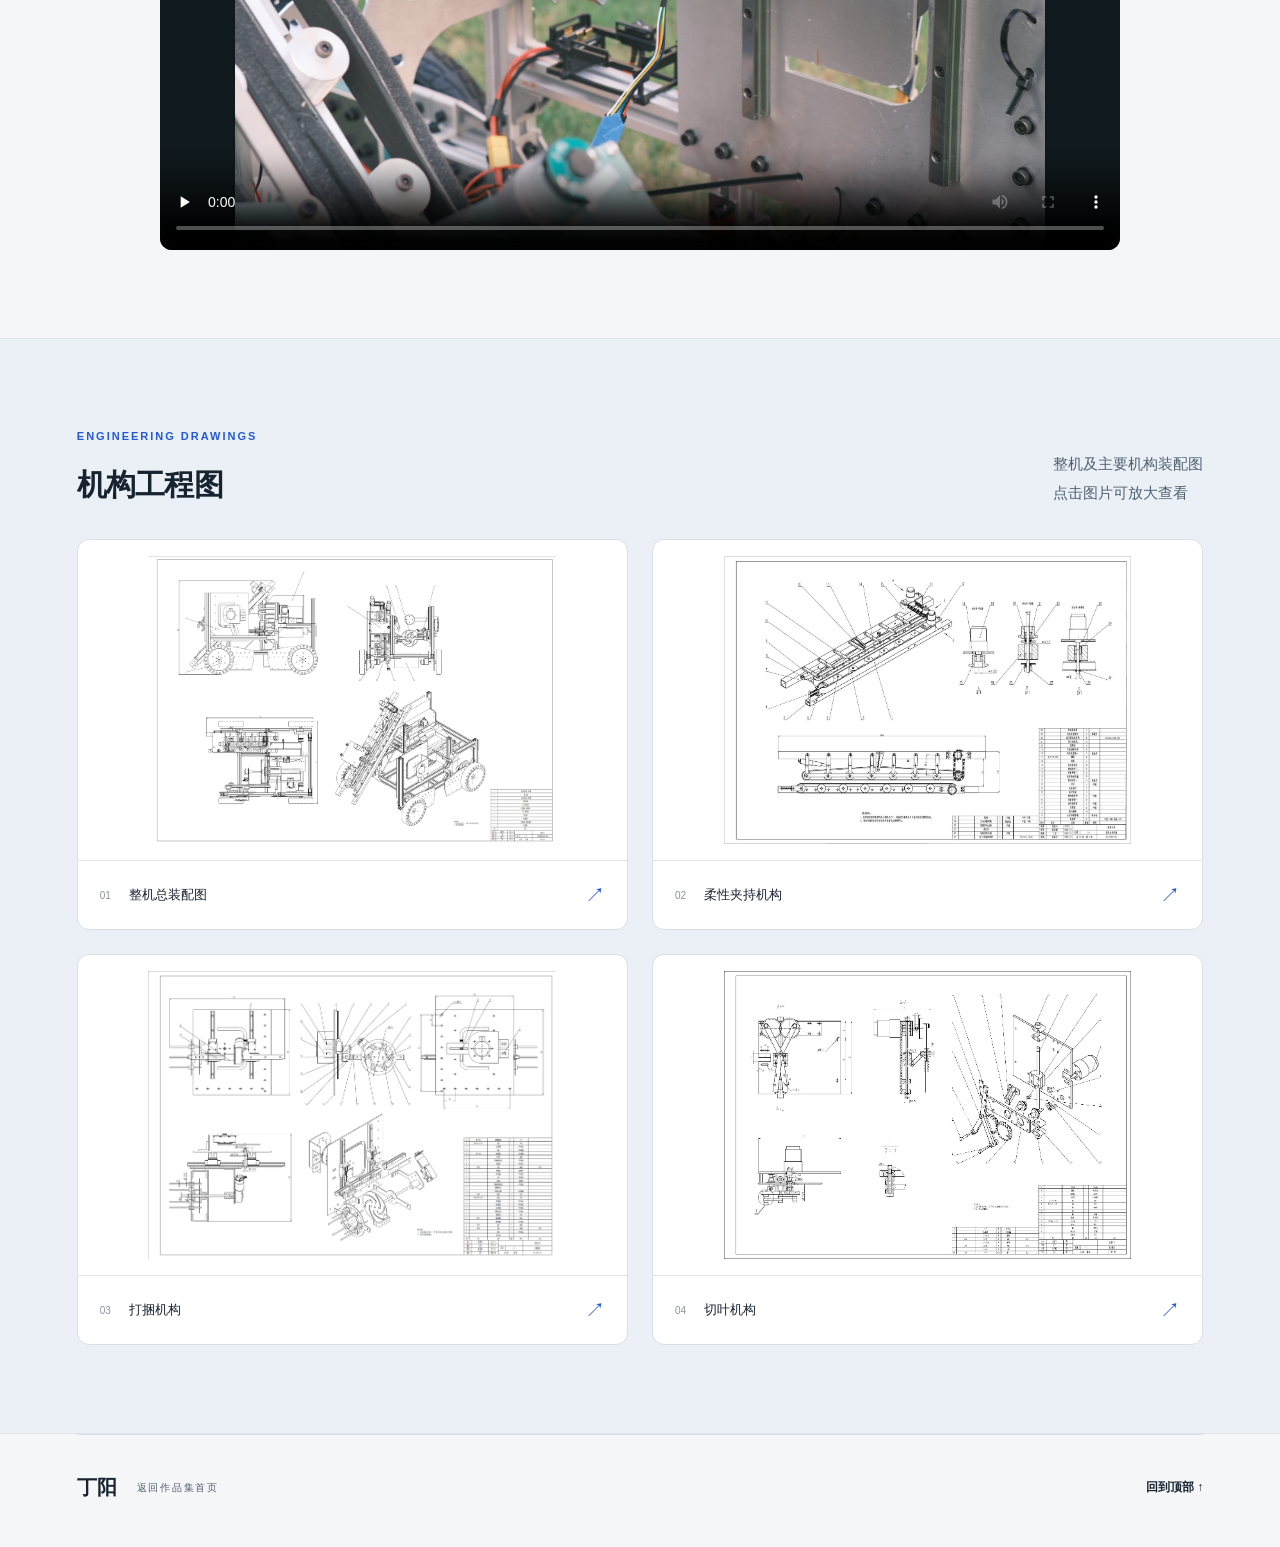
<file: scallion-harvester.html>
<!doctype html>
<html lang="zh-CN">
<head>
  <meta charset="utf-8">
  <meta name="viewport" content="width=device-width, initial-scale=1">
  <meta name="description" content="大葱收割修剪打捆一体机：整机设计、柔性夹持机构、双凸轮打捆机构与工程图展示。">
  <title>大葱收割修剪打捆一体机 · 丁阳作品集</title>
  <link rel="stylesheet" href="style.css?v=5">
  <link rel="stylesheet" href="home.css?v=5">
<link rel="stylesheet" href="portfolio.css?v=2"><link rel="stylesheet" href="visual.css?v=20261017b"></head>
<body class="project-page"><a class="skip-link" href="#top">跳转到主要内容</a>
  <header class="header">
    <a class="identity" href="index.html" aria-label="返回作品集首页">丁阳<span>← 首页</span></a>
    <nav aria-label="页面导航"><a href="#innovations">机构设计</a><a href="#analysis">计算与仿真</a><a href="#prototype">样机演示</a><a href="#drawings">工程图</a></nav>
  </header>
  <main id="top">
    <section class="hero">
      <div class="hero-copy">
        
        <h1>大葱收割<br>修剪打捆<br><span>一体机</span></h1>
        <p class="intro">用于大葱收割、修剪、清土及橡皮筋打捆装箱的一体化农业机械设备。</p>
      </div>
      <figure class="hero-photo"><img src="assets__hero.jpg" alt="大葱收割修剪打捆一体机在草地上的完整样机" fetchpriority="high"></figure>
    </section>
    <div class="achievement"><span>第十一届全国大学生机械创新设计大赛</span><strong>全国二等奖</strong><span class="sep"></span><strong>省赛一等奖</strong></div>
    <div class="chapter-tint"><section class="overview section-wrap">
      <div class="section-heading"><p class="eyebrow">SYSTEM OVERVIEW</p><h2>整机结构设计</h2><p>柔性夹持机构将大葱向上传送，经修剪、清土和换向后，送入打捆模块，完成橡皮筋打捆与装箱。</p></div>
      <figure class="overview-image"><button class="image-button" data-image="assets__assembly.jpg" data-caption="整机三维装配模型" aria-label="放大整机三维装配模型"><img src="assets__assembly.jpg" alt="一体机整机三维装配模型" loading="lazy"></button><figcaption>整机三维装配模型 <span>01 / ASSEMBLY</span></figcaption></figure>
    </section></div>
    <section class="innovation clamp section-wrap" id="innovations">
      <div class="innovation-title"><span class="number">01</span><div><p class="eyebrow">INNOVATION / FLEXIBLE GRIPPING</p><h2>柔性夹持机构</h2></div><p>通过平行四边形机构改变两侧传送带的间距，适应不同粗细的大葱，并完成夹持与输送。</p></div>
      <div class="clamp-stage"><figure class="main-visual"><button class="image-button" data-image="assets__clamp.jpg" data-caption="柔性夹持模块三维模型" aria-label="放大柔性夹持模块"><img src="assets__clamp.jpg" alt="柔性夹持模块三维模型" loading="lazy"></button><figcaption>柔性夹持模块 / 三维模型</figcaption></figure><div class="mechanism-pair"><figure><img src="assets__clamp-layout.jpg" alt="夹持机构侧面布局" loading="lazy"><figcaption>平行杆组与传动布局</figcaption></figure><figure><img src="assets__clamp-motion.jpg" alt="夹持机构间距变化示意" loading="lazy"><figcaption>推杆驱动，调整夹持间距</figcaption></figure></div></div>
    </section>
    <section class="bundle-section" id="bundling"><div class="section-wrap">
      <div class="innovation-title"><span class="number">02</span><div><p class="eyebrow">INNOVATION / DUAL-CAM BUNDLING</p><h2>双凸轮打捆机构</h2></div><p>U形轨迹机构与橡皮筋张紧机构配合，完成取圈、张紧与释放，再通过闸门将打捆后的大葱送入储存箱。</p></div>
      <figure class="bundle-hero"><button class="image-button" data-image="assets__bundle.jpg" data-caption="双凸轮打捆模块三维模型" aria-label="放大双凸轮打捆模块"><img src="assets__bundle.jpg" alt="双凸轮打捆模块渲染图，展示凸轮、轨迹导轨、闸门和储存箱" loading="lazy"></button><figcaption>双凸轮打捆模块 / 三维模型</figcaption></figure>
      <div class="bundle-parts"><article><div class="part-heading"><span>01 / PATH</span><h3>U形轨迹运动</h3></div><div class="states"><img src="assets__path-a.jpg" alt="U形轨迹机构第一位置" loading="lazy"><img src="assets__path-b.jpg" alt="U形轨迹机构第二位置" loading="lazy"></div><p>由曲柄与导轨配合，带动张紧机构沿U形轨迹移动。</p></article><article><div class="part-heading"><span>02 / TENSION</span><h3>橡皮筋张紧</h3></div><div class="states"><img src="assets__tension-a.jpg" alt="张紧凸轮销轴收拢状态" loading="lazy"><img src="assets__tension-b.jpg" alt="张紧凸轮销轴张开状态" loading="lazy"></div><p>凸轮盘驱动六根销轴径向运动，实现橡皮筋的张开与收拢。</p></article></div>
      <div class="patent"><div><span class="eyebrow">实用新型专利</span><p>一种大葱打捆装箱装置和大葱收获装置</p><strong>ZL 2024 2 0635573.0</strong></div><div class="patent-query"><a href="http://epub.cnipa.gov.cn/" target="_blank" rel="noopener noreferrer">国家知识产权局查询 ↗</a><span>检索公告号：CN222053932U</span></div></div>
    </div></section>
    <section class="other-modules section-wrap" id="modules">
      <div class="section-heading"><p class="eyebrow">SUPPORTING MODULES</p><h2>其他机构与模块</h2></div>
      <div class="module-grid">
        <figure><button class="image-button" data-image="assets__cutting.jpg?v=2" data-caption="切叶机构三维模型" aria-label="放大切叶机构"><img src="assets__cutting.jpg?v=2" alt="曲柄滑块切叶机构三维模型" loading="lazy"></button><figcaption><h3>切叶机构</h3><p>通过曲柄滑块机构，在输送过程中修剪过长葱叶。</p></figcaption></figure>
        <figure><button class="image-button" data-image="assets__cleaning.jpg?v=2" data-caption="清土机构三维模型" aria-label="放大清土机构"><img src="assets__cleaning.jpg?v=2" alt="曲柄摇杆清土机构三维模型" loading="lazy"></button><figcaption><h3>清土机构</h3><p>通过曲柄摇杆机构，清理葱根上的泥土。</p></figcaption></figure>
        <figure><button class="image-button" data-image="assets__redirect.jpg" data-caption="换向模块三维模型" aria-label="放大换向模块"><img src="assets__redirect.jpg" alt="大葱换向导向斜坡三维模型" loading="lazy"></button><figcaption><h3>换向模块</h3><p>利用导向斜坡调整大葱姿态，衔接输送与打捆模块。</p></figcaption></figure>
        <figure><button class="image-button" data-image="assets__chassis.jpg" data-caption="底盘系统三维模型" aria-label="放大底盘系统"><img src="assets__chassis.jpg" alt="整机底盘框架与轮件三维模型" loading="lazy"></button><figcaption><h3>底盘系统</h3><p>承载整机结构与各功能模块，实现整机移动。</p></figcaption></figure>
      </div>
    </section>
    <section class="analysis-section" id="analysis"><div class="section-wrap">
      <div class="analysis-heading"><div><p class="eyebrow">CALCULATION &amp; SIMULATION</p><h2>设计计算与仿真</h2></div><p>机构受力计算、关键零件强度校核与有限元分析。<br>点击图片可放大查看。</p></div>
      <div class="analysis-grid">
<article class="analysis-card"><div class="analysis-images paired"><button class="image-button" data-image="assets__calc-path.jpg" data-caption="U形运动轨迹与坐标模型" aria-label="放大U形运动轨迹与坐标模型"><img src="assets__calc-path.jpg" alt="U形运动轨迹与坐标模型" loading="lazy"></button><button class="image-button" data-image="assets__calc-drive-force.jpg" data-caption="运动机构的受力分析" aria-label="放大运动机构的受力分析"><img src="assets__calc-drive-force.jpg" alt="运动机构的受力分析" loading="lazy"></button></div><div class="analysis-copy"><span>轨迹机构 / 设计计算</span><h3>电机选型与轨迹分析</h3><p>建立运动轨迹与受力模型，估算驱动扭矩和功率，为轨迹机构的电机选型提供依据。</p></div></article>
<article class="analysis-card"><div class="analysis-images paired"><button class="image-button" data-image="assets__calc-pin-force.jpg" data-caption="销轴简化受力模型" aria-label="放大销轴简化受力模型"><img src="assets__calc-pin-force.jpg" alt="销轴简化受力模型" loading="lazy"></button><button class="image-button" data-image="assets__calc-pin-moment.jpg" data-caption="销轴弯矩图" aria-label="放大销轴弯矩图"><img src="assets__calc-pin-moment.jpg" alt="销轴弯矩图" loading="lazy"></button></div><div class="analysis-copy"><span>关键销轴 / 受力与弯矩</span><h3>轨迹机构销轴校核</h3><p>考虑极限位置下的堵转工况，计算销轴受力与弯矩，确定危险截面并进行强度校核。</p></div></article>
<article class="analysis-card"><div class="analysis-images"><button class="image-button" data-image="assets__fea-gripping-pin.jpg" data-caption="夹持机构销轴等效应力云图" aria-label="放大夹持机构销轴等效应力云图"><img src="assets__fea-gripping-pin.jpg" alt="夹持机构销轴等效应力云图" loading="lazy"></button></div><div class="analysis-copy"><span>柔性夹持 / ANSYS</span><h3>夹持机构销轴仿真</h3><p>针对推杆连接销轴承担机构重量的工况，分析等效应力分布和局部应力集中。</p></div></article>
<article class="analysis-card"><div class="analysis-images"><button class="image-button" data-image="assets__fea-tension-shaft.jpg" data-caption="45钢张紧光轴等效弹性应变云图" aria-label="放大45钢张紧光轴等效弹性应变云图"><img src="assets__fea-tension-shaft.jpg" alt="45钢张紧光轴等效弹性应变云图" loading="lazy"></button></div><div class="analysis-copy"><span>打捆机构 / ANSYS</span><h3>张紧光轴材料分析</h3><p>对张紧销轴到达滑槽极限位置的工况进行仿真，比较不同材料的应变响应，辅助材料选择。</p></div></article>
<article class="analysis-card"><div class="analysis-images"><button class="image-button" data-image="assets__fea-chassis-shaft.jpg" data-caption="底盘光轴最大剪切应力云图" aria-label="放大底盘光轴最大剪切应力云图"><img src="assets__fea-chassis-shaft.jpg" alt="底盘光轴最大剪切应力云图" loading="lazy"></button></div><div class="analysis-copy"><span>底盘系统 / ANSYS</span><h3>底盘轴受载分析</h3><p>在整机重量分配到轴系的假设下，分析底盘光轴的剪切应力分布，评估承载部位。</p></div></article>
<article class="analysis-card"><div class="analysis-images paired"><button class="image-button" data-image="assets__fea-sleeve-load.jpg" data-caption="皮筋套筒载荷与约束模型" aria-label="放大皮筋套筒载荷与约束模型"><img src="assets__fea-sleeve-load.jpg" alt="皮筋套筒载荷与约束模型" loading="lazy"></button><button class="image-button" data-image="assets__fea-sleeve-displacement.jpg" data-caption="皮筋套筒位移云图" aria-label="放大皮筋套筒位移云图"><img src="assets__fea-sleeve-displacement.jpg" alt="皮筋套筒位移云图" loading="lazy"></button></div><div class="analysis-copy"><span>ABS套筒 / Abaqus</span><h3>皮筋套筒变形分析</h3><p>以等效载荷模拟橡皮筋压力，分析套筒末端的位移，为结构与运动避让设计提供参考。</p></div></article>
      </div>
    </div></section>
    <section class="prototype section-wrap" id="prototype"><div class="section-heading"><p class="eyebrow">BUILT PROTOTYPE</p><h2>实物装配与调试</h2><p>零件加工、整机装配与样机调试。</p></div><div class="photo-pair"><figure><button class="image-button" data-image="assets__whole.jpg" data-caption="整机实物" aria-label="放大整机实物照片"><img src="assets__whole.jpg" alt="跑道上的整机实物" loading="lazy"></button><figcaption>整机实物</figcaption></figure><figure><button class="image-button" data-image="assets__bundle-photo.jpg" data-caption="打捆模块实物细节" aria-label="放大打捆模块照片"><img src="assets__bundle-photo.jpg" alt="双凸轮打捆模块实物细节" loading="lazy"></button><figcaption>打捆模块实物细节</figcaption></figure></div><div class="workflow-video"><h3>样机工作流程</h3><video controls preload="none" playsinline poster="assets__bundle-photo.jpg" src="assets__demo.mp4" aria-label="样机工作流程演示视频"></video></div></section>
    <section class="drawings-section" id="drawings"><div class="section-wrap"><div class="drawing-heading"><div><p class="eyebrow">ENGINEERING DRAWINGS</p><h2>机构工程图</h2></div><p>整机及主要机构装配图<br>点击图片可放大查看</p></div><div class="drawing-grid">
      <figure><button class="image-button" data-image="assets__drawing-whole.png" data-caption="整机总装配图" aria-label="放大整机总装配图"><img src="assets__drawing-whole.png" alt="大葱收割修剪打捆一体机总装配工程图" loading="lazy"></button><figcaption><span>01</span>整机总装配图<span class="expand">↗</span></figcaption></figure>
      <figure><button class="image-button" data-image="assets__drawing-clamp.png?v=2" data-caption="柔性夹持机构装配图" aria-label="放大柔性夹持机构装配图"><img src="assets__drawing-clamp.png?v=2" alt="柔性夹持机构装配工程图" loading="lazy"></button><figcaption><span>02</span>柔性夹持机构<span class="expand">↗</span></figcaption></figure>
      <figure><button class="image-button" data-image="assets__drawing-bundle.png" data-caption="打捆机构装配图" aria-label="放大打捆机构装配图"><img src="assets__drawing-bundle.png" alt="双凸轮打捆机构装配工程图" loading="lazy"></button><figcaption><span>03</span>打捆机构<span class="expand">↗</span></figcaption></figure>
      <figure><button class="image-button" data-image="assets__drawing-cut.png" data-caption="切叶机构装配图" aria-label="放大切叶机构装配图"><img src="assets__drawing-cut.png" alt="切叶机构装配工程图" loading="lazy"></button><figcaption><span>04</span>切叶机构<span class="expand">↗</span></figcaption></figure>
    </div></div></section>
  </main>
  <footer><a class="identity" href="index.html">丁阳<span>返回作品集首页</span></a><a class="text-link" href="#top">回到顶部 ↑</a></footer>
  <dialog id="lightbox" aria-label="图片放大查看"><div class="lightbox-bar"><p id="lightbox-caption"></p><div><a id="original-link" target="_blank" rel="noopener">打开原图</a><button id="close-lightbox" aria-label="关闭图片">关闭 ×</button></div></div><div class="lightbox-content"><img id="lightbox-image" alt=""></div></dialog>
  <script src="app.js"></script>
</body>
</html>
</file>
<file: style.css>
:root{--paper:#f6f5f1;--ink:#192c34;--muted:#637078;--line:#d7dcda;--accent:#315d72;--font:"Microsoft YaHei","PingFang SC",system-ui,sans-serif}*{box-sizing:border-box}html{scroll-behavior:smooth;scroll-padding-top:95px}body{margin:0;background:var(--paper);color:var(--ink);font-family:var(--font);line-height:1.7}a{color:inherit;text-decoration:none}button{font:inherit}figure,p,h1,h2,h3{margin:0}img{display:block;width:100%}button:focus-visible,a:focus-visible,summary:focus-visible{outline:3px solid #a5783b;outline-offset:5px}.header{height:86px;padding:0 5%;display:flex;align-items:center;justify-content:space-between;border-bottom:1px solid var(--line);background:var(--paper);position:sticky;top:0;z-index:5}.identity{font-size:20px;font-weight:700;display:flex;align-items:center;gap:20px}.identity span{font-size:10px;font-weight:500;letter-spacing:1.7px;color:var(--muted)}nav{display:flex;gap:36px;font-size:13px}nav a:hover{color:var(--accent)}.hero{min-height:660px;display:grid;grid-template-columns:40% 60%;padding:0 0 0 7%;overflow:hidden}.hero-copy{padding:66px 28px 60px 0;align-self:center}.eyebrow{font-size:10px;letter-spacing:2.4px;font-weight:600;color:var(--muted);margin-bottom:22px}h1{font-size:clamp(44px,4.8vw,72px);font-weight:700;line-height:1.25;letter-spacing:-2px}h1 span{color:var(--accent)}.intro{font-size:15px;color:var(--muted);margin-top:28px;line-height:1.9}.tags{display:flex;gap:8px;flex-wrap:wrap;margin-top:25px}.tags span{font-size:10px;padding:4px 10px;border:1px solid var(--line);border-radius:2px}.text-link{display:inline-flex;align-items:center;gap:45px;font-size:12px;font-weight:600;margin-top:38px}.hero-photo{position:relative;min-height:660px}.hero-photo>img{height:100%;object-fit:cover;object-position:49% center}.hero-photo figcaption{position:absolute;bottom:0;left:0;right:0;display:flex;justify-content:space-between;padding:32px 35px 22px;background:linear-gradient(transparent,#142a2f95);color:white;font-size:11px;letter-spacing:1px}.achievement{display:flex;align-items:center;justify-content:center;gap:18px;min-height:85px;border-bottom:1px solid var(--line);font-size:12px;padding:20px}.achievement strong{font-size:15px}.sep{height:20px;width:1px;background:var(--line);margin:0 28px}.section-wrap{max-width:1280px;margin:auto;padding:95px 6%}.overview{display:grid;grid-template-columns:32% minmax(0,1fr);gap:40px;align-items:center;padding-top:100px;padding-bottom:90px}.section-heading h2{font-size:36px;line-height:1.45;letter-spacing:-1px}.section-heading>p:last-child{font-size:13px;color:var(--muted);max-width:340px;margin-top:25px;line-height:2}.overview-image{background:#eaece9;padding:35px 45px 20px}.overview-image img{height:330px;object-fit:contain;mix-blend-mode:multiply}.image-button{background:transparent;border:0;padding:0;width:100%;cursor:zoom-in;color:inherit;display:block}.overview-image figcaption{display:flex;justify-content:space-between;font-size:10px;color:var(--muted);margin-top:18px}.overview-image figcaption span{font-size:9px;letter-spacing:1.5px}.innovation{padding-top:35px}.innovation-title{display:grid;grid-template-columns:75px 1fr 37%;gap:20px;align-items:center;margin-bottom:45px}.number{font-size:48px;font-weight:300;color:#93a7af;letter-spacing:-3px}.innovation-title .eyebrow{margin-bottom:6px}.innovation-title h2{font-size:34px;letter-spacing:-1px}.innovation-title>p{font-size:13px;line-height:1.9;color:var(--muted)}.clamp-stage{display:grid;grid-template-columns:60% 40%;background:#e7eced}.main-visual{padding:35px 25px 22px;display:flex;flex-direction:column;justify-content:center}.main-visual img{height:345px;object-fit:contain;mix-blend-mode:multiply}.main-visual figcaption{font-size:11px;margin-top:25px;color:var(--muted)}.mechanism-pair{padding:30px 25px;display:grid;gap:26px;background:#eff1f0}.mechanism-pair img{height:145px;object-fit:contain;mix-blend-mode:multiply}.mechanism-pair figcaption{font-size:11px;margin-top:12px;color:var(--muted)}.video-detail{margin-top:24px;border-top:1px solid var(--line);border-bottom:1px solid var(--line)}.video-detail summary{cursor:pointer;list-style:none;padding:18px 0;font-size:12px;display:flex;justify-content:space-between;align-items:center}.video-detail summary::-webkit-details-marker{display:none}.video-detail summary span{font-size:22px;font-weight:300}.video-detail[open] summary span{transform:rotate(45deg)}video{display:block;width:100%;max-height:620px;background:#10191d;margin-bottom:24px}.bundle-section{background:#1b3039;color:#f3f4f0}.bundle-section .section-wrap{padding-top:75px;padding-bottom:75px}.bundle-section .eyebrow,.bundle-section .innovation-title>p{color:#b4c5ca}.bundle-hero{background:#eceeed}.bundle-hero img{max-height:570px;object-fit:contain}.bundle-hero figcaption{font-size:11px;color:#53616a;padding:14px 24px;border-top:1px solid #d4d9d7}.bundle-parts{display:grid;grid-template-columns:1fr 1fr;gap:32px;margin-top:44px}.part-heading{display:flex;justify-content:space-between;align-items:center;margin-bottom:18px}.part-heading span{font-size:9px;letter-spacing:2px;color:#b0c0c5}.part-heading h3{font-size:16px;font-weight:500}.states{display:grid;grid-template-columns:1fr 1fr;background:#edf0ef;gap:5px;padding:16px 10px}.states img{height:190px;object-fit:contain;mix-blend-mode:multiply}.bundle-parts p{font-size:11px;color:#bcccd0;margin-top:15px}.bundle-section .video-detail{border-color:#52656e}.prototype .section-heading{margin-bottom:40px}.prototype .section-heading>p:last-child{max-width:100%}.photo-pair{display:grid;grid-template-columns:1fr 1fr;gap:25px}.photo-pair img{height:330px;object-fit:cover}.photo-pair figcaption{font-size:11px;color:var(--muted);padding:14px 0}.drawings-section{background:#eaece8}.drawing-heading{display:flex;align-items:end;justify-content:space-between;margin-bottom:40px}.drawing-heading h2{font-size:34px}.drawing-heading>p{font-size:12px;color:var(--muted);text-align:right}.drawing-grid{display:grid;grid-template-columns:1fr 1fr;gap:28px}.drawing-grid figure{background:white}.drawing-grid img{height:300px;object-fit:contain;padding:24px}.drawing-grid figcaption{border-top:1px solid #e4e6e3;padding:17px 22px;display:flex;gap:18px;align-items:center;font-size:12px}.drawing-grid figcaption>span:first-child{font-size:10px;color:#89949a}.expand{margin-left:auto;font-size:20px;color:var(--accent)}footer{max-width:1280px;margin:auto;padding:40px 6%;display:flex;justify-content:space-between;align-items:center}footer .text-link{margin:0}dialog{border:0;padding:0;width:94vw;max-width:1600px;height:92vh;max-height:100vh;background:#fafafa;color:var(--ink);border-radius:3px}dialog::backdrop{background:#0b171dd9}.lightbox-bar{height:62px;padding:0 22px;display:flex;align-items:center;justify-content:space-between;border-bottom:1px solid var(--line);font-size:13px}.lightbox-bar>div{display:flex;gap:25px;align-items:center}.lightbox-bar a{font-size:12px;text-decoration:underline}.lightbox-bar button{border:0;background:none;cursor:pointer;padding:10px;font-size:13px}.lightbox-content{height:calc(100% - 62px);padding:20px;overflow:auto}.lightbox-content img{height:100%;object-fit:contain}body.modal-open{overflow:hidden}@media(min-width:1550px){.hero{min-height:740px}.hero-photo{min-height:740px}}@media(max-width:900px){.header{padding:0 5%;height:72px}.identity{gap:10px}.identity span{letter-spacing:.8px;font-size:9px}nav{gap:18px;font-size:11px}.hero{min-height:540px;grid-template-columns:42% 58%;padding-left:6%}.hero-photo{min-height:540px}.hero-copy{padding-top:40px;padding-bottom:40px}h1{font-size:46px}.intro{font-size:12px}.overview{gap:25px;grid-template-columns:35% minmax(0,1fr)}.section-heading h2{font-size:28px}.overview-image{padding:25px}.overview-image img{height:260px}.innovation-title{grid-template-columns:55px 1fr}.innovation-title>p{grid-column:2;max-width:550px}.innovation-title h2{font-size:28px}.main-visual img{height:310px}.states img{height:150px}.drawing-grid img{height:250px}.photo-pair img{height:270px}}@media(max-width:600px){html{scroll-padding-top:70px}.header{height:65px}.header .identity span{display:none}nav{gap:18px}.hero{display:flex;flex-direction:column;padding:0;min-height:0}.hero-copy{padding:42px 7% 38px}.eyebrow{font-size:9px;margin-bottom:18px}h1{font-size:45px;line-height:1.22;letter-spacing:-1px}h1 br:nth-of-type(2){display:none}.intro{font-size:13px;margin-top:20px}.desktop{display:none}.tags{margin-top:18px}.text-link{margin-top:26px}.hero-photo{min-height:0;height:360px}.hero-photo figcaption{padding:25px 22px 15px}.achievement{flex-wrap:wrap;gap:5px 12px;font-size:10px;padding:20px}.achievement strong{font-size:12px}.achievement .sep{display:none}.achievement>span:first-child{flex-basis:100%;text-align:center;margin-bottom:4px}.section-wrap{padding:55px 7%}.overview{display:block}.section-heading h2{font-size:28px}.section-heading>p:last-child{margin-top:18px;font-size:12px}.overview-image{margin-top:28px;padding:20px}.overview-image img{height:260px}.overview-image figcaption span{display:none}.innovation{padding-top:5px}.innovation-title{grid-template-columns:40px 1fr;gap:10px;margin-bottom:28px}.number{font-size:35px}.innovation-title .eyebrow{font-size:8px;letter-spacing:1.2px}.innovation-title h2{font-size:26px}.innovation-title>p{font-size:12px;margin-top:10px}.clamp-stage{display:block}.main-visual{padding:20px}.main-visual img{height:260px}.mechanism-pair{grid-template-columns:1fr 1fr;padding:20px 12px;gap:10px}.mechanism-pair img{height:95px}.mechanism-pair figcaption{font-size:10px}.bundle-section .section-wrap{padding-top:48px;padding-bottom:48px}.bundle-hero img{height:270px;object-fit:contain}.bundle-parts{grid-template-columns:1fr;gap:28px;margin-top:28px}.states img{height:155px}.photo-pair{grid-template-columns:1fr;gap:18px}.photo-pair img{height:270px}.drawing-heading{align-items:start;gap:15px}.drawing-heading h2{font-size:27px}.drawing-heading>p{font-size:10px}.drawing-grid{grid-template-columns:1fr;gap:20px}.drawing-grid img{height:260px;padding:18px}.drawing-grid figcaption{padding:13px 18px}footer{padding:28px 7%}footer .identity{display:block;font-size:17px}footer .identity span{display:block;font-size:9px;margin-top:4px}footer .text-link{font-size:10px;gap:10px}.lightbox-bar{padding:0 10px;font-size:11px}.lightbox-bar>div{gap:4px}.lightbox-bar a{font-size:10px}.lightbox-content{padding:8px}}@media(prefers-reduced-motion:reduce){html{scroll-behavior:auto}}

.patent{display:flex;justify-content:space-between;align-items:center;gap:24px;padding:28px 0 10px;margin-top:24px;border-top:1px solid #52656e}.patent .eyebrow{display:block;margin-bottom:8px;letter-spacing:1px;font-size:11px}.patent p{font-size:13px;margin-bottom:7px}.patent strong{font-size:17px;letter-spacing:.5px}.patent-query{display:flex;flex-direction:column;gap:8px;text-align:right}.patent-query a{font-size:12px;text-decoration:underline;text-underline-offset:5px}.patent-query span{font-size:10px;color:#b4c5ca}.other-modules{padding-bottom:35px}.other-modules>.section-heading{margin-bottom:35px}.module-grid{display:grid;grid-template-columns:1fr 1fr;gap:30px}.module-grid figure{background:#eceeed;padding:24px}.module-grid img{height:230px;object-fit:contain;mix-blend-mode:multiply}.module-grid figcaption{margin-top:18px}.module-grid h3{font-size:16px;font-weight:600}.module-grid p{font-size:12px;margin-top:6px;color:var(--muted)}@media(max-width:600px){.patent{display:block}.patent-query{text-align:left;margin-top:18px}.module-grid{grid-template-columns:1fr;gap:20px}.module-grid figure{padding:20px}.module-grid img{height:210px}.other-modules{padding-bottom:0}}

.workflow-video{margin-top:30px}.workflow-video h3{font-size:16px;font-weight:600;margin-bottom:18px}.workflow-video video{aspect-ratio:16/9;object-fit:contain;margin-bottom:0}

.analysis-section{background:#eef0ec}.analysis-section .section-wrap{padding-top:65px;padding-bottom:65px}.analysis-heading{display:flex;justify-content:space-between;gap:24px;align-items:end;margin-bottom:32px}.analysis-heading h2{font-size:32px}.analysis-heading>p{font-size:12px;color:var(--muted);text-align:right}.analysis-grid{display:grid;grid-template-columns:repeat(3,minmax(0,1fr));gap:22px}.analysis-card{background:#fff;min-width:0}.analysis-images{display:grid;grid-template-columns:1fr;gap:8px;padding:14px;background:#f9faf8;height:180px}.analysis-images.paired{grid-template-columns:1fr 1fr}.analysis-images img{height:150px;object-fit:contain}.analysis-copy{padding:18px 20px 22px}.analysis-copy>span{font-size:9px;letter-spacing:.4px;color:var(--muted)}.analysis-copy h3{font-size:15px;margin:4px 0 9px}.analysis-copy p{font-size:11px;color:var(--muted);line-height:1.9}@media(max-width:900px){.analysis-grid{grid-template-columns:repeat(2,minmax(0,1fr))}}@media(max-width:600px){.analysis-section .section-wrap{padding-top:45px;padding-bottom:45px}.analysis-heading{display:block}.analysis-heading h2{font-size:27px}.analysis-heading>p{text-align:left;margin-top:15px;font-size:11px}.analysis-grid{grid-template-columns:1fr;gap:20px}.analysis-images{height:195px}.analysis-images img{height:165px}.analysis-copy p{font-size:12px}}

/* Overall layout refinement */
.hero{min-height:610px;grid-template-columns:40% 60%}
.hero-photo{min-height:610px}
.hero-copy{padding-top:48px;padding-bottom:48px}
.intro{max-width:330px;font-size:15px;line-height:1.95;text-wrap:pretty}
.achievement{min-height:74px;gap:22px;font-size:13px}
.achievement strong{font-size:16px}
.section-wrap{padding-top:72px;padding-bottom:72px}
.overview{padding-top:70px;padding-bottom:65px}
.section-heading h2,.innovation-title h2,.analysis-heading h2,.drawing-heading h2{font-size:32px;line-height:1.4;letter-spacing:-.5px}
.eyebrow{margin-bottom:16px}
.section-heading>p:last-child,.innovation-title>p{font-size:14px;line-height:1.95}
.overview-image{padding:24px 30px 18px}
.overview-image img{height:320px}
.overview-image figcaption,.main-visual figcaption,.mechanism-pair figcaption,.bundle-hero figcaption,.photo-pair figcaption{font-size:12px}
.innovation{padding-top:24px;padding-bottom:64px}
.innovation-title{margin-bottom:32px}
.bundle-section .section-wrap{padding-top:64px;padding-bottom:64px}
.bundle-hero img{max-height:485px}
.bundle-parts{margin-top:30px;gap:26px}
.states img{height:175px}
.bundle-parts p{font-size:12px;line-height:1.9}
.patent p{font-size:14px}.patent-query a{font-size:13px}.patent-query span{font-size:11px}
.other-modules{padding-top:64px;padding-bottom:62px}
.other-modules>.section-heading{margin-bottom:30px}
.module-grid{gap:24px}.module-grid figure{padding:22px;border:1px solid #dfe4e1}.module-grid img{height:200px}
.module-grid h3{font-size:17px}.module-grid p{font-size:13px;line-height:1.9}
.analysis-section .section-wrap{padding-top:64px;padding-bottom:64px}
.analysis-copy{padding:17px 20px 21px}.analysis-copy>span{font-size:10px}.analysis-copy h3{font-size:16px}.analysis-copy p{font-size:12px;line-height:1.9}
.analysis-heading>p,.drawing-heading>p{font-size:13px;line-height:1.9}
.analysis-card{border:1px solid #e1e6e2}
.photo-pair{gap:24px}.photo-pair img{height:310px}
.prototype .section-heading{margin-bottom:32px}
.workflow-video{max-width:960px;margin:30px auto 0}
.workflow-video h3{font-size:17px}
.workflow-video video{width:100%;max-height:540px}
.drawing-heading{margin-bottom:32px}.drawing-grid{gap:24px}.drawing-grid figure{border:1px solid #dfe3df}.drawing-grid img{height:320px;padding:16px}.drawing-grid figcaption{font-size:13px}
@media(min-width:1550px){.hero,.hero-photo{min-height:680px}}
@media(max-width:900px){.hero,.hero-photo{min-height:540px}.section-heading h2,.innovation-title h2,.analysis-heading h2,.drawing-heading h2{font-size:28px}.intro{font-size:13px;max-width:255px}.section-heading>p:last-child,.innovation-title>p{font-size:13px}.overview-image img{height:260px}.states img{height:150px}.drawing-grid img{height:265px}.photo-pair img{height:270px}}
@media(max-width:600px){.hero{min-height:0}.hero-photo{min-height:0;height:340px}.hero-copy{padding:38px 7% 32px}.intro{max-width:100%;font-size:14px;margin-top:18px}.section-wrap{padding-top:48px;padding-bottom:48px}.overview{padding-top:48px;padding-bottom:40px}.section-heading h2,.innovation-title h2,.analysis-heading h2,.drawing-heading h2{font-size:27px}.overview-image{padding:18px}.overview-image img{height:250px}.achievement{font-size:11px;gap:5px 15px;min-height:72px}.achievement strong{font-size:13px}.innovation{padding-top:12px;padding-bottom:48px}.innovation-title{margin-bottom:25px}.bundle-section .section-wrap{padding-top:48px;padding-bottom:48px}.bundle-hero img{height:270px}.bundle-parts{gap:28px}.states img{height:155px}.other-modules{padding-top:48px;padding-bottom:48px}.module-grid figure{padding:18px}.module-grid img{height:195px}.module-grid p{font-size:13px}.analysis-section .section-wrap{padding-top:48px;padding-bottom:48px}.analysis-heading>p,.drawing-heading>p{font-size:12px}.analysis-copy p{font-size:13px}.drawing-grid img{height:260px;padding:12px}.workflow-video{margin-top:24px}.workflow-video video{max-height:none}.header nav{gap:12px}}
</file>
<file: home.css>
.home-profile{display:grid;grid-template-columns:42% minmax(0,1fr);gap:30px;padding-top:75px;padding-bottom:70px}.home-name h1{font-size:64px;line-height:1.2;letter-spacing:-2px}.home-name .home-subtitle{font-size:17px;color:var(--muted);margin-top:24px}.home-education h2,.home-projects h2{font-size:28px;line-height:1.4;letter-spacing:-.5px}.home-education h2{margin-bottom:24px}.education-entry{padding:22px 0;border-top:1px solid var(--line)}.education-row{display:flex;justify-content:space-between;align-items:baseline;gap:20px}.education-entry h3{font-size:19px;font-weight:600}.education-entry time{font-size:13px;color:var(--muted);white-space:nowrap;font-variant-numeric:tabular-nums}.education-entry p{font-size:14px;color:var(--muted);margin-top:7px}.home-projects{padding-top:0;padding-bottom:70px}.home-projects h2{margin-bottom:28px}.project-entry{display:grid;grid-template-columns:59% 41%;border:1px solid var(--line);background:#eceeeb;overflow:hidden}.project-entry>img{height:390px;object-fit:cover;object-position:center}.project-entry-copy{padding:36px;display:flex;flex-direction:column;justify-content:center;align-items:start}.project-entry-copy .eyebrow{font-size:10px;margin-bottom:22px}.project-entry h3{font-size:29px;line-height:1.55;font-weight:600;letter-spacing:-.5px}.project-entry-link{font-size:13px;margin-top:35px;display:flex;align-items:center;gap:30px;border-bottom:1px solid #889da4;padding-bottom:8px}.project-entry:hover .project-entry-link{color:var(--accent);border-color:var(--accent)}.home-contact{border-top:1px solid var(--line)}.home-contact .section-wrap{padding-top:36px;padding-bottom:38px;display:flex;align-items:center;justify-content:space-between;gap:20px}.home-contact h2{font-size:16px;font-weight:500}.home-contact a{font-size:23px;font-weight:500;letter-spacing:.3px}.home-contact a:hover{text-decoration:underline;text-underline-offset:6px}.home-page footer{padding-top:25px;padding-bottom:25px}.home-page footer .identity{font-size:17px}.home-page footer .text-link{font-weight:400;color:var(--muted)}.project-page .header .identity span{display:inline;font-size:11px;letter-spacing:0}@media(max-width:900px){.home-profile{grid-template-columns:35% minmax(0,1fr);gap:25px}.home-name h1{font-size:54px}.home-name .home-subtitle{font-size:14px}.project-entry>img{height:330px}.project-entry-copy{padding:25px}.project-entry h3{font-size:25px}.education-entry h3{font-size:17px}.education-entry time{font-size:12px}}@media(max-width:600px){.home-profile{display:block;padding-top:42px;padding-bottom:38px}.home-name h1{font-size:50px}.home-name .home-subtitle{margin-top:15px;font-size:15px}.home-education{margin-top:45px}.home-education h2,.home-projects h2{font-size:25px}.education-entry{padding:18px 0}.education-row{gap:10px}.education-entry h3{font-size:17px}.education-entry time{font-size:11px}.education-entry p{font-size:13px}.home-projects{padding-top:0;padding-bottom:42px}.project-entry{grid-template-columns:1fr}.project-entry>img{height:260px}.project-entry-copy{padding:25px}.project-entry-copy .eyebrow{margin-bottom:12px}.project-entry h3{font-size:25px}.project-entry-link{margin-top:22px}.home-contact .section-wrap{display:block;padding-top:28px;padding-bottom:28px}.home-contact a{display:inline-block;font-size:21px;margin-top:10px}.project-page .header .identity{gap:7px}.project-page .header .identity span{font-size:10px}.project-page .header nav{gap:9px;font-size:10px}}

.secondary-projects{display:grid;grid-template-columns:repeat(3,minmax(0,1fr));gap:24px;margin-top:28px}.home-page .secondary-projects .project-entry{display:flex;flex-direction:column;margin:0;background:#fff;min-width:0}.home-page .secondary-projects .project-entry>img{height:210px!important;width:100%;object-fit:contain;padding:18px;background:#fff}.home-page .secondary-projects .project-entry-copy{padding:22px;flex:1;background:#eceeeb;justify-content:space-between}.home-page .secondary-projects .project-entry h3{font-size:20px;line-height:1.55}.home-page .secondary-projects .project-entry-link{font-size:12px;margin-top:20px;gap:22px}.home-page .home-projects>.project-entry .project-entry-copy{padding-top:36px;padding-bottom:36px}@media(max-width:900px){.secondary-projects{gap:16px}.home-page .secondary-projects .project-entry>img{height:170px!important;padding:12px}.home-page .secondary-projects .project-entry-copy{padding:16px}.home-page .secondary-projects .project-entry h3{font-size:17px}}@media(max-width:600px){.secondary-projects{grid-template-columns:1fr;gap:18px}.home-page .secondary-projects .project-entry{display:grid;grid-template-columns:40% minmax(0,1fr)}.home-page .secondary-projects .project-entry>img{height:165px!important;padding:12px}.home-page .secondary-projects .project-entry-copy{padding:18px;justify-content:center}.home-page .secondary-projects .project-entry h3{font-size:17px}.home-page .secondary-projects .project-entry-link{margin-top:14px}.home-page .home-projects>.project-entry .project-entry-copy{padding:25px}}

.home-page .home-projects .secondary-projects>.project-entry{margin:0}

/* Homepage identity and school details */
.home-page .home-profile{align-items:center;padding-top:62px;padding-bottom:62px;gap:48px}
.home-page .home-name .home-subtitle{margin-top:18px}
.profile-email{display:inline-flex;align-items:center;gap:24px;margin-top:23px;padding-bottom:5px;border-bottom:1px solid var(--line);font-size:14px;color:var(--muted);letter-spacing:.2px}
.profile-email span{color:var(--accent);font-size:16px}
.profile-email:hover{color:var(--accent);border-color:var(--accent)}
.home-page .home-education{padding-left:36px;border-left:1px solid var(--line)}
.home-page .education-entry{border-top:0;padding:20px 0}
.home-page .education-entry+.education-entry{border-top:1px solid var(--line)}
.home-page .education-entry:first-child{padding-top:4px}
.home-page .education-entry:last-child{padding-bottom:4px}
.home-page .education-entry h3{font-size:20px;line-height:1.5}
.home-page .education-entry p{margin-top:8px;line-height:1.6}
@media(max-width:900px){.home-page .home-profile{gap:30px}.home-page .home-education{padding-left:25px}.home-page .education-entry h3{font-size:17px}}
@media(max-width:600px){.home-page .home-profile{padding-top:38px;padding-bottom:38px}.profile-email{margin-top:19px;font-size:14px}.home-page .home-education{margin-top:30px;padding-left:0;padding-top:22px;border-left:0;border-top:1px solid var(--line)}.home-page .education-entry{padding:17px 0}.home-page .education-entry h3{font-size:17px}}
/* Group the name and contact details into a compact identity block. */
.home-name-heading{display:flex;align-items:baseline;gap:22px}
.home-name-en{font-size:13px;font-weight:500;letter-spacing:1.3px;color:var(--muted)}
.home-page .home-name .home-subtitle{margin-top:16px;font-size:16px}
.home-page .profile-email{display:inline-block;margin-top:9px;padding:0;border:0;font-size:14px;letter-spacing:0;line-height:1.8}
.home-page .profile-email:hover{text-decoration:underline;text-underline-offset:4px}
@media(max-width:600px){.home-name-heading{gap:18px}.home-name-en{font-size:12px;letter-spacing:1px}.home-page .home-name .home-subtitle{font-size:15px;margin-top:15px}.home-page .profile-email{font-size:13px;margin-top:7px}}

.home-page .home-name-heading+.profile-email{margin-top:20px}
@media(max-width:600px){.home-page .home-name-heading+.profile-email{margin-top:16px}}

/* Balanced identity and education columns. */
.home-page .home-profile{grid-template-columns:34% minmax(0,1fr);gap:48px}
.home-page .home-name-heading{display:block}
.home-page .home-name h1{font-size:54px;line-height:1.2;letter-spacing:-1px}
.home-page .home-name-en{display:block;margin-top:9px;font-size:16px;line-height:1.5;font-weight:400;letter-spacing:.2px}
.home-page .home-name-heading+.profile-email{margin-top:18px;font-size:13px}
.home-page .education-degree{color:var(--ink);font-weight:500}
.home-page .education-divider{color:#a0aaa9;padding:0 5px}
@media(max-width:900px){.home-page .home-profile{grid-template-columns:30% minmax(0,1fr);gap:30px}.home-page .home-name h1{font-size:48px}}
@media(max-width:600px){.home-page .home-name h1{font-size:46px}.home-page .home-name-en{font-size:15px;margin-top:7px}.home-page .home-name-heading+.profile-email{margin-top:13px}.home-page .education-entry p{line-height:1.9}.home-page .education-divider{padding:0 3px}}
</file>
<file: fea.css>
.fea-intro{display:grid;grid-template-columns:43% minmax(0,1fr);gap:40px;align-items:center;padding-top:65px;padding-bottom:65px}.fea-intro h1{font-size:44px;line-height:1.45;letter-spacing:-1px}.fea-intro .intro{max-width:390px;font-size:14px;margin-top:22px}.fea-meta{margin-top:22px;font-size:12px;color:var(--muted)}.fea-models{display:grid;grid-template-columns:repeat(3,minmax(0,1fr));background:white;border:1px solid var(--line)}.fea-models img{height:290px;object-fit:contain}.fea-models figcaption{text-align:center;padding:12px 5px;border-top:1px solid var(--line);font-size:12px}.fea-models figure+figure{border-left:1px solid var(--line)}.fea-block{padding-top:60px;padding-bottom:60px}.fea-tinted{background:#eef0ed}.fea-heading{display:flex;justify-content:space-between;gap:35px;align-items:end;margin-bottom:30px}.fea-heading h2{font-size:30px;line-height:1.4}.fea-heading>p{font-size:13px;color:var(--muted);max-width:530px;line-height:1.9}.fea-grid{display:grid;grid-template-columns:repeat(3,minmax(0,1fr));gap:22px}.fea-card{background:white;border:1px solid #e1e5e2;min-width:0}.fea-card img{height:215px;object-fit:contain}.fea-card .image-button{background:#f9faf8;padding:10px}.fea-card figcaption{padding:17px 19px 20px}.fea-card h3{font-size:16px;margin-bottom:7px}.fea-card p{font-size:12px;line-height:1.9;color:var(--muted)}.fea-parameters{display:flex;justify-content:space-between;gap:20px;flex-wrap:wrap;padding:22px 0 0;font-size:12px;color:var(--muted)}.fea-load-heading{font-size:17px;margin:0 0 18px;font-weight:600}.fea-load-heading.second{margin-top:35px}.fea-note{font-size:12px;line-height:1.9;color:var(--muted);margin-top:24px;max-width:850px}.fea-ending{border-top:1px solid var(--line)}.fea-ending .section-wrap{padding-top:36px;padding-bottom:36px;display:flex;justify-content:space-between;align-items:center;gap:25px}.fea-ending p{font-size:13px;color:var(--muted);max-width:720px}.fea-ending a{font-size:13px;white-space:nowrap;text-decoration:underline;text-underline-offset:5px}.home-projects .project-entry+.project-entry{margin-top:28px}.project-entry.fea-entry>img{object-fit:contain;background:white;padding:20px}.fea-entry h3{font-size:27px}.fea-entry .project-entry-copy{background:#e8eded}@media(max-width:900px){.fea-intro{grid-template-columns:1fr;gap:30px}.fea-intro h1{font-size:38px}.fea-intro .intro{max-width:650px}.fea-models img{height:270px}.fea-heading{display:block}.fea-heading>p{margin-top:16px;max-width:100%}.fea-grid{gap:16px}.fea-card img{height:170px}.fea-card figcaption{padding:14px}.fea-card h3{font-size:15px}.fea-heading h2{font-size:28px}}@media(max-width:600px){.fea-intro{padding-top:40px;padding-bottom:40px;gap:28px}.fea-intro h1{font-size:31px;line-height:1.45}.fea-intro .intro{font-size:13px}.fea-models img{height:175px}.fea-models figcaption{font-size:10px;padding:10px 3px}.fea-block{padding-top:45px;padding-bottom:45px}.fea-heading h2{font-size:27px}.fea-heading>p{font-size:13px}.fea-grid{grid-template-columns:1fr;gap:20px}.fea-card img{height:220px}.fea-card p{font-size:13px}.fea-card h3{font-size:16px}.fea-parameters{gap:10px;font-size:11px}.fea-ending .section-wrap{display:block}.fea-ending a{display:inline-block;margin-top:20px}.fea-entry h3{font-size:25px}.project-entry.fea-entry>img{height:240px;padding:15px}}

.fea-background{display:grid;grid-template-columns:32% minmax(0,1fr);gap:65px;align-items:center;padding-top:0;padding-bottom:65px}.fea-background figure{background:#ebecea}.fea-background img{height:360px;object-fit:contain;background:#dcdce0}.fea-background figcaption{padding:12px 18px;font-size:11px;color:var(--muted)}.fea-background h2{font-size:30px;margin-bottom:22px;line-height:1.4}.fea-background p:not(.eyebrow){font-size:14px;color:var(--muted);line-height:2;margin-top:15px}.fea-conclusion{margin-top:24px;padding:18px 22px;border-left:3px solid #6b8995;background:#e4ebe8}.fea-conclusion h3{font-size:14px;margin-bottom:6px}.fea-conclusion p{font-size:13px;color:var(--muted);line-height:1.95}@media(max-width:900px){.fea-background{grid-template-columns:35% minmax(0,1fr);gap:30px}.fea-background img{height:330px}.fea-background h2{font-size:28px}.fea-background p:not(.eyebrow){font-size:13px}}@media(max-width:600px){.fea-background{display:flex;flex-direction:column-reverse;gap:25px;padding-top:0;padding-bottom:45px}.fea-background figure{width:100%}.fea-background img{height:320px}.fea-background h2{font-size:27px}.fea-conclusion{padding:16px 18px}.fea-page .header nav{gap:8px;font-size:10px}}

.fea-background{display:block;padding-top:0;padding-bottom:60px}.background-top{display:grid;grid-template-columns:46% minmax(0,1fr);gap:48px;align-items:center}.background-photos{display:grid;grid-template-columns:1fr 1fr;gap:16px}.background-photos figure{background:#e8ebe9}.background-photos img{height:285px;object-fit:cover;object-position:center}.background-photos figcaption{font-size:11px;padding:12px 14px}.background-manuals{display:grid;grid-template-columns:repeat(3,minmax(0,1fr));gap:22px;margin-top:32px}.background-manuals figure{background:white;border:1px solid var(--line)}.background-manuals .image-button{padding:18px;background:white}.background-manuals img{height:165px;object-fit:contain;background:white}.background-manuals figcaption{padding:13px 16px;font-size:13px;border-top:1px solid var(--line);display:flex;justify-content:space-between;gap:12px}.background-manuals figcaption span{font-size:11px;color:var(--muted)}@media(max-width:900px){.background-top{grid-template-columns:1fr;gap:25px}.background-photos img{height:280px}.background-manuals{gap:16px}.background-manuals figcaption{display:block}.background-manuals figcaption span{display:block;margin-top:4px}}@media(max-width:600px){.fea-background{display:block;padding-bottom:45px}.background-top{gap:24px}.background-photos{gap:12px}.background-photos img{height:210px}.background-photos figcaption{font-size:10px;padding:10px}.background-manuals{gap:10px;margin-top:20px}.background-manuals .image-button{padding:8px}.background-manuals img{height:135px}.background-manuals figcaption{padding:10px 8px;font-size:11px}.background-manuals figcaption span{font-size:9px}}
</file>
<file: contest.css>
.contest-intro{display:grid;grid-template-columns:42% minmax(0,1fr);gap:45px;align-items:center;padding-top:65px;padding-bottom:65px}.contest-intro h1{font-size:43px;line-height:1.45;letter-spacing:-1px}.contest-intro .intro{font-size:14px;max-width:380px}.contest-cover{background:white;border:1px solid var(--line)}.contest-cover img{height:360px;object-fit:contain;padding:25px}.contest-cover figcaption{padding:12px 20px;border-top:1px solid var(--line);font-size:12px;color:var(--muted)}.contest-block{padding-top:60px;padding-bottom:60px}.contest-heading{display:flex;justify-content:space-between;gap:40px;align-items:end;margin-bottom:30px}.contest-heading h2{font-size:30px;line-height:1.4}.contest-heading>p{max-width:520px;font-size:13px;color:var(--muted);line-height:1.95}.contest-grid{display:grid;grid-template-columns:repeat(3,minmax(0,1fr));gap:22px}.contest-card{background:white;border:1px solid #dfe5e1}.contest-card .image-button{padding:18px}.contest-card img{height:210px;object-fit:contain}.contest-card figcaption{padding:17px 20px 20px}.contest-card h3{font-size:16px;margin-bottom:7px}.contest-card p{font-size:13px;color:var(--muted);line-height:1.9}.contest-pair{display:grid;grid-template-columns:1fr 1fr;gap:25px}.contest-pair figure{background:white;border:1px solid var(--line)}.contest-pair .image-button{padding:22px}.contest-pair img{height:280px;object-fit:contain}.contest-pair figcaption{font-size:13px;padding:13px 20px;border-top:1px solid var(--line)}.contest-band{background:#e9edeb}.contest-purpose{font-size:14px;color:var(--muted);line-height:2;margin-top:20px}.contest-entry>img{object-fit:contain!important;background:white;padding:22px}.contest-entry .project-entry-copy{background:#eceee9}.contest-entry h3{font-size:27px}.contest-status{font-size:12px;color:var(--muted);margin-top:22px}@media(max-width:900px){.contest-intro{grid-template-columns:1fr;gap:30px}.contest-intro h1{font-size:38px}.contest-intro .intro{max-width:650px}.contest-heading{display:block}.contest-heading>p{margin-top:16px;max-width:100%}.contest-grid{gap:16px}.contest-card .image-button{padding:12px}.contest-card img{height:170px}.contest-card figcaption{padding:15px}.contest-pair img{height:235px}}@media(max-width:600px){.contest-intro{padding-top:40px;padding-bottom:40px}.contest-intro h1{font-size:31px}.contest-cover img{height:270px;padding:18px}.contest-block{padding-top:45px;padding-bottom:45px}.contest-heading h2{font-size:27px}.contest-grid{grid-template-columns:1fr;gap:20px}.contest-card img{height:220px}.contest-card figcaption{padding:16px 19px}.contest-pair{grid-template-columns:1fr;gap:20px}.contest-pair img{height:255px}.contest-entry h3{font-size:25px}.contest-entry>img{height:260px!important}.contest-purpose{font-size:13px}}

.print-in-place{margin-top:25px;border-top:1px solid var(--line);padding-top:24px}.print-in-place h3{font-size:17px;margin-bottom:18px}.print-points{display:grid;grid-template-columns:repeat(3,minmax(0,1fr));gap:28px}.print-points strong{font-size:14px;font-weight:600}.print-points p{font-size:13px;color:var(--muted);line-height:1.95;margin-top:8px}@media(max-width:600px){.print-points{grid-template-columns:1fr;gap:20px}}
</file>
<file: bistable.css>
.bistable-hero{display:grid;grid-template-columns:43% minmax(0,1fr);gap:40px;align-items:center;padding-top:60px;padding-bottom:60px}.bistable-hero h1{font-size:42px;line-height:1.45;letter-spacing:-1px}.bistable-hero .intro{max-width:420px;font-size:14px}.bistable-hero>figure{background:white;border:1px solid var(--line)}.bistable-hero img{height:385px;object-fit:contain}.bistable-hero figcaption{padding:12px 20px;border-top:1px solid var(--line);font-size:12px;color:var(--muted)}.bistable-summary{margin-top:24px;padding-top:18px;border-top:1px solid var(--line);font-size:13px;color:var(--muted);line-height:1.95}.bistable-models img{height:235px}.bistable-charts{display:grid;grid-template-columns:repeat(3,minmax(0,1fr));gap:22px}.bistable-chart{background:white;border:1px solid var(--line)}.bistable-chart .image-button{padding:14px}.bistable-chart img{height:225px;object-fit:contain}.bistable-chart figcaption{padding:16px 20px 20px}.bistable-chart h3{font-size:16px;margin-bottom:8px}.bistable-chart p{font-size:13px;color:var(--muted);line-height:1.9}.bistable-results{display:grid;grid-template-columns:1fr 1fr;gap:25px}.bistable-results img{height:285px}.bistable-note{font-size:11px;color:var(--muted);line-height:1.9;margin-top:22px}.bistable-route{margin-top:25px;padding:20px 22px;background:#e1e8e5;border-left:3px solid #6b8995;font-size:13px;color:var(--muted);line-height:1.95}.bistable-status{display:grid;grid-template-columns:1fr 1fr;gap:35px}.bistable-status h3{font-size:17px;margin-bottom:12px}.bistable-status p{font-size:14px;line-height:2;color:var(--muted)}.bistable-entry>img{object-fit:contain!important;background:white;padding:15px}.bistable-entry .project-entry-copy{background:#e8edeb}.bistable-entry h3{font-size:27px}@media(max-width:900px){.bistable-hero{grid-template-columns:1fr;gap:28px}.bistable-hero h1{font-size:38px}.bistable-hero .intro{max-width:650px}.bistable-charts{grid-template-columns:1fr 1fr}.bistable-results{grid-template-columns:1fr}.bistable-chart img{height:260px}}@media(max-width:600px){.bistable-hero{padding-top:40px;padding-bottom:40px}.bistable-hero h1{font-size:31px}.bistable-hero img{height:300px}.bistable-hero .intro{font-size:13px}.bistable-charts{grid-template-columns:1fr;gap:20px}.bistable-chart img{height:220px}.bistable-status{grid-template-columns:1fr;gap:25px}.bistable-entry h3{font-size:25px}.bistable-entry>img{height:270px!important}.bistable-note{font-size:12px}.bistable-route{padding:17px 18px}}

.bistable-stage-intro{display:grid;grid-template-columns:32% minmax(0,1fr);gap:50px;align-items:center;margin-bottom:35px}.bistable-stage-model{background:#fff;border:1px solid var(--line)}.bistable-stage-model img{height:260px;object-fit:contain}.bistable-stage-model figcaption{padding:12px 18px;border-top:1px solid var(--line);font-size:12px;color:var(--muted)}.bistable-stage-intro h2{font-size:30px;line-height:1.45;margin-bottom:22px}.bistable-stage-intro p:not(.eyebrow){font-size:14px;color:var(--muted);line-height:2;margin-top:13px}.bistable-stage-pair{display:grid;grid-template-columns:1fr 1fr;gap:25px;margin-bottom:35px}.chart-tabs{background:#fff;border:1px solid var(--line)}.chart-tab-list{display:flex;flex-wrap:wrap;border-bottom:1px solid var(--line);gap:0;background:#f5f7f5}.chart-tab-list button{background:none;border:0;border-bottom:3px solid transparent;padding:18px 28px;cursor:pointer;font-size:14px;color:var(--muted)}.chart-tab-list button[aria-selected=true]{background:#fff;border-bottom-color:var(--accent);color:var(--ink);font-weight:600}.chart-tabs [role=tabpanel]{padding:28px 30px 18px}.chart-tabs [role=tabpanel][hidden]{display:none}.chart-tabs h3{font-size:18px;margin-bottom:8px}.chart-description{font-size:13px;color:var(--muted);margin-bottom:18px}.native-chart{overflow-x:auto}.native-chart svg{display:block;width:100%;height:auto;min-width:650px}.native-chart+.native-chart{margin-top:25px}@media(max-width:900px){.bistable-stage-intro{grid-template-columns:35% minmax(0,1fr);gap:28px}.chart-tab-list button{padding:16px 20px}.chart-tabs [role=tabpanel]{padding:24px 20px 16px}}@media(max-width:600px){.bistable-stage-intro{grid-template-columns:1fr;gap:24px}.bistable-stage-intro h2{font-size:27px}.bistable-stage-intro p:not(.eyebrow){font-size:13px}.bistable-stage-pair{gap:14px}.bistable-stage-pair img{height:190px}.chart-tab-list button{padding:14px 12px;font-size:12px}.chart-tabs [role=tabpanel]{padding:20px 14px 14px}.chart-tabs h3{font-size:16px}.native-chart{padding-bottom:8px}}

/* Physical specimens and click-to-play demonstrations */
.bistable-photo{margin:0;background:#fff;border:1px solid var(--line);overflow:hidden}
.bistable-photo img{width:100%;height:330px;object-fit:cover}
.bistable-photo figcaption{font-size:12px;color:var(--muted);padding:13px 18px;line-height:1.7;border-top:1px solid var(--line)}
.bistable-hero .bistable-cover-photo img{height:385px;object-fit:cover}
.bistable-stage-intro{grid-template-columns:45% minmax(0,1fr);gap:38px}
.bistable-stage-intro .bistable-photo img{height:310px}
.bistable-evidence-grid{display:grid;grid-template-columns:45% minmax(0,1fr);gap:38px;align-items:center;margin:0 0 35px}
.bistable-evidence-grid img{height:300px}
.bistable-evidence-copy h3{font-size:18px;margin:0 0 12px}
.bistable-evidence-copy h3:not(:first-child){margin-top:27px}
.bistable-evidence-copy p{font-size:14px;line-height:2;color:var(--muted);margin-top:12px}
.bistable-stage-pair{grid-template-columns:1.5fr 1fr}
.geometry-photo img{object-fit:contain;padding:25px}
.bistable-video{margin:35px 0 0;background:#fff;border:1px solid var(--line);overflow:hidden}
.bistable-video video{display:block;width:100%;height:auto;max-height:540px;object-fit:contain;background:#171b1b}
.bistable-video figcaption{padding:20px 24px}
.bistable-video h3{font-size:17px;margin-bottom:8px}
.bistable-video p{font-size:13px;line-height:1.9;color:var(--muted)}
.chart-tabs .bistable-video{margin-top:25px;margin-bottom:10px}
.bistable-assembly-grid{display:grid;grid-template-columns:1fr 1fr;gap:40px;align-items:center}
.bistable-assembly-grid img{height:360px}
.home-page .bistable-entry>img{object-fit:cover!important;padding:0}
@media(max-width:900px){.bistable-stage-intro,.bistable-evidence-grid{gap:25px}.bistable-assembly-grid{gap:25px}.bistable-photo img{height:280px}}
@media(max-width:600px){.bistable-stage-intro,.bistable-evidence-grid,.bistable-assembly-grid{grid-template-columns:1fr;gap:23px}.bistable-stage-pair{grid-template-columns:1fr}.bistable-photo img,.bistable-stage-intro .bistable-photo img,.bistable-evidence-grid img{height:auto;max-height:360px;object-fit:contain}.bistable-hero .bistable-cover-photo img{height:280px}.bistable-assembly-grid img{height:300px;object-fit:cover}.bistable-video figcaption{padding:16px 18px}.bistable-evidence-copy p{font-size:13px}.geometry-photo img{height:230px}.bistable-video{margin-top:25px}}
.bistable-physical-states{margin-bottom:25px}.bistable-physical-states img{height:370px;object-fit:contain;background:#171b1b}
.bistable-model-comparison{display:grid;grid-template-columns:1fr 1fr;gap:25px;margin-bottom:28px}.bistable-model-comparison img{height:250px}
.bistable-methods{display:grid;grid-template-columns:repeat(3,minmax(0,1fr));gap:25px;margin-bottom:35px}.bistable-methods article{border-top:2px solid #879b9d;padding:20px 0 0}.bistable-methods h3,.bistable-response-lead h3{font-size:18px;margin-bottom:12px}.bistable-methods p,.bistable-response-lead p{font-size:13px;line-height:1.95;color:var(--muted)}.bistable-response-lead{margin:0 0 24px}
@media(max-width:600px){.bistable-physical-states img{height:auto;max-height:350px}.bistable-model-comparison{gap:14px}.bistable-model-comparison img{height:190px;padding:14px}.bistable-methods{grid-template-columns:1fr;gap:22px}.bistable-methods article{padding-top:15px}.bistable-model-comparison figcaption{padding:12px;font-size:11px}}
.assembly-method{margin-top:40px;padding-top:36px;border-top:1px solid var(--line)}
.assembly-method img{height:auto;max-height:none;object-fit:contain;background:#fff}
.assembly-results{margin:48px 0 0;padding-top:32px;border-top:1px solid var(--line)}
#assembly .bistable-video{margin:20px 0 28px}
#assembly .bistable-video:last-child{margin-bottom:0}
body.project-page .bistable-video video{border-radius:0}
#assembly .bistable-video video{aspect-ratio:16/9;max-height:none}
#assembly .contest-heading .eyebrow{margin-bottom:14px}
.chart-tabs [role=tabpanel]{container-type:inline-size}
.chart-scroll-hint{display:none}
@container (width < 650px){.chart-scroll-hint{display:block;font-size:12px;color:var(--muted);margin:0 0 10px}}
@media(max-width:600px){.assembly-method,.assembly-results{margin-top:30px;padding-top:24px}.assembly-method img{height:auto}}
</file>
<file: portfolio.css>
/* Shared typography, surfaces and alignment across the portfolio. */
:root{--surface:#fff;--tint:#e9edeb;--soft:#f9faf8;--caption-size:12px}
.project-page .fea-intro h1,.project-page .contest-intro h1,.project-page .bistable-hero h1{font-size:43px;line-height:1.45;letter-spacing:-.8px}
.section-heading h2,.innovation-title h2,.analysis-heading h2,.drawing-heading h2,.fea-heading h2,.fea-background h2,.contest-heading h2,.bistable-stage-intro h2{font-size:30px;line-height:1.45;letter-spacing:-.4px}
.fea-tinted,.contest-band,.analysis-section,.drawings-section{background:var(--tint)}
.fea-card,.contest-card,.analysis-card,.drawing-grid figure,.contest-pair figure,.background-manuals figure{border-color:var(--line)}
.fea-card .image-button,.analysis-images{background:var(--soft)}
.fea-card h3,.contest-card h3,.analysis-copy h3,.module-grid h3{font-size:17px;font-weight:600;line-height:1.55}
.fea-card p,.contest-card p,.analysis-copy p,.module-grid p{font-size:13px;line-height:1.95}
.fea-grid,.contest-grid,.analysis-grid{align-items:stretch}
.fea-models figcaption,.background-photos figcaption,.photo-pair figcaption,.bistable-photo figcaption,.contest-cover figcaption,.contest-pair figcaption{font-size:var(--caption-size);line-height:1.8}
.fea-meta,.contest-status{font-size:13px;line-height:1.8}
.fea-heading>p,.contest-heading>p,.analysis-heading>p,.drawing-heading>p{font-size:14px;line-height:1.95;text-align:left}
.fea-ending .section-wrap{display:block;padding-top:30px;padding-bottom:30px}
.fea-ending p{max-width:900px;line-height:1.95;font-size:14px}
.bistable-video video{margin-bottom:0}
.chart-description{line-height:1.9}
.header nav a{white-space:nowrap}
.image-button:focus-visible{outline-offset:-4px}
@media(max-width:900px){.project-page .fea-intro h1,.project-page .contest-intro h1,.project-page .bistable-hero h1{font-size:38px}.fea-heading>p,.contest-heading>p,.analysis-heading>p,.drawing-heading>p{font-size:13px}}
@media(max-width:600px){
 .project-page .fea-intro h1,.project-page .contest-intro h1,.project-page .bistable-hero h1{font-size:31px;letter-spacing:-.5px}
 .section-heading h2,.innovation-title h2,.analysis-heading h2,.drawing-heading h2,.fea-heading h2,.fea-background h2,.contest-heading h2,.bistable-stage-intro h2{font-size:27px}
 .header{gap:12px}.project-page .header nav{gap:10px;font-size:11px}.project-page .header .identity{gap:6px;flex-shrink:0}.project-page .header .identity span{font-size:10px}
 .drawing-heading{display:block}.drawing-heading>p{margin-top:12px}
 .fea-models figcaption,.background-photos figcaption,.bistable-photo figcaption,.contest-cover figcaption,.contest-pair figcaption{font-size:11px}
 .fea-ending p{font-size:13px}.fea-meta,.contest-status{font-size:12px}
 .background-manuals{grid-template-columns:1fr}.background-manuals img{height:180px}.background-manuals figcaption{display:flex;font-size:13px;padding:12px 16px}.background-manuals figcaption span{font-size:11px;margin:0}
}

/* Chapter background rhythm: cream introduction, alternating tinted chapters. */
.chapter-tint{background:var(--tint)}
.chapter-tint .overview-image{background:var(--surface)}
.chapter-tint .fea-background{padding-top:60px}
@media(max-width:600px){.chapter-tint .fea-background{padding-top:45px}}
</file>
<file: visual.css>
/* UI/UX Pro Max: Swiss editorial grid, restrained blue, accessible interaction. */
:root{--paper:#f5f6f8;--ink:#17232f;--muted:#526170;--line:#d9dfe6;--accent:#2459d3;--surface:#fff;--tint:#eaf0f6;--soft:#f7f9fc;--caption-size:13px;--font:"Segoe UI","Microsoft YaHei","PingFang SC",sans-serif}
html{scroll-padding-top:110px}body{font-size:16px;-webkit-font-smoothing:antialiased}::selection{background:#cbdcff;color:#14263e}a,button{touch-action:manipulation}a:focus-visible,button:focus-visible,summary:focus-visible{outline:3px solid var(--accent);outline-offset:5px}p{overflow-wrap:break-word}h1,h2,h3{text-wrap:balance}a,button{ -webkit-tap-highlight-color:#dbe6ff}img,video{max-width:100%}.section-wrap{max-width:1360px;padding:88px 6%}.header{height:auto;min-height:80px;padding:14px max(5%,calc((100vw - 1200px)/2));background:#f5f6f8f5;backdrop-filter:blur(12px);gap:24px}.header .identity{font-size:21px;white-space:nowrap}.header nav{gap:24px;flex-wrap:wrap;justify-content:flex-end}.header nav a{display:inline-flex;align-items:center;min-height:44px;font-size:13px;border-bottom:2px solid transparent;transition:color .2s,border-color .2s}.header nav a:hover{border-color:var(--accent)}.identity span{color:var(--muted)}.eyebrow{font-size:11px;color:var(--accent);letter-spacing:2px}.intro{font-size:16px!important;line-height:1.95!important;color:var(--muted)}
.skip-link{position:fixed;top:8px;left:16px;transform:translateY(-160%);z-index:100;background:var(--ink);color:white;padding:12px 18px;border-radius:8px}.skip-link:focus{transform:none}
/* Portfolio cover */
.home-topbar{max-width:1200px;margin:auto;display:flex;align-items:center;justify-content:space-between;gap:20px;padding:27px 0;border-bottom:1px solid var(--line)}.home-brand{font-size:12px;letter-spacing:2px;font-weight:700;display:flex;align-items:center;gap:12px}.brand-mark{width:28px;height:28px;border:7px solid var(--accent);display:inline-block;transform:rotate(-12deg)}.home-topbar nav{gap:28px}.home-topbar nav a{font-size:13px;min-height:44px;display:flex;align-items:center}.home-page .home-profile{grid-template-columns:1fr 1fr;gap:80px;align-items:end;padding-top:76px;padding-bottom:64px}.home-kicker{font-size:12px;font-weight:600;letter-spacing:3px;color:var(--accent);margin-bottom:22px}.home-page .home-name h1{font-size:clamp(64px,6.4vw,92px);letter-spacing:-4px;line-height:1.12;font-weight:650}.home-page .home-name-heading{display:flex;align-items:baseline;gap:24px;flex-wrap:wrap}.home-page .home-name-en{font-size:24px;margin:0;color:var(--muted);letter-spacing:-.6px}.home-descriptor{font-size:19px;font-weight:400;margin-top:22px;color:var(--muted);letter-spacing:1px}.home-page .home-name-heading~.profile-email{display:inline-flex;align-items:center;min-height:44px;font-size:14px;margin-top:16px;border-bottom:1px solid var(--line);color:var(--ink)}.profile-email:after{content:'↗';margin-left:24px;color:var(--accent)}.home-page .home-education{border-left:0;padding-left:0;margin:0}.home-page .education-entry{padding:21px 0!important;border-top:1px solid var(--line)}.home-page .education-entry h3{font-size:19px;font-weight:600}.home-page .education-entry p{font-size:14px;line-height:1.9}.home-page .education-entry time{font-size:12px}.education-row{gap:14px}.home-page .home-projects{padding-top:32px;padding-bottom:88px;display:grid;grid-template-columns:1fr 1fr;gap:24px}.home-projects-heading{grid-column:1/-1;display:flex;align-items:center;justify-content:space-between;border-top:1px solid var(--line);padding-top:30px;margin-bottom:6px}.home-page .home-projects h2{font-size:28px;letter-spacing:-1px;margin:0}.home-projects-heading>span{font-size:11px;color:var(--muted);letter-spacing:2px}.home-page .home-projects .project-entry{display:flex;flex-direction:column;min-width:0;margin:0;border:1px solid var(--line);border-radius:16px;background:white;overflow:hidden;transition:box-shadow .25s,border-color .25s,transform .25s}.home-page .home-projects>.project-entry>img{width:100%;height:330px;object-fit:cover;padding:0;background:white}.home-page .home-projects>.bistable-entry>img{object-fit:cover!important;object-position:center 54%;padding:0}.home-page .home-projects .project-entry-copy{padding:28px 30px!important;background:white;display:flex;flex-direction:column;align-items:stretch;justify-content:space-between;flex:1;position:relative}.home-page .home-projects .project-entry h3{font-size:27px;line-height:1.55;letter-spacing:-.6px;font-weight:600}.home-page .project-entry h3 br{display:initial}.home-page .project-entry-link{font-size:13px;border:0;padding:0;margin-top:24px;display:flex;align-items:center;justify-content:space-between;min-height:32px;color:var(--muted)}.project-entry-link>span{width:32px;height:32px;display:grid;place-items:center;background:var(--soft);border-radius:50%;color:var(--accent);font-size:19px;transition:background .2s,color .2s}.home-page .project-entry:hover,.home-page .project-entry:focus-visible{border-color:#8da9d7;box-shadow:0 14px 36px #172b4710;transform:translateY(-4px)}.project-entry:hover .project-entry-link>span{background:var(--accent);color:white}.home-page .secondary-projects{grid-column:1/-1;display:grid;grid-template-columns:repeat(3,minmax(0,1fr));gap:24px;margin-top:0}.home-page .secondary-projects .project-entry>img{height:238px!important;object-fit:contain;padding:24px;border-bottom:1px solid #eef1f5}.home-page .home-projects .secondary-projects .project-entry h3{font-size:20px}.home-page footer,footer{max-width:1200px;margin:auto;border-top:1px solid var(--line);padding:30px 0 38px;gap:24px}.home-page footer .identity{font-size:17px}.home-page footer .identity span{font-size:10px}.text-link{min-height:44px;align-items:center}
/* Case studies: quieter reading surfaces, large visual evidence. */
.project-page .hero{max-width:1360px;margin:auto;padding:64px 6%;min-height:0;grid-template-columns:39% minmax(0,1fr);gap:40px;align-items:center;overflow:visible}.hero-copy{padding:0}.project-page .hero h1{font-size:clamp(40px,4.4vw,64px);line-height:1.3;letter-spacing:-2px}.hero-photo{height:490px;min-height:0;border-radius:18px;overflow:hidden}.hero-photo>img{height:100%}.project-page .contest-intro,.project-page .fea-intro,.project-page .bistable-hero{padding-top:64px;padding-bottom:64px;gap:48px}.project-page .contest-intro h1,.project-page .fea-intro h1,.project-page .bistable-hero h1{font-size:clamp(32px,3.4vw,46px);line-height:1.5;letter-spacing:-1.5px}.contest-status,.fea-meta{display:inline-block;padding:7px 12px;background:#e8eef8;border-radius:6px;color:#315175;font-size:13px;margin-top:22px}.achievement{margin:0 auto;background:var(--ink);color:white;border:0;gap:24px;padding:24px;line-height:1.8}.achievement strong{color:#c9dcff}.achievement .sep{background:#697584}.chapter-tint,.fea-tinted,.contest-band,.analysis-section,.drawings-section{background:var(--tint);border-top:1px solid #dde5ed;border-bottom:1px solid #dde5ed}.section-heading h2,.innovation-title h2,.analysis-heading h2,.drawing-heading h2,.fea-heading h2,.fea-background h2,.contest-heading h2,.bistable-stage-intro h2{font-size:30px;line-height:1.5;letter-spacing:-.8px}.section-heading>p:last-child,.innovation-title>p,.analysis-heading>p,.drawing-heading>p,.fea-heading>p,.contest-heading>p,.bistable-stage-intro p,.background-top p{font-size:15px!important;line-height:1.95!important}.fea-card,.contest-card,.analysis-card,.drawing-grid figure,.contest-pair figure,.background-manuals figure,.bistable-photo,.bistable-chart,.overview-image,.main-visual,.mechanism-pair,.contest-cover,.fea-models figure{border-radius:12px;overflow:hidden;border:1px solid var(--line);background:white}.fea-card h3,.contest-card h3,.analysis-copy h3,.module-grid h3{font-size:18px}.fea-card p,.contest-card p,.analysis-copy p,.module-grid p,.bistable-chart p,.chart-description{font-size:15px;line-height:1.95}.fea-card figcaption,.contest-card figcaption,.analysis-copy{padding:24px}.number{font-size:54px;color:var(--accent);letter-spacing:-2px;font-variant-numeric:tabular-nums}.image-button{transition:background .2s}.image-button:hover{background:#edf3fd}.image-button img{transition:filter .2s}.image-button:hover img{filter:brightness(.98)}.contest-cover img,.bistable-hero img{padding:20px}.bundle-section{background:#172b3e}.bundle-section .eyebrow{color:#b9d1ff}.bundle-parts p{font-size:14px;line-height:1.9}.bundle-hero,.states{border-radius:10px}.clamp-stage{border-radius:12px;overflow:hidden;gap:16px;background:transparent}.fea-models{gap:12px}.fea-models figcaption{padding:12px}.photo-pair img{border-radius:12px}.workflow-video video,.bistable-video video{border-radius:12px}.bistable-route{background:#e9effa;border-color:var(--accent);border-radius:0 8px 8px 0}.bistable-note{font-size:13px}.chart-tabs{flex-wrap:wrap}.chart-tab{min-height:44px}.lightbox-bar{height:auto;min-height:72px;gap:12px}.lightbox-bar button,.lightbox-bar a{min-height:44px;display:inline-flex;align-items:center}.lightbox-content{height:calc(100% - 84px)}dialog{border-radius:12px}.lightbox-bar p{overflow-wrap:anywhere}.project-page footer{margin-top:0}.project-page footer .identity{flex-wrap:wrap}
@media(min-width:1600px){.project-page .hero{min-height:0}.hero-photo{min-height:0}}
@media(max-width:1300px){.home-topbar,footer,.home-page footer{margin-left:6%;margin-right:6%}.home-page .home-profile{gap:48px}}
@media(max-width:1000px){.home-page .home-name h1{font-size:68px}.home-page .home-name-en{font-size:20px}.home-page .home-profile{gap:32px;grid-template-columns:1fr 1.2fr}.home-page .home-projects .project-entry h3{font-size:23px}.home-page .home-projects .project-entry-copy{padding:24px!important}.home-page .secondary-projects{gap:16px}.home-page .home-projects .secondary-projects .project-entry h3{font-size:18px}.home-page .secondary-projects .project-entry>img{height:190px!important}.project-page .hero{grid-template-columns:1fr 1.2fr;gap:30px}.hero-photo{height:400px}.header nav{gap:16px}.home-page .home-projects>.project-entry>img{height:280px}}
@media(max-width:760px){.section-wrap{padding:56px 6%}.home-topbar{padding:16px 0}.home-topbar nav{gap:20px}.home-brand{font-size:10px;letter-spacing:1px}.home-page .home-profile{display:block;padding-top:48px;padding-bottom:40px}.home-page .home-name h1{font-size:68px}.home-kicker{font-size:11px;margin-bottom:20px}.home-descriptor{font-size:17px;margin-top:20px}.home-page .home-education{margin-top:36px;border-top:0}.home-page .education-entry h3{font-size:18px}.home-page .education-entry p{font-size:14px}.home-page .education-entry time{font-size:12px}.home-page .home-projects{grid-template-columns:1fr;gap:20px;padding-top:16px;padding-bottom:48px}.home-projects-heading{padding-top:24px}.home-projects-heading>span{font-size:9px;letter-spacing:1px}.home-page .home-projects h2{font-size:25px}.home-page .home-projects>.project-entry>img{height:300px}.home-page .home-projects .project-entry h3{font-size:24px}.home-page .secondary-projects{grid-template-columns:1fr;gap:20px}.home-page .home-projects .secondary-projects .project-entry{display:flex;flex-direction:column}.home-page .secondary-projects .project-entry>img{height:260px!important;padding:24px}.home-page .home-projects .secondary-projects .project-entry h3{font-size:23px}.home-page footer,footer{align-items:flex-start;padding:24px 0;gap:16px}.home-page footer .identity,footer .identity{display:flex;flex-direction:column;align-items:flex-start;gap:4px}.header{padding:10px 6%;display:flex;flex-wrap:wrap;gap:4px;min-height:72px;position:sticky}.header .identity{width:100%;font-size:18px;gap:12px}.project-page .header .identity span{font-size:11px}.header nav{width:100%;justify-content:flex-start;gap:8px 18px}.project-page .header nav a{font-size:12px;min-height:36px}.project-page .hero{display:flex;flex-direction:column;align-items:stretch;padding:40px 6%;gap:28px}.project-page .hero h1{font-size:44px;letter-spacing:-1px}.hero-copy{padding:0}.hero-photo{height:320px;min-height:0}.project-page .contest-intro,.project-page .fea-intro,.project-page .bistable-hero{display:grid;grid-template-columns:1fr;gap:30px;padding-top:40px;padding-bottom:40px}.project-page .contest-intro h1,.project-page .fea-intro h1,.project-page .bistable-hero h1{font-size:31px;letter-spacing:-.8px}.intro{margin-top:20px}.achievement{padding:24px 6%;gap:8px 16px}.achievement>span:first-child{flex-basis:100%;text-align:center}.achievement .sep{display:none}.contest-cover img,.bistable-hero img{height:310px}.section-heading h2,.innovation-title h2,.analysis-heading h2,.drawing-heading h2,.fea-heading h2,.fea-background h2,.contest-heading h2,.bistable-stage-intro h2{font-size:26px}.fea-card p,.contest-card p,.analysis-copy p,.module-grid p,.bistable-chart p,.chart-description,.bundle-parts p{font-size:16px}.fea-models{grid-template-columns:1fr;gap:16px}.fea-models img{height:220px}.fea-grid,.contest-grid,.analysis-grid,.drawing-grid,.contest-pair,.bistable-charts{grid-template-columns:1fr}.lightbox-bar{padding:12px;align-items:flex-start;flex-wrap:wrap}.lightbox-bar>div{gap:20px}.lightbox-content{height:calc(100% - 130px)}html{scroll-padding-top:132px}.home-page .home-projects .project-entry:hover{transform:none}}
@media(prefers-reduced-motion:reduce){html{scroll-behavior:auto}*,*::before,*::after{animation:none!important;transition:none!important}.home-page .project-entry:hover{transform:none}}
/* Refinement: keep accolades within the same reading grid as the case study. */
.project-page .achievement {
  width:88%;max-width:1196.8px;min-height:96px;
  margin:0 auto 64px;padding:24px 32px;
  border:1px solid var(--line);border-radius:12px;
  background:var(--surface);color:var(--muted);
  justify-content:flex-start;gap:24px;font-size:14px;
}
.project-page .achievement>span:first-child{margin-right:auto}
.project-page .achievement strong{color:var(--accent);font-size:17px;font-weight:600;white-space:nowrap}
.project-page .achievement .sep{display:none}
.chart-tabs,.bistable-video{border-radius:12px;overflow:hidden}
.chart-tab-list{background:var(--soft)}
.chart-tab-list button{min-height:48px;transition:background .2s,color .2s}
.chart-tab-list button:hover{background:#eaf0fb}
.chart-tab-list button:focus-visible{outline-offset:-4px}
.project-page .contest-cover figcaption,.project-page .bistable-photo figcaption,
.project-page .fea-models figcaption,.project-page .photo-pair figcaption{font-size:13px;line-height:1.8;color:var(--muted)}
.home-page .home-projects>.project-entry>img{aspect-ratio:1.6;flex-shrink:0}
.project-page .overview-image figcaption{gap:16px;flex-wrap:wrap;line-height:1.8}
.project-page .innovation-title>div,.project-page .hero-copy{min-width:0}
.bistable-hero .bistable-cover-photo img{padding:0;object-fit:cover;object-position:center 54%}
.project-page .fea-models{border:0;background:transparent}
.background-photos figure{border:1px solid var(--line);border-radius:12px;overflow:hidden;background:var(--surface)}
.background-photos figcaption{font-size:13px;line-height:1.8;color:var(--muted);padding:12px 14px}
@media(max-width:1000px){
  .project-page .achievement{flex-wrap:wrap;gap:10px 24px;padding:24px}
  .project-page .achievement>span:first-child{flex-basis:100%;margin:0;text-align:left}
}
@media(max-width:760px){
  .project-page .achievement{margin-bottom:40px;padding:20px 22px;gap:12px 20px;font-size:13px}
  .project-page .achievement strong{font-size:16px}
  .home-page .home-projects>.project-entry>img{height:auto;aspect-ratio:1.3}
  .home-page .home-projects .project-entry h3{font-size:23px;line-height:1.5}
  .home-page .home-projects .project-entry-copy{padding:24px!important}
  .home-page .home-projects .project-entry-link{margin-top:20px}
}
@media print{.header,.home-topbar,.skip-link{position:static;backdrop-filter:none}.project-entry,.fea-card,.contest-card,figure{break-inside:avoid}body{background:white}}
</file>
